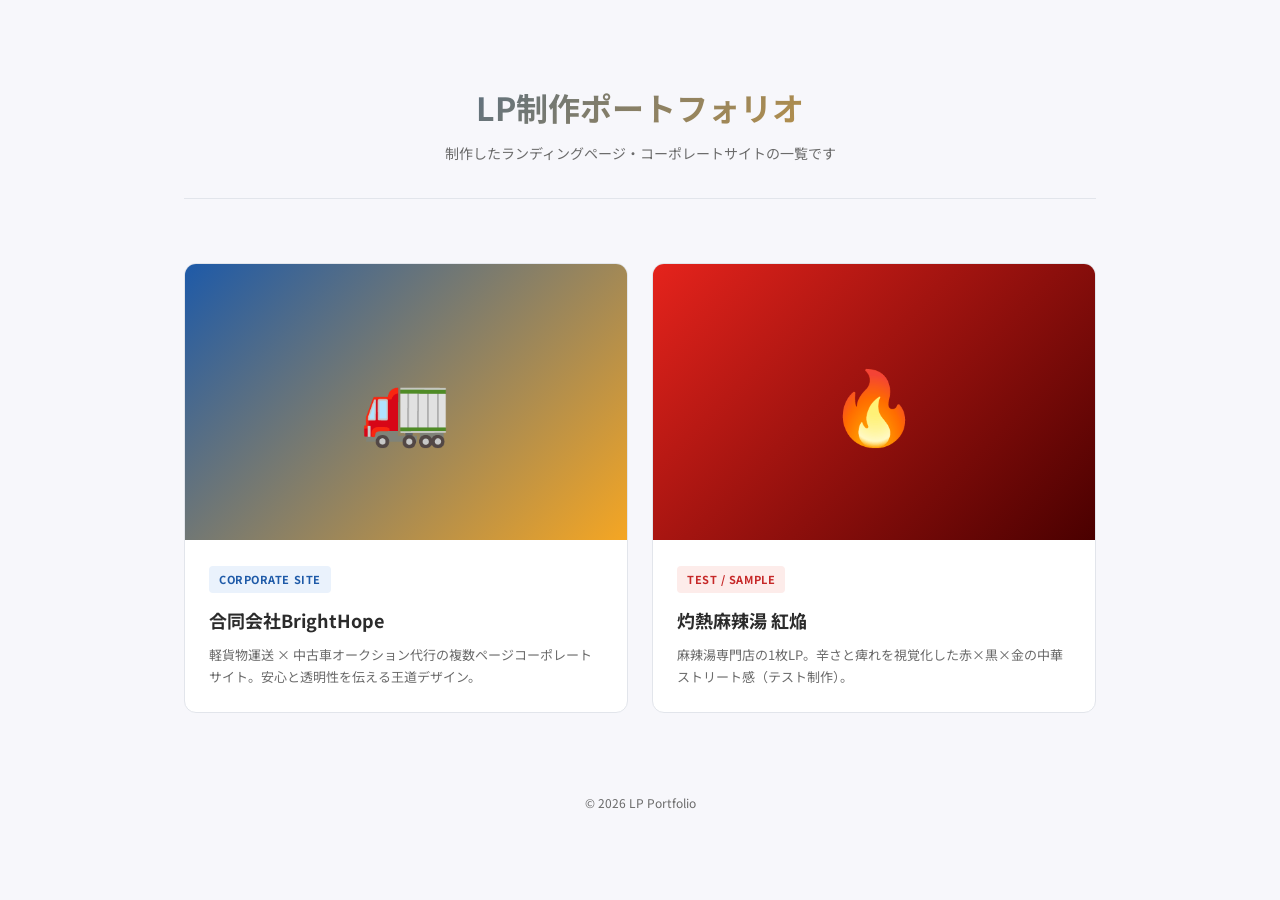
<file: index.html>
<!DOCTYPE html>
<html lang="ja">
<head>
  <meta charset="UTF-8" />
  <meta name="viewport" content="width=device-width, initial-scale=1.0" />
  <title>LP制作ポートフォリオ</title>
  <link rel="preconnect" href="https://fonts.googleapis.com">
  <link rel="preconnect" href="https://fonts.gstatic.com" crossorigin>
  <link href="https://fonts.googleapis.com/css2?family=Noto+Sans+JP:wght@400;500;700;900&display=swap" rel="stylesheet">
  <style>
    * { margin: 0; padding: 0; box-sizing: border-box; }
    body {
      font-family: "Noto Sans JP", -apple-system, sans-serif;
      color: #2b2b2b;
      background: #f7f7fb;
      line-height: 1.7;
      -webkit-font-smoothing: antialiased;
    }
    .wrap { max-width: 960px; margin: 0 auto; padding: 80px 24px; }
    header {
      text-align: center;
      margin-bottom: 64px;
      padding-bottom: 32px;
      border-bottom: 1px solid #e2e5eb;
    }
    header h1 {
      font-size: 32px;
      margin-bottom: 8px;
      background: linear-gradient(135deg, #1e5aa8, #f5a623);
      -webkit-background-clip: text;
      background-clip: text;
      -webkit-text-fill-color: transparent;
    }
    header p { color: #6b6b6b; font-size: 14px; }
    .grid {
      display: grid;
      grid-template-columns: repeat(auto-fit, minmax(280px, 1fr));
      gap: 24px;
    }
    .card {
      background: #fff;
      border-radius: 12px;
      overflow: hidden;
      text-decoration: none;
      color: inherit;
      transition: transform 0.2s, box-shadow 0.2s;
      border: 1px solid #e2e5eb;
    }
    .card:hover {
      transform: translateY(-4px);
      box-shadow: 0 12px 30px rgba(0,0,0,0.08);
    }
    .thumb {
      aspect-ratio: 16/10;
      display: flex;
      align-items: center;
      justify-content: center;
      color: #fff;
      font-size: 72px;
    }
    .thumb-koen { background: linear-gradient(135deg, #e5231c, #4a0000); }
    .thumb-brighthope { background: linear-gradient(135deg, #1e5aa8, #f5a623); }
    .body { padding: 24px; }
    .type {
      display: inline-block;
      background: #eaf2fc;
      color: #1e5aa8;
      font-size: 11px;
      padding: 4px 10px;
      border-radius: 4px;
      margin-bottom: 12px;
      font-weight: 700;
      letter-spacing: 0.05em;
    }
    .type.test { background: #fdecea; color: #c62828; }
    .body h2 { font-size: 18px; margin-bottom: 8px; }
    .body p { color: #6b6b6b; font-size: 13px; }
    footer {
      margin-top: 80px;
      text-align: center;
      color: #6b6b6b;
      font-size: 12px;
    }
  </style>
</head>
<body>
  <div class="wrap">
    <header>
      <h1>LP制作ポートフォリオ</h1>
      <p>制作したランディングページ・コーポレートサイトの一覧です</p>
    </header>

    <div class="grid">
      <a href="brighthope/index.html" class="card">
        <div class="thumb thumb-brighthope">🚛</div>
        <div class="body">
          <span class="type">CORPORATE SITE</span>
          <h2>合同会社BrightHope</h2>
          <p>軽貨物運送 × 中古車オークション代行の複数ページコーポレートサイト。安心と透明性を伝える王道デザイン。</p>
        </div>
      </a>

      <a href="koen/index.html" class="card">
        <div class="thumb thumb-koen">🔥</div>
        <div class="body">
          <span class="type test">TEST / SAMPLE</span>
          <h2>灼熱麻辣湯 紅焔</h2>
          <p>麻辣湯専門店の1枚LP。辛さと痺れを視覚化した赤×黒×金の中華ストリート感（テスト制作）。</p>
        </div>
      </a>
    </div>

    <footer>
      <p>© 2026 LP Portfolio</p>
    </footer>
  </div>
</body>
</html>
</file>
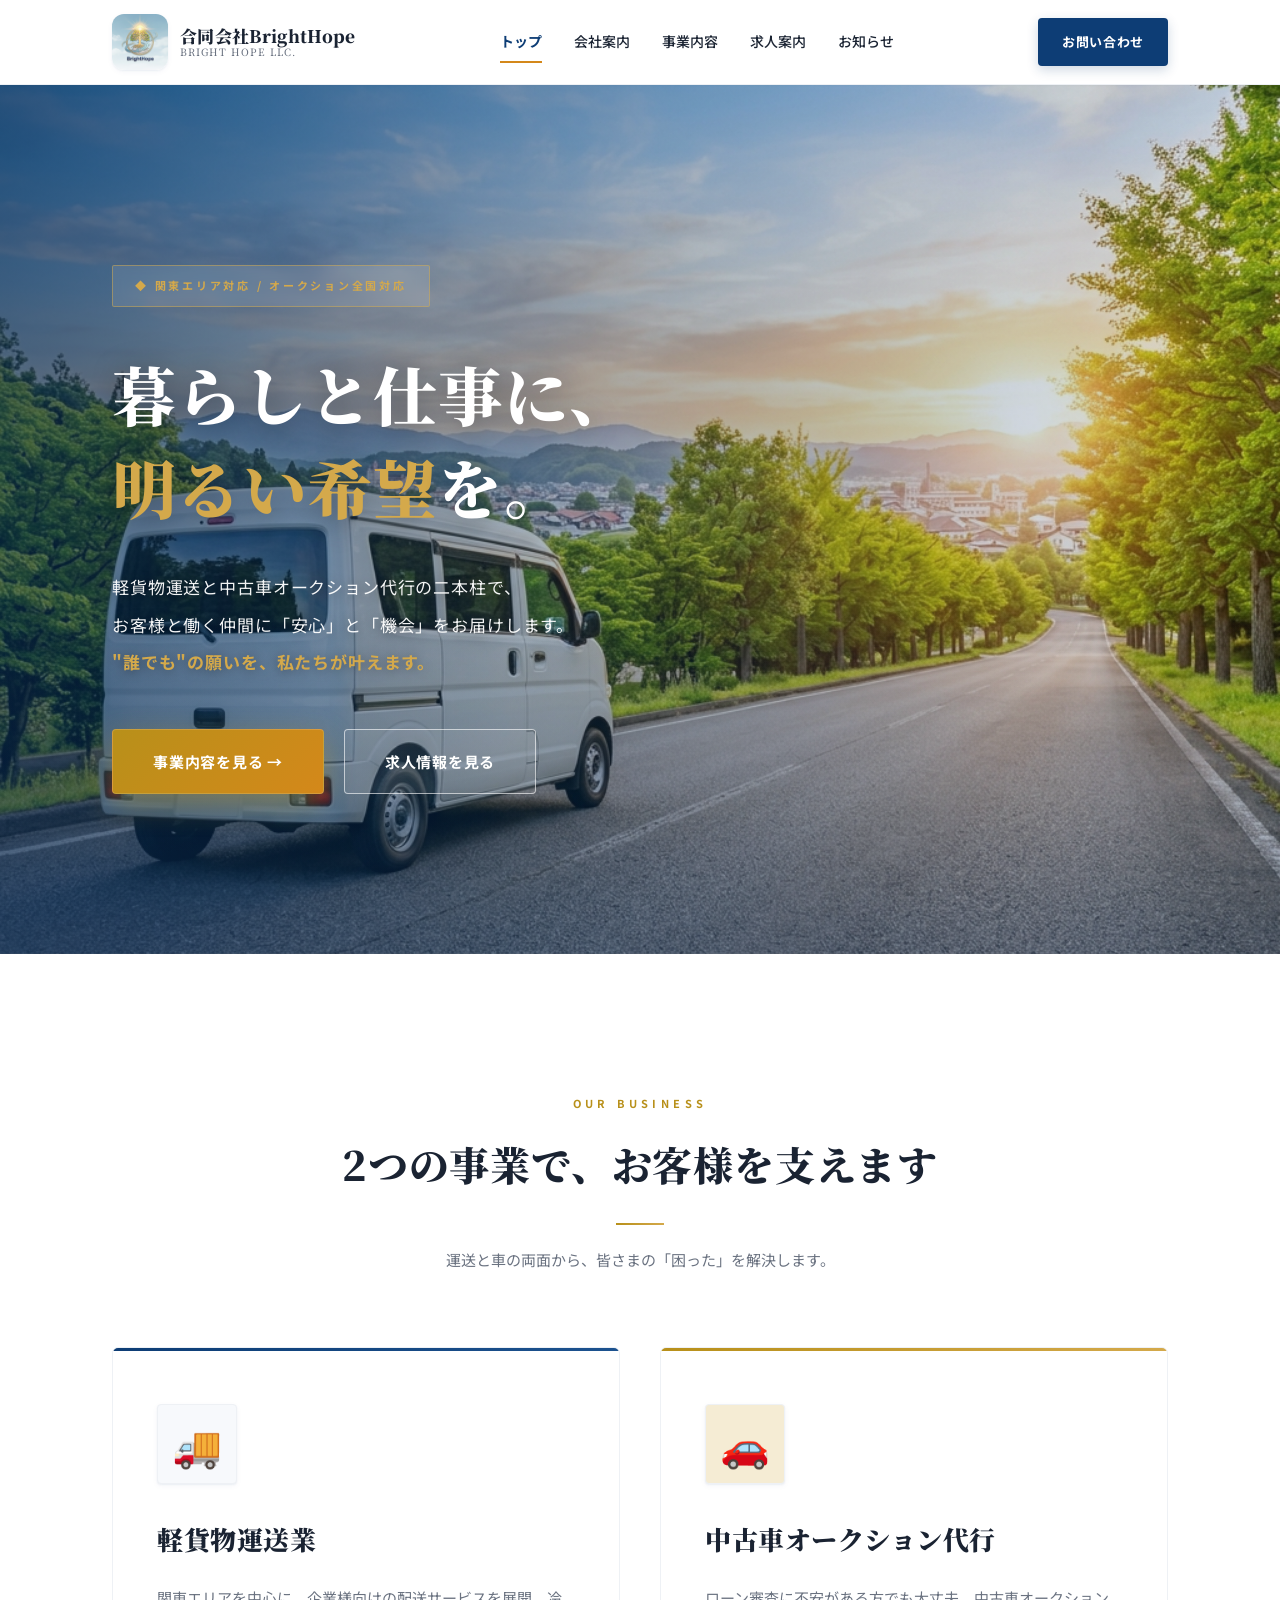
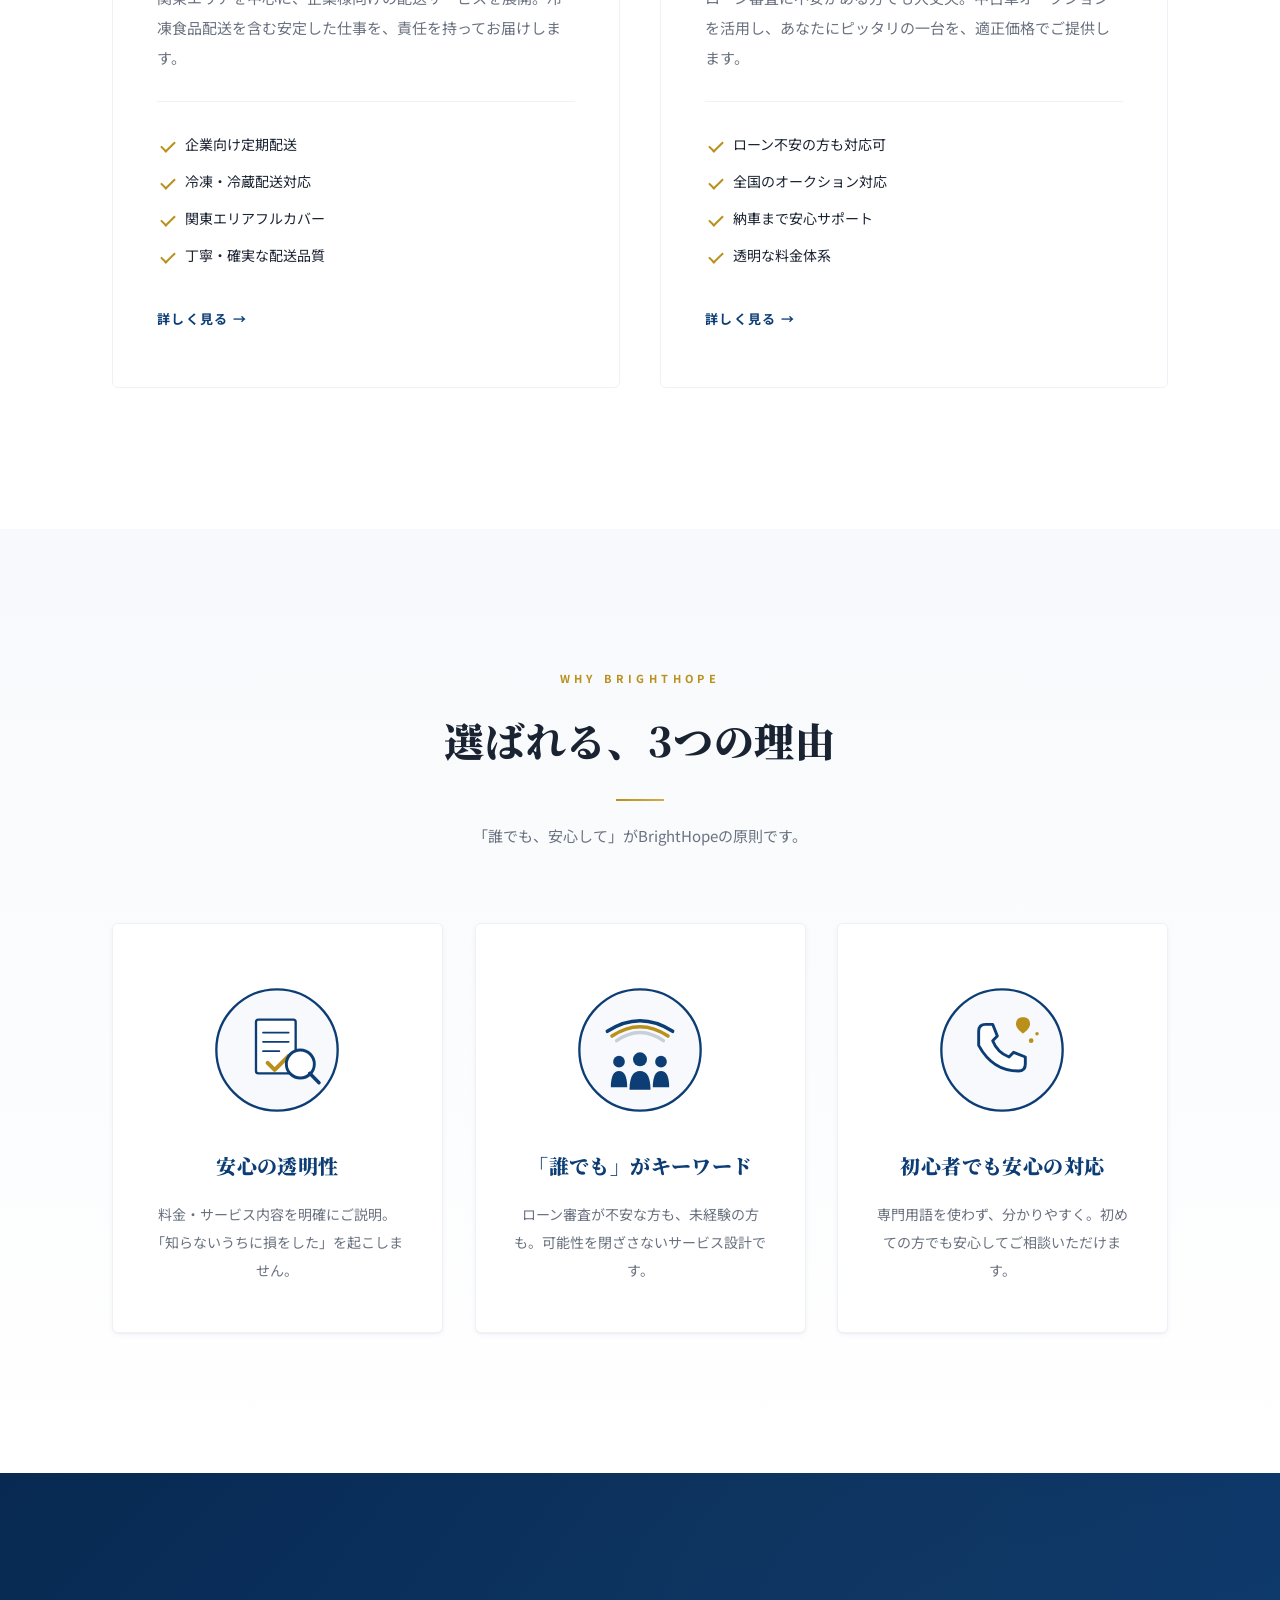
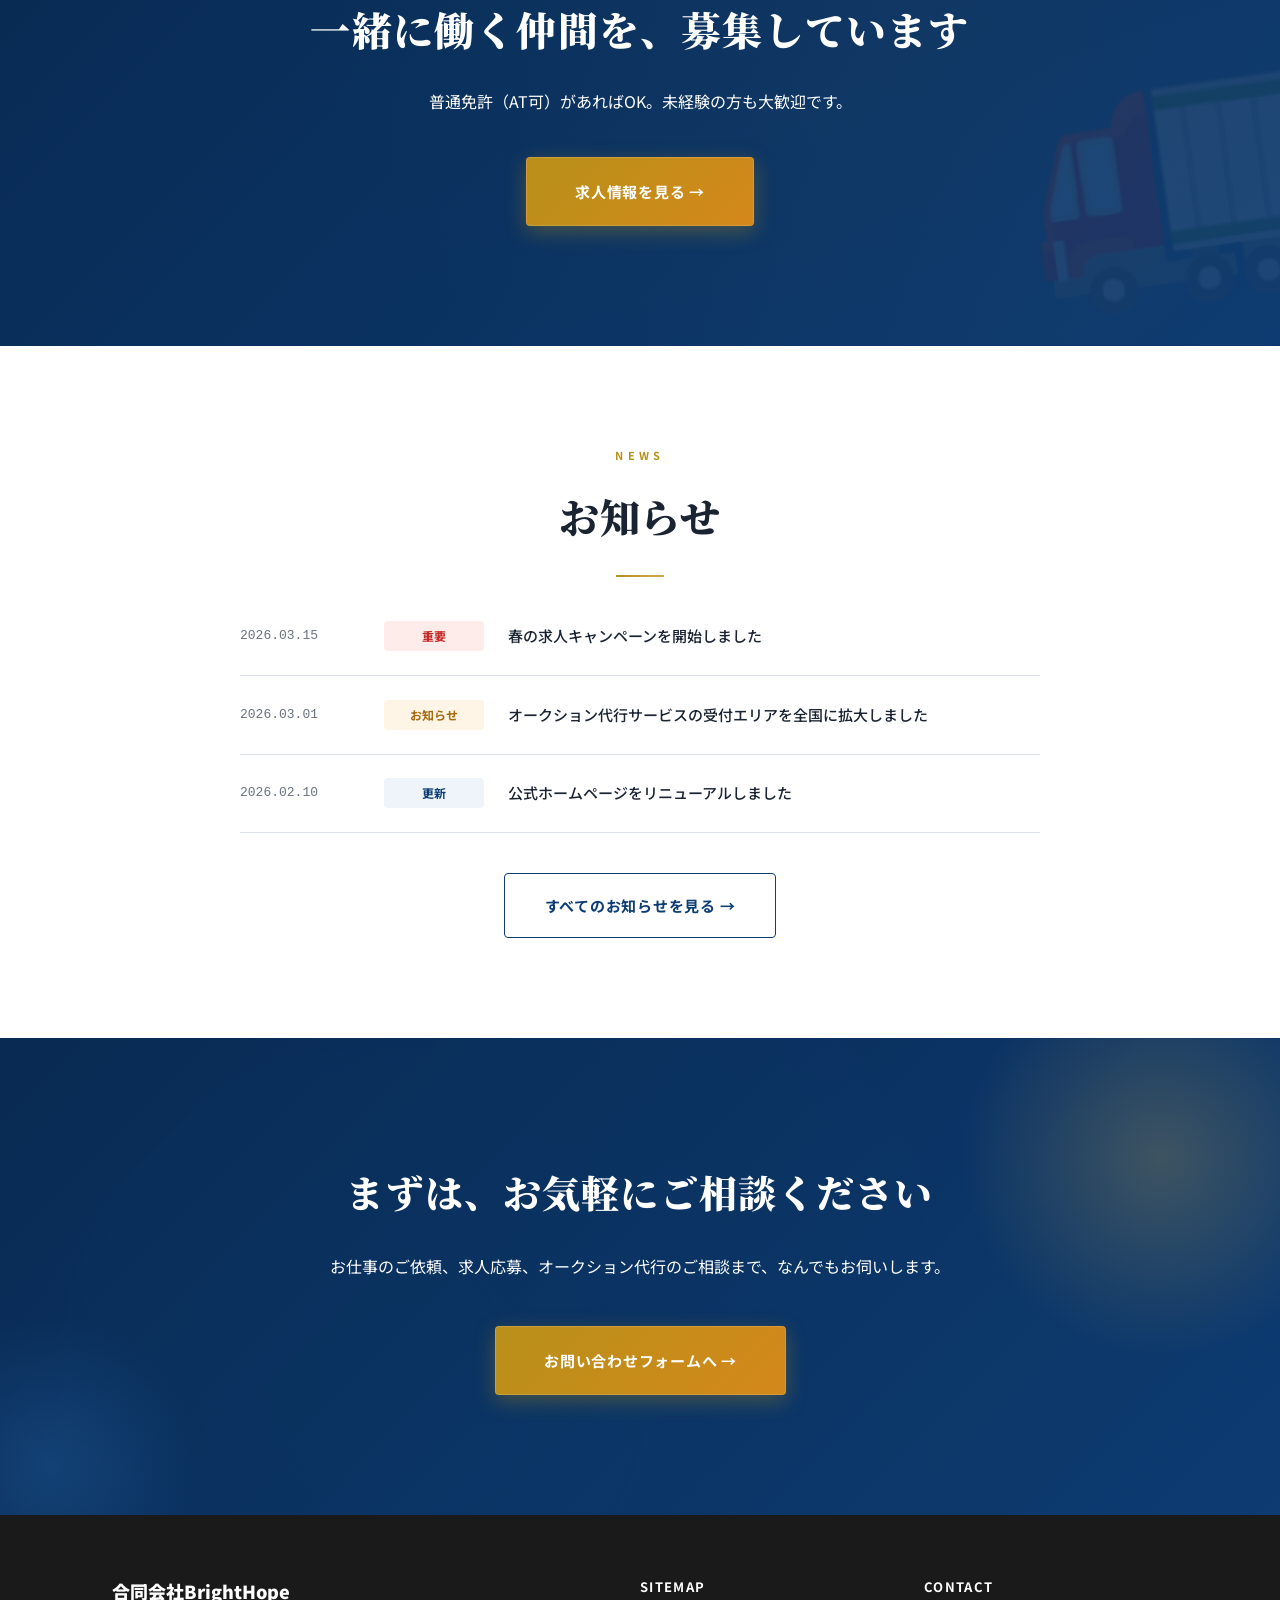
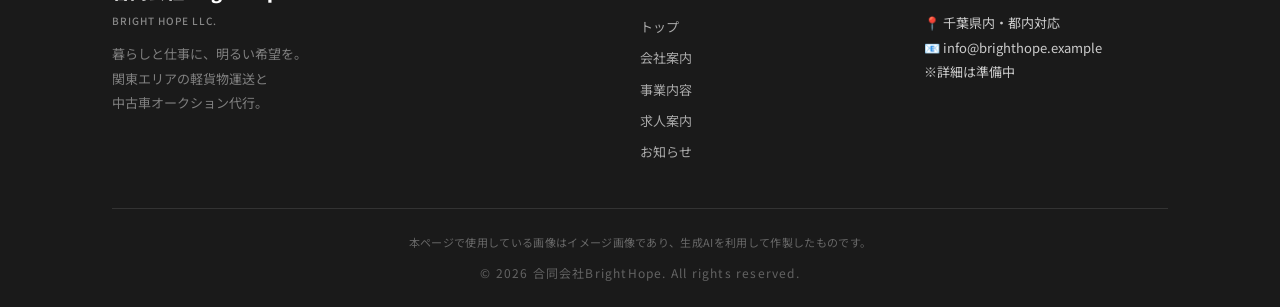
<file: brighthope/index.html>
<!DOCTYPE html>
<html lang="ja">
<head>
  <meta charset="UTF-8" />
  <meta name="viewport" content="width=device-width, initial-scale=1.0" />
  <meta name="description" content="合同会社BrightHope｜関東エリアの軽貨物運送と中古車オークション代行。ローン不安のある方も安心してご利用いただける「誰でも」を叶える車のパートナー。" />
  <meta name="keywords" content="オークション代行,軽貨物業,ブラックリスト,誰でもできる,関東,千葉,運送" />
  <title>合同会社BrightHope｜暮らしと仕事に、明るい希望を。</title>
  <link rel="preconnect" href="https://fonts.googleapis.com">
  <link rel="preconnect" href="https://fonts.gstatic.com" crossorigin>
  <link href="https://fonts.googleapis.com/css2?family=Noto+Sans+JP:wght@400;500;700;900&display=swap" rel="stylesheet">
  <link rel="stylesheet" href="style.css" />
</head>
<body>

  <!-- Header -->
  <header class="site-header">
    <div class="container header-inner">
      <a href="index.html" class="logo">
        <img src="images/logo.png" alt="合同会社BrightHope" class="logo-img">
        <span class="logo-text">
          合同会社BrightHope
          <small>BRIGHT HOPE LLC.</small>
        </span>
      </a>
      <nav class="nav" id="nav">
        <a href="index.html" class="current">トップ</a>
        <a href="about.html">会社案内</a>
        <a href="services.html">事業内容</a>
        <a href="recruit.html">求人案内</a>
        <a href="news.html">お知らせ</a>
      </nav>
      <a href="recruit.html#form" class="header-cta">お問い合わせ</a>
      <button class="menu-toggle" onclick="document.getElementById('nav').classList.toggle('mobile-open')">
        <span></span><span></span><span></span>
      </button>
    </div>
  </header>

  <!-- Hero -->
  <section class="hero">
    <div class="container hero-inner">
      <div class="hero-content">
        <span class="hero-eyebrow">◆ 関東エリア対応 / オークション全国対応</span>
        <h1 class="hero-title">
          暮らしと仕事に、<br>
          <span class="accent">明るい希望</span>を。
        </h1>
        <p class="hero-lead">
          軽貨物運送と中古車オークション代行の二本柱で、<br>
          お客様と働く仲間に「安心」と「機会」をお届けします。<br>
          <strong class="hero-lead-accent">"誰でも"の願いを、私たちが叶えます。</strong>
        </p>
        <div class="hero-cta">
          <a href="services.html" class="btn btn-primary">
            事業内容を見る →
          </a>
          <a href="recruit.html" class="btn btn-ghost">
            求人情報を見る
          </a>
        </div>
      </div>
    </div>
  </section>

  <!-- 2大事業 -->
  <section class="business">
    <div class="container">
      <p class="section-eyebrow">OUR BUSINESS</p>
      <h2 class="section-title">2つの事業で、お客様を支えます</h2>
      <p class="section-lead">運送と車の両面から、皆さまの「困った」を解決します。</p>
      <div class="business-grid">
        <article class="business-card">
          <div class="business-icon">🚚</div>
          <h3>軽貨物運送業</h3>
          <p>関東エリアを中心に、企業様向けの配送サービスを展開。冷凍食品配送を含む安定した仕事を、責任を持ってお届けします。</p>
          <ul class="business-features">
            <li>企業向け定期配送</li>
            <li>冷凍・冷蔵配送対応</li>
            <li>関東エリアフルカバー</li>
            <li>丁寧・確実な配送品質</li>
          </ul>
          <a href="services.html#delivery" class="business-more">詳しく見る →</a>
        </article>
        <article class="business-card">
          <div class="business-icon">🚗</div>
          <h3>中古車オークション代行</h3>
          <p>ローン審査に不安がある方でも大丈夫。中古車オークションを活用し、あなたにピッタリの一台を、適正価格でご提供します。</p>
          <ul class="business-features">
            <li>ローン不安の方も対応可</li>
            <li>全国のオークション対応</li>
            <li>納車まで安心サポート</li>
            <li>透明な料金体系</li>
          </ul>
          <a href="services.html#auction" class="business-more">詳しく見る →</a>
        </article>
      </div>
    </div>
  </section>

  <!-- 選ばれる理由 -->
  <section class="reason">
    <div class="container">
      <p class="section-eyebrow">WHY BRIGHTHOPE</p>
      <h2 class="section-title">選ばれる、3つの理由</h2>
      <p class="section-lead">「誰でも、安心して」がBrightHopeの原則です。</p>
      <div class="reason-grid">
        <article class="reason-card">
          <img src="images/reason-1.svg" alt="安心の透明性" class="reason-icon-img">
          <h3>安心の透明性</h3>
          <p>料金・サービス内容を明確にご説明。「知らないうちに損をした」を起こしません。</p>
        </article>
        <article class="reason-card">
          <img src="images/reason-2.svg" alt="誰でも歓迎" class="reason-icon-img">
          <h3>「誰でも」がキーワード</h3>
          <p>ローン審査が不安な方も、未経験の方も。可能性を閉ざさないサービス設計です。</p>
        </article>
        <article class="reason-card">
          <img src="images/reason-3.svg" alt="初心者に優しいサポート" class="reason-icon-img">
          <h3>初心者でも安心の対応</h3>
          <p>専門用語を使わず、分かりやすく。初めての方でも安心してご相談いただけます。</p>
        </article>
      </div>
    </div>
  </section>

  <!-- 求人バナー -->
  <section class="recruit-banner">
    <div class="container recruit-banner-inner">
      <h2>一緒に働く仲間を、募集しています</h2>
      <p>普通免許（AT可）があればOK。未経験の方も大歓迎です。</p>
      <a href="recruit.html" class="btn btn-orange">求人情報を見る →</a>
    </div>
  </section>

  <!-- お知らせ -->
  <section class="news">
    <div class="container">
      <p class="section-eyebrow">NEWS</p>
      <h2 class="section-title">お知らせ</h2>
      <div class="news-list">
        <div class="news-item">
          <span class="news-date">2026.03.15</span>
          <span class="news-category important">重要</span>
          <p class="news-title"><a href="news.html">春の求人キャンペーンを開始しました</a></p>
        </div>
        <div class="news-item">
          <span class="news-date">2026.03.01</span>
          <span class="news-category event">お知らせ</span>
          <p class="news-title"><a href="news.html">オークション代行サービスの受付エリアを全国に拡大しました</a></p>
        </div>
        <div class="news-item">
          <span class="news-date">2026.02.10</span>
          <span class="news-category">更新</span>
          <p class="news-title"><a href="news.html">公式ホームページをリニューアルしました</a></p>
        </div>
      </div>
      <div class="news-more">
        <a href="news.html" class="btn btn-ghost">すべてのお知らせを見る →</a>
      </div>
    </div>
  </section>

  <!-- CTA -->
  <section class="cta-section">
    <div class="container cta-section-inner">
      <h2>まずは、お気軽にご相談ください</h2>
      <p>お仕事のご依頼、求人応募、オークション代行のご相談まで、なんでもお伺いします。</p>
      <a href="recruit.html#form" class="btn btn-orange">お問い合わせフォームへ →</a>
    </div>
  </section>

  <!-- Footer -->
  <footer class="site-footer">
    <div class="container">
      <div class="footer-grid">
        <div>
          <p class="footer-logo">
            合同会社BrightHope
            <small>BRIGHT HOPE LLC.</small>
          </p>
          <p class="footer-desc">
            暮らしと仕事に、明るい希望を。<br>
            関東エリアの軽貨物運送と<br>
            中古車オークション代行。
          </p>
        </div>
        <div>
          <p class="footer-title">SITEMAP</p>
          <ul>
            <li><a href="index.html">トップ</a></li>
            <li><a href="about.html">会社案内</a></li>
            <li><a href="services.html">事業内容</a></li>
            <li><a href="recruit.html">求人案内</a></li>
            <li><a href="news.html">お知らせ</a></li>
          </ul>
        </div>
        <div>
          <p class="footer-title">CONTACT</p>
          <p class="footer-contact">
            📍 千葉県内・都内対応<br>
            📧 info@brighthope.example<br>
            ※詳細は準備中
          </p>
        </div>
      </div>
      <p class="footer-disclaimer">本ページで使用している画像はイメージ画像であり、生成AIを利用して作製したものです。</p>
      <p class="copyright">© 2026 合同会社BrightHope. All rights reserved.</p>
    </div>
  </footer>

  <script src="scripts/animations.js" defer></script>
</body>
</html>
</file>
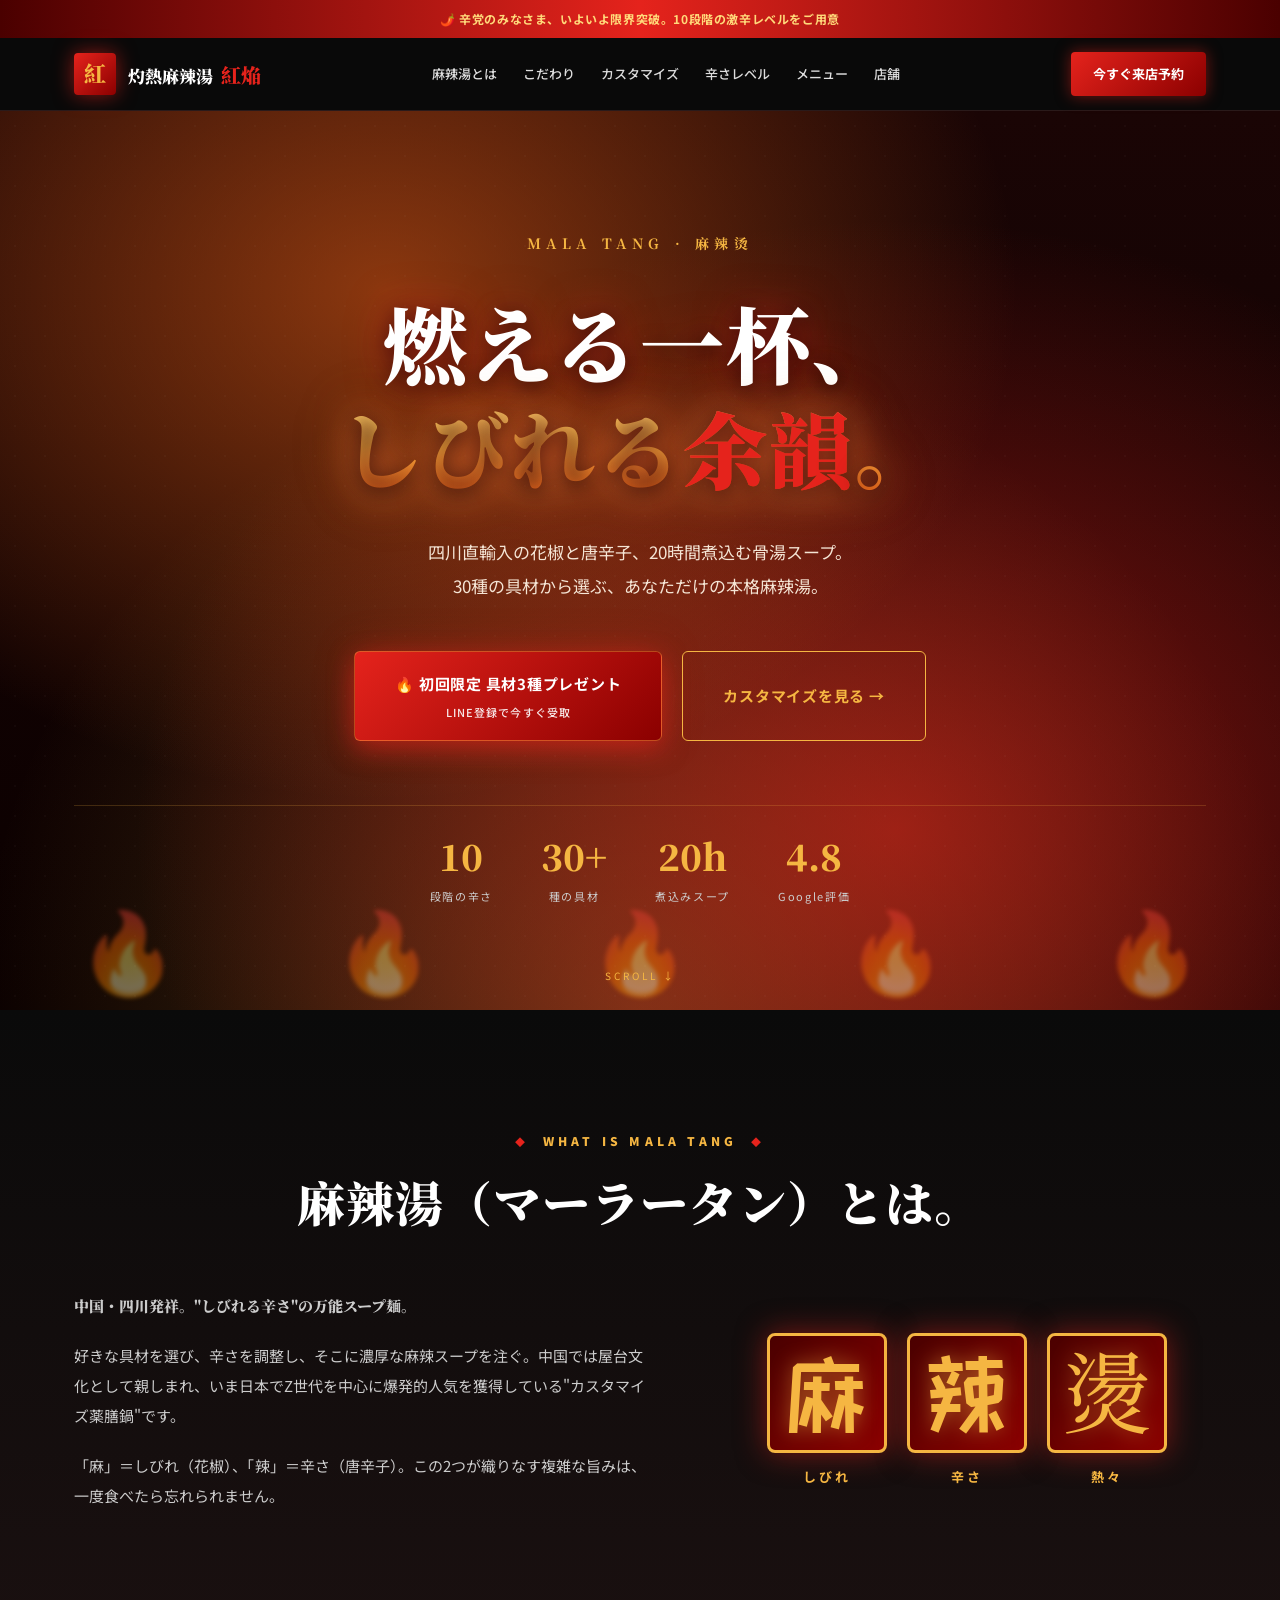
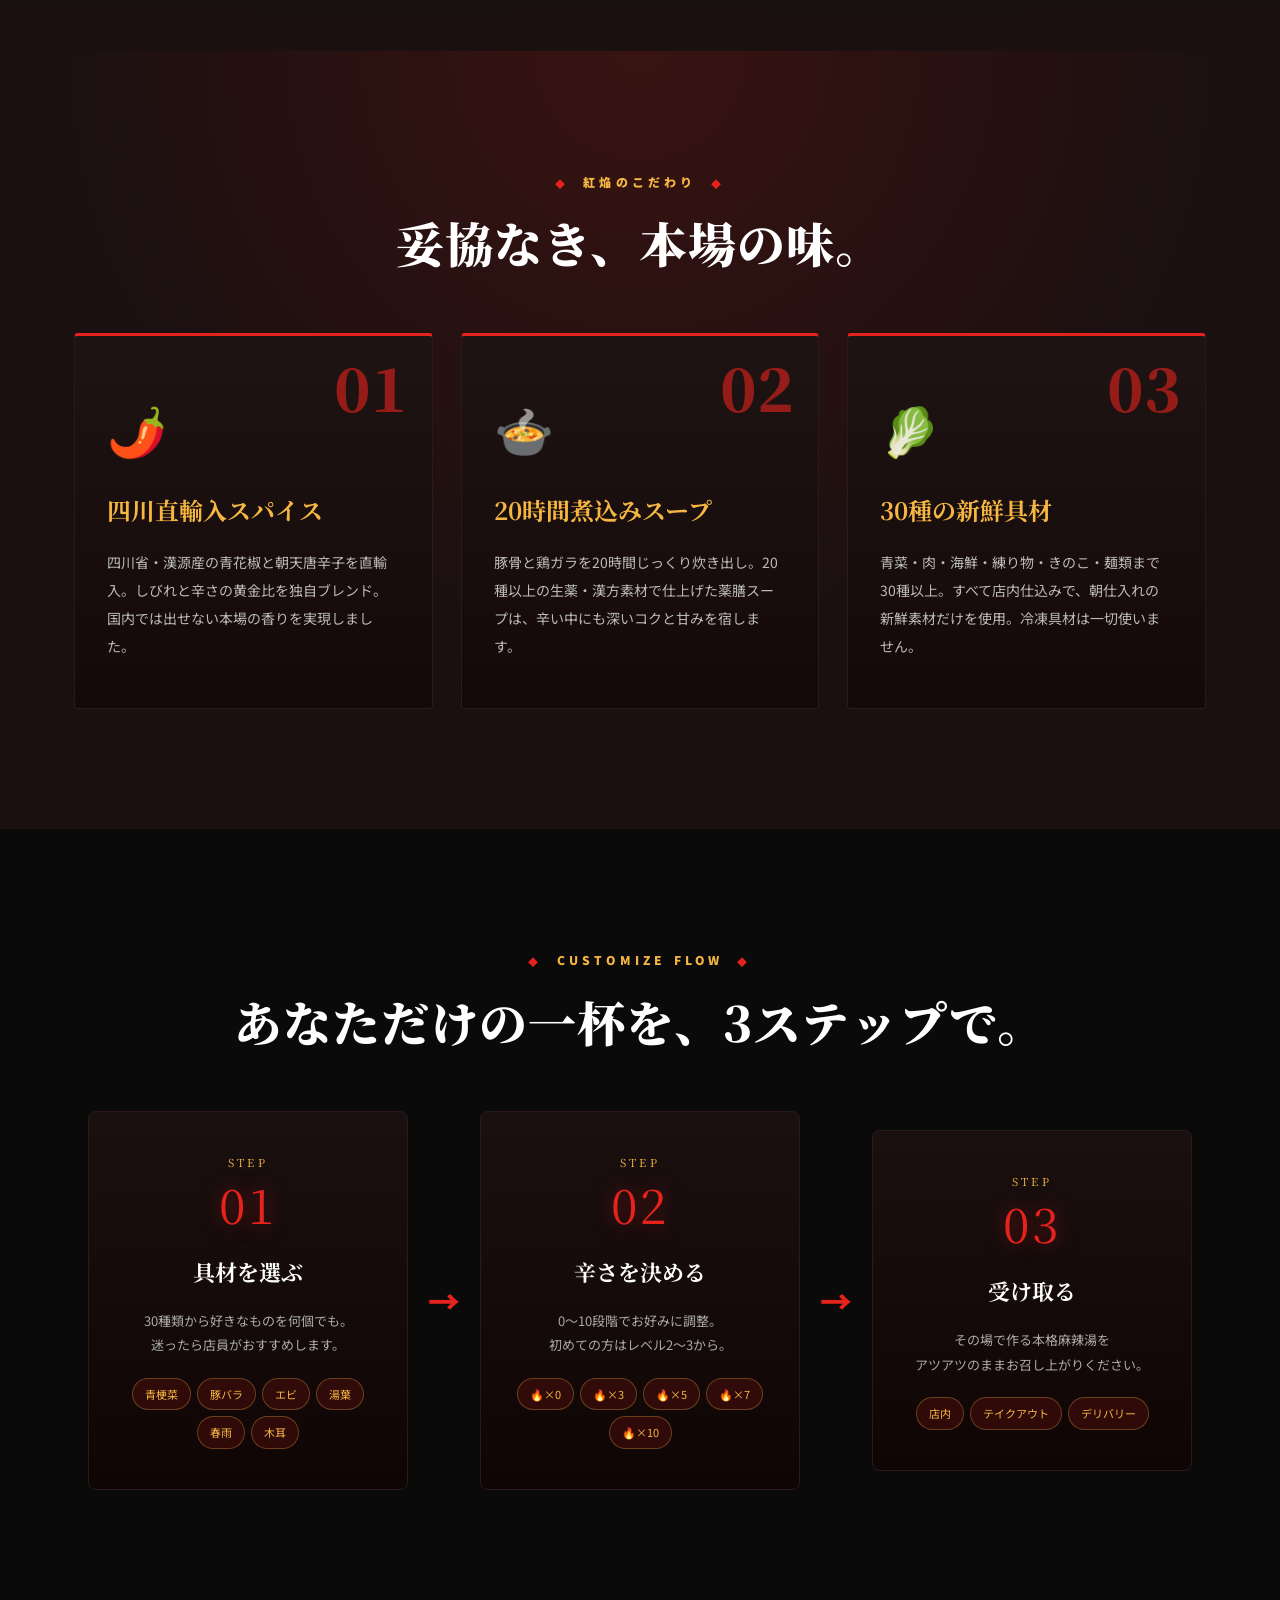
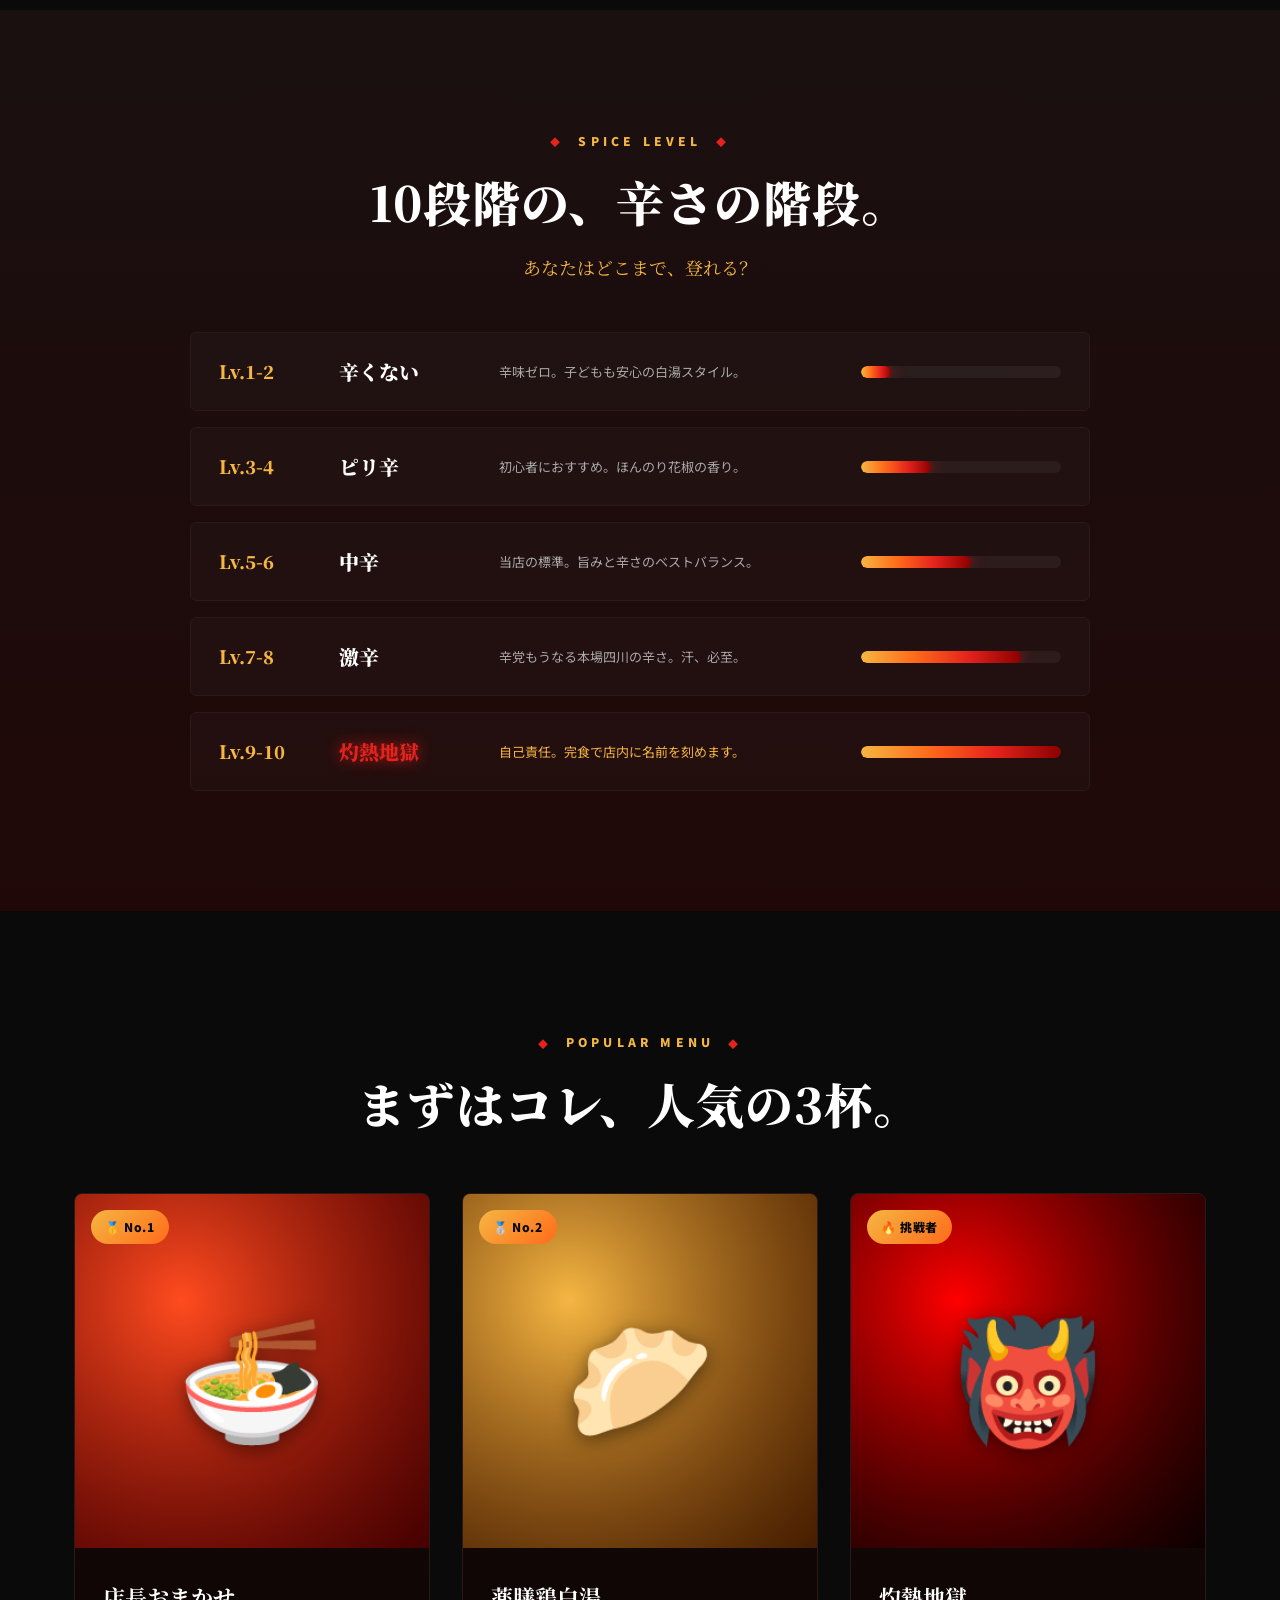
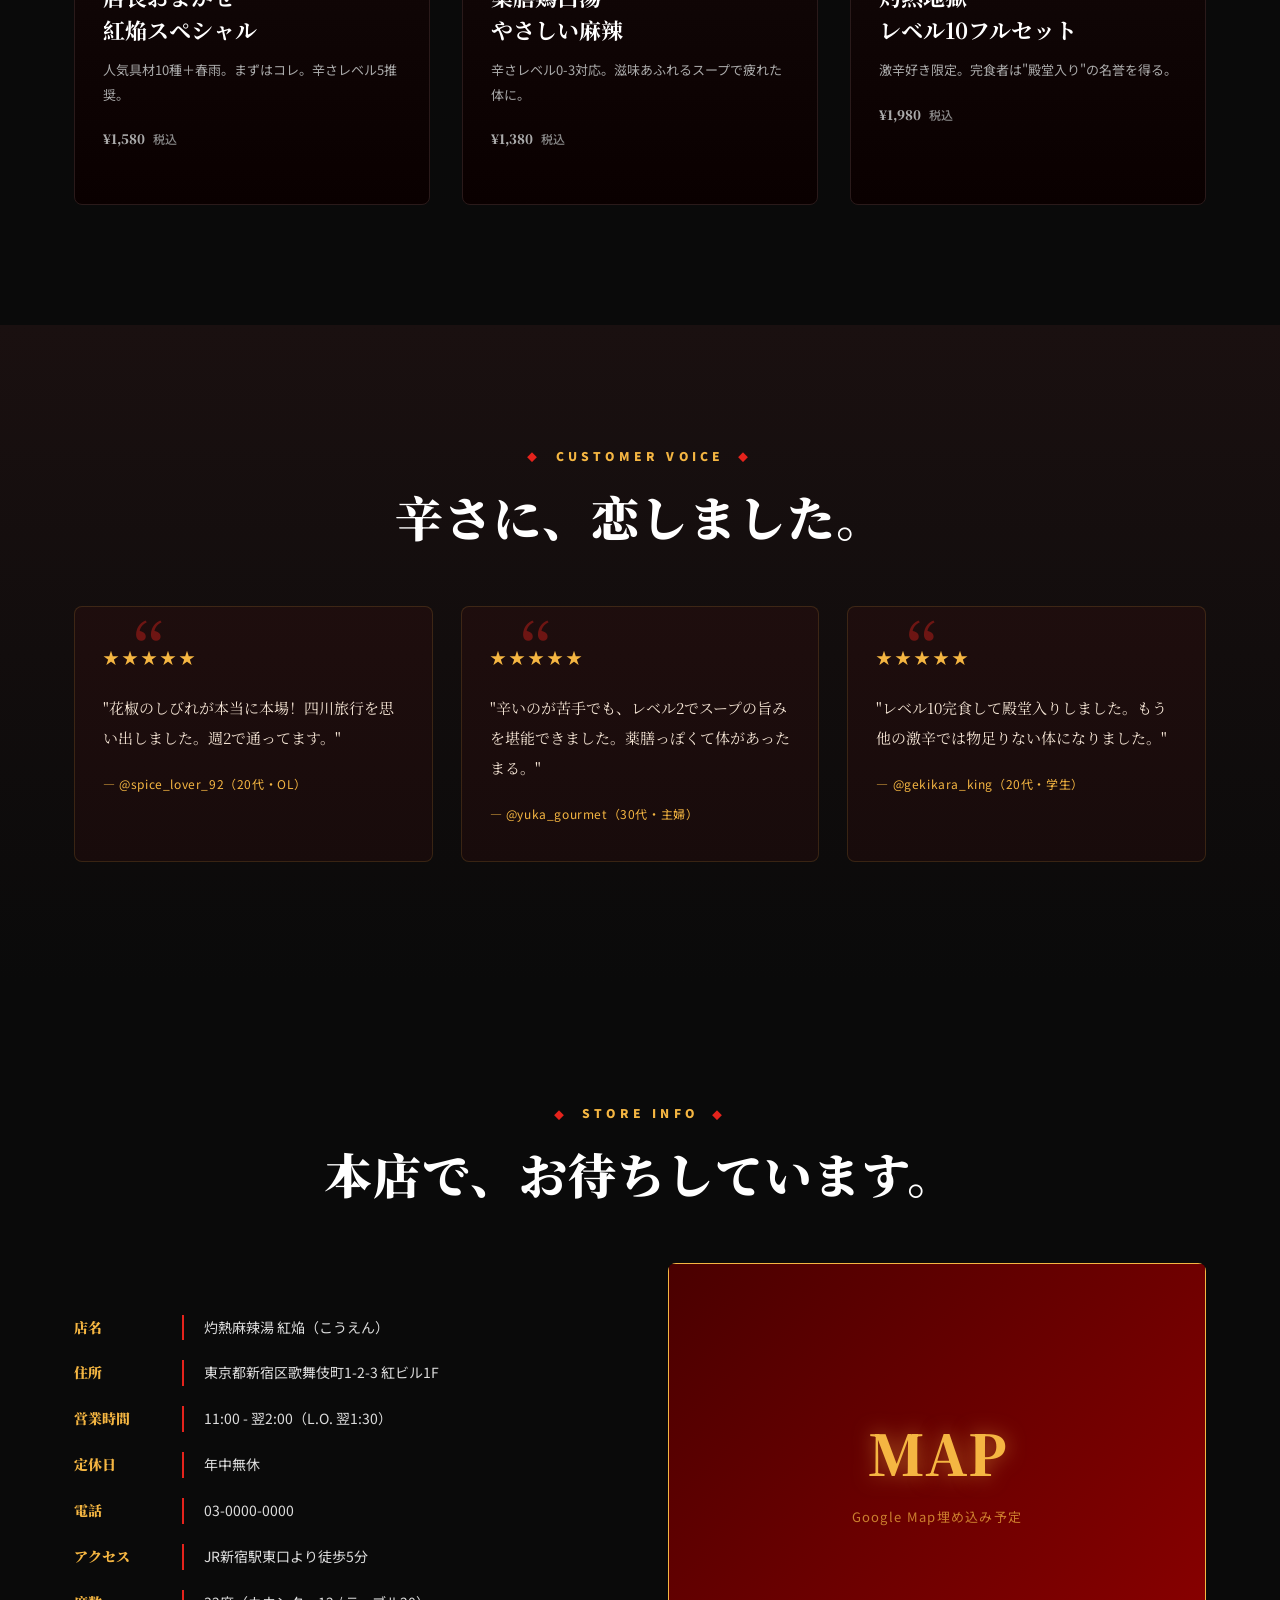
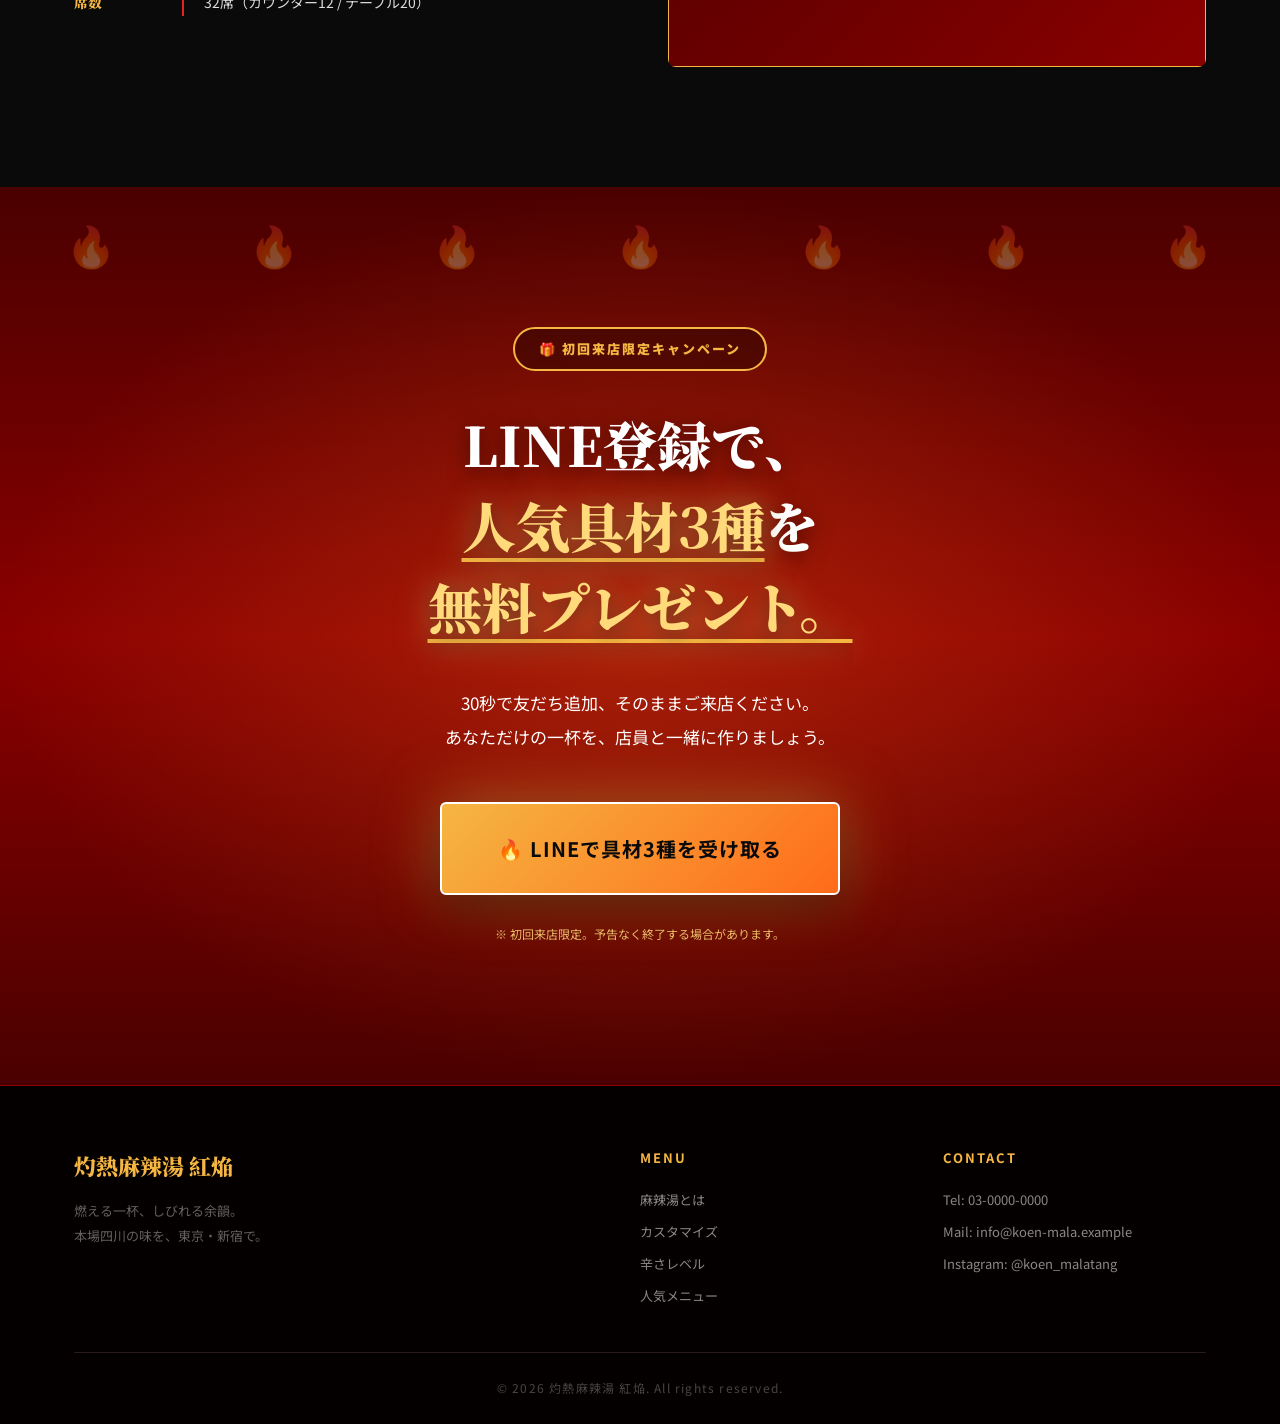
<file: koen/index.html>
<!DOCTYPE html>
<html lang="ja">
<head>
  <meta charset="UTF-8" />
  <meta name="viewport" content="width=device-width, initial-scale=1.0" />
  <meta name="description" content="灼熱麻辣湯 紅焔｜本場四川の花椒がしびれる、あなただけの一杯をカスタマイズ。辛さレベル10段階から選べる本格麻辣湯専門店。" />
  <title>灼熱麻辣湯 紅焔｜燃える一杯、しびれる余韻。</title>
  <link rel="preconnect" href="https://fonts.googleapis.com">
  <link rel="preconnect" href="https://fonts.gstatic.com" crossorigin>
  <link href="https://fonts.googleapis.com/css2?family=ZCOOL+KuaiLe&family=Noto+Serif+SC:wght@700;900&family=Noto+Sans+JP:wght@400;500;700;900&display=swap" rel="stylesheet">
  <link rel="stylesheet" href="style.css" />
</head>
<body>

  <!-- Warning banner -->
  <div class="banner-top">
    <span>🌶️ 辛党のみなさま、いよいよ限界突破。10段階の激辛レベルをご用意</span>
  </div>

  <!-- Header -->
  <header class="site-header">
    <div class="container header-inner">
      <a href="#" class="logo">
        <span class="logo-mark">紅</span>
        <span class="logo-text">灼熱麻辣湯 <em>紅焔</em></span>
      </a>
      <nav class="nav">
        <a href="#about">麻辣湯とは</a>
        <a href="#reason">こだわり</a>
        <a href="#custom">カスタマイズ</a>
        <a href="#level">辛さレベル</a>
        <a href="#menu">メニュー</a>
        <a href="#access">店舗</a>
      </nav>
      <a href="#cta" class="header-cta">今すぐ来店予約</a>
    </div>
  </header>

  <!-- Hero -->
  <section class="hero">
    <div class="hero-flames">
      <span>🔥</span><span>🔥</span><span>🔥</span><span>🔥</span><span>🔥</span>
    </div>
    <div class="hero-bg"></div>
    <div class="container hero-inner">
      <p class="hero-eyebrow">MALA TANG · 麻辣烫</p>
      <h1 class="hero-title">
        <span class="title-line-1">燃える一杯、</span>
        <span class="title-line-2">しびれる<em>余韻</em>。</span>
      </h1>
      <p class="hero-lead">
        四川直輸入の花椒と唐辛子、20時間煮込む骨湯スープ。<br />
        30種の具材から選ぶ、あなただけの本格麻辣湯。
      </p>
      <div class="hero-cta">
        <a href="#cta" class="btn btn-primary">
          🔥 初回限定 具材3種プレゼント
          <span class="btn-sub">LINE登録で今すぐ受取</span>
        </a>
        <a href="#custom" class="btn btn-ghost">カスタマイズを見る →</a>
      </div>
      <ul class="hero-stats">
        <li><strong>10</strong><span>段階の辛さ</span></li>
        <li><strong>30+</strong><span>種の具材</span></li>
        <li><strong>20h</strong><span>煮込みスープ</span></li>
        <li><strong>4.8</strong><span>Google評価</span></li>
      </ul>
    </div>
    <div class="hero-scroll">SCROLL ↓</div>
  </section>

  <!-- About -->
  <section class="about" id="about">
    <div class="container">
      <p class="section-eyebrow">WHAT IS MALA TANG</p>
      <h2 class="section-title">麻辣湯（マーラータン）とは。</h2>
      <div class="about-grid">
        <div class="about-text">
          <p class="about-lead">中国・四川発祥。<br class="sp-only">"しびれる辛さ"の万能スープ麺。</p>
          <p>好きな具材を選び、辛さを調整し、そこに濃厚な麻辣スープを注ぐ。中国では屋台文化として親しまれ、いま日本でZ世代を中心に爆発的人気を獲得している"カスタマイズ薬膳鍋"です。</p>
          <p>「麻」＝しびれ（花椒）、「辣」＝辛さ（唐辛子）。この2つが織りなす複雑な旨みは、一度食べたら忘れられません。</p>
        </div>
        <div class="about-visual">
          <div class="ideogram">
            <span class="char">麻</span>
            <span class="char-sub">しびれ</span>
          </div>
          <div class="ideogram">
            <span class="char">辣</span>
            <span class="char-sub">辛さ</span>
          </div>
          <div class="ideogram">
            <span class="char">燙</span>
            <span class="char-sub">熱々</span>
          </div>
        </div>
      </div>
    </div>
  </section>

  <!-- Reason -->
  <section class="reason" id="reason">
    <div class="container">
      <p class="section-eyebrow">紅焔のこだわり</p>
      <h2 class="section-title">妥協なき、本場の味。</h2>
      <div class="reason-grid">
        <article class="reason-card">
          <div class="reason-num">01</div>
          <div class="reason-icon">🌶️</div>
          <h3>四川直輸入スパイス</h3>
          <p>四川省・漢源産の青花椒と朝天唐辛子を直輸入。しびれと辛さの黄金比を独自ブレンド。国内では出せない本場の香りを実現しました。</p>
        </article>
        <article class="reason-card">
          <div class="reason-num">02</div>
          <div class="reason-icon">🍲</div>
          <h3>20時間煮込みスープ</h3>
          <p>豚骨と鶏ガラを20時間じっくり炊き出し。20種以上の生薬・漢方素材で仕上げた薬膳スープは、辛い中にも深いコクと甘みを宿します。</p>
        </article>
        <article class="reason-card">
          <div class="reason-num">03</div>
          <div class="reason-icon">🥬</div>
          <h3>30種の新鮮具材</h3>
          <p>青菜・肉・海鮮・練り物・きのこ・麺類まで30種以上。すべて店内仕込みで、朝仕入れの新鮮素材だけを使用。冷凍具材は一切使いません。</p>
        </article>
      </div>
    </div>
  </section>

  <!-- Customize Flow -->
  <section class="custom" id="custom">
    <div class="container">
      <p class="section-eyebrow">CUSTOMIZE FLOW</p>
      <h2 class="section-title">あなただけの一杯を、3ステップで。</h2>
      <div class="step-grid">
        <div class="step-card">
          <div class="step-num">STEP<br><span>01</span></div>
          <h3>具材を選ぶ</h3>
          <p>30種類から好きなものを何個でも。<br>迷ったら店員がおすすめします。</p>
          <div class="step-tags">
            <span>青梗菜</span><span>豚バラ</span><span>エビ</span>
            <span>湯葉</span><span>春雨</span><span>木耳</span>
          </div>
        </div>
        <div class="step-arrow">→</div>
        <div class="step-card">
          <div class="step-num">STEP<br><span>02</span></div>
          <h3>辛さを決める</h3>
          <p>0〜10段階でお好みに調整。<br>初めての方はレベル2〜3から。</p>
          <div class="step-tags">
            <span>🔥×0</span><span>🔥×3</span><span>🔥×5</span>
            <span>🔥×7</span><span>🔥×10</span>
          </div>
        </div>
        <div class="step-arrow">→</div>
        <div class="step-card">
          <div class="step-num">STEP<br><span>03</span></div>
          <h3>受け取る</h3>
          <p>その場で作る本格麻辣湯を<br>アツアツのままお召し上がりください。</p>
          <div class="step-tags">
            <span>店内</span><span>テイクアウト</span><span>デリバリー</span>
          </div>
        </div>
      </div>
    </div>
  </section>

  <!-- Spice Level -->
  <section class="level" id="level">
    <div class="container">
      <p class="section-eyebrow">SPICE LEVEL</p>
      <h2 class="section-title">10段階の、辛さの階段。</h2>
      <p class="section-lead">あなたはどこまで、登れる？</p>
      <div class="level-list">
        <div class="level-item lv-1">
          <div class="level-num">Lv.1-2</div>
          <div class="level-name">辛くない</div>
          <div class="level-desc">辛味ゼロ。子どもも安心の白湯スタイル。</div>
          <div class="level-bar"><span style="width:15%"></span></div>
        </div>
        <div class="level-item lv-2">
          <div class="level-num">Lv.3-4</div>
          <div class="level-name">ピリ辛</div>
          <div class="level-desc">初心者におすすめ。ほんのり花椒の香り。</div>
          <div class="level-bar"><span style="width:35%"></span></div>
        </div>
        <div class="level-item lv-3">
          <div class="level-num">Lv.5-6</div>
          <div class="level-name">中辛</div>
          <div class="level-desc">当店の標準。旨みと辛さのベストバランス。</div>
          <div class="level-bar"><span style="width:55%"></span></div>
        </div>
        <div class="level-item lv-4">
          <div class="level-num">Lv.7-8</div>
          <div class="level-name">激辛</div>
          <div class="level-desc">辛党もうなる本場四川の辛さ。汗、必至。</div>
          <div class="level-bar"><span style="width:80%"></span></div>
        </div>
        <div class="level-item lv-5">
          <div class="level-num">Lv.9-10</div>
          <div class="level-name">灼熱地獄</div>
          <div class="level-desc">自己責任。完食で店内に名前を刻めます。</div>
          <div class="level-bar"><span style="width:100%"></span></div>
        </div>
      </div>
    </div>
  </section>

  <!-- Menu -->
  <section class="menu" id="menu">
    <div class="container">
      <p class="section-eyebrow">POPULAR MENU</p>
      <h2 class="section-title">まずはコレ、人気の3杯。</h2>
      <div class="menu-grid">
        <article class="menu-card">
          <div class="menu-badge">🥇 No.1</div>
          <div class="menu-img" style="background: radial-gradient(circle at 30% 30%, #ff4b1f, #8b0000);">
            <span class="menu-emoji">🍜</span>
          </div>
          <div class="menu-body">
            <h3>店長おまかせ<br>紅焔スペシャル</h3>
            <p>人気具材10種＋春雨。まずはコレ。辛さレベル5推奨。</p>
            <p class="menu-price">¥1,580<span>税込</span></p>
          </div>
        </article>
        <article class="menu-card">
          <div class="menu-badge">🥈 No.2</div>
          <div class="menu-img" style="background: radial-gradient(circle at 30% 30%, #f5b642, #8b3a00);">
            <span class="menu-emoji">🥟</span>
          </div>
          <div class="menu-body">
            <h3>薬膳鶏白湯<br>やさしい麻辣</h3>
            <p>辛さレベル0-3対応。滋味あふれるスープで疲れた体に。</p>
            <p class="menu-price">¥1,380<span>税込</span></p>
          </div>
        </article>
        <article class="menu-card">
          <div class="menu-badge">🔥 挑戦者</div>
          <div class="menu-img" style="background: radial-gradient(circle at 30% 30%, #ff0000, #1a0000);">
            <span class="menu-emoji">👹</span>
          </div>
          <div class="menu-body">
            <h3>灼熱地獄<br>レベル10フルセット</h3>
            <p>激辛好き限定。完食者は"殿堂入り"の名誉を得る。</p>
            <p class="menu-price">¥1,980<span>税込</span></p>
          </div>
        </article>
      </div>
    </div>
  </section>

  <!-- Voice -->
  <section class="voice">
    <div class="container">
      <p class="section-eyebrow">CUSTOMER VOICE</p>
      <h2 class="section-title">辛さに、恋しました。</h2>
      <div class="voice-grid">
        <blockquote class="voice-card">
          <div class="voice-stars">★★★★★</div>
          <p>"花椒のしびれが本当に本場！四川旅行を思い出しました。週2で通ってます。"</p>
          <footer>— @spice_lover_92（20代・OL）</footer>
        </blockquote>
        <blockquote class="voice-card">
          <div class="voice-stars">★★★★★</div>
          <p>"辛いのが苦手でも、レベル2でスープの旨みを堪能できました。薬膳っぽくて体があったまる。"</p>
          <footer>— @yuka_gourmet（30代・主婦）</footer>
        </blockquote>
        <blockquote class="voice-card">
          <div class="voice-stars">★★★★★</div>
          <p>"レベル10完食して殿堂入りしました。もう他の激辛では物足りない体になりました。"</p>
          <footer>— @gekikara_king（20代・学生）</footer>
        </blockquote>
      </div>
    </div>
  </section>

  <!-- Access -->
  <section class="access" id="access">
    <div class="container">
      <p class="section-eyebrow">STORE INFO</p>
      <h2 class="section-title">本店で、お待ちしています。</h2>
      <div class="access-grid">
        <div class="access-info">
          <dl>
            <dt>店名</dt><dd>灼熱麻辣湯 紅焔（こうえん）</dd>
            <dt>住所</dt><dd>東京都新宿区歌舞伎町1-2-3 紅ビル1F</dd>
            <dt>営業時間</dt><dd>11:00 - 翌2:00（L.O. 翌1:30）</dd>
            <dt>定休日</dt><dd>年中無休</dd>
            <dt>電話</dt><dd>03-0000-0000</dd>
            <dt>アクセス</dt><dd>JR新宿駅東口より徒歩5分</dd>
            <dt>席数</dt><dd>32席（カウンター12 / テーブル20）</dd>
          </dl>
        </div>
        <div class="access-map">
          <div class="map-placeholder">
            <span>MAP</span>
            <p>Google Map埋め込み予定</p>
          </div>
        </div>
      </div>
    </div>
  </section>

  <!-- CTA -->
  <section class="cta" id="cta">
    <div class="cta-flames">
      <span>🔥</span><span>🔥</span><span>🔥</span><span>🔥</span><span>🔥</span><span>🔥</span><span>🔥</span>
    </div>
    <div class="container container-narrow">
      <p class="cta-eyebrow">🎁 初回来店限定キャンペーン</p>
      <h2 class="cta-title">
        LINE登録で、<br />
        <span class="cta-highlight">人気具材3種</span>を<br />
        <span class="cta-highlight">無料プレゼント。</span>
      </h2>
      <p class="cta-lead">
        30秒で友だち追加、そのままご来店ください。<br />
        あなただけの一杯を、店員と一緒に作りましょう。
      </p>
      <a href="#" class="btn btn-primary btn-large">
        🔥 LINEで具材3種を受け取る
      </a>
      <p class="cta-note">※ 初回来店限定。予告なく終了する場合があります。</p>
    </div>
  </section>

  <!-- Footer -->
  <footer class="site-footer">
    <div class="container">
      <div class="footer-grid">
        <div>
          <p class="footer-logo">灼熱麻辣湯 紅焔</p>
          <p class="footer-desc">燃える一杯、しびれる余韻。<br>本場四川の味を、東京・新宿で。</p>
        </div>
        <div>
          <p class="footer-title">MENU</p>
          <ul>
            <li><a href="#about">麻辣湯とは</a></li>
            <li><a href="#custom">カスタマイズ</a></li>
            <li><a href="#level">辛さレベル</a></li>
            <li><a href="#menu">人気メニュー</a></li>
          </ul>
        </div>
        <div>
          <p class="footer-title">CONTACT</p>
          <ul>
            <li>Tel: 03-0000-0000</li>
            <li>Mail: info@koen-mala.example</li>
            <li>Instagram: @koen_malatang</li>
          </ul>
        </div>
      </div>
      <p class="copyright">© 2026 灼熱麻辣湯 紅焔. All rights reserved.</p>
    </div>
  </footer>

</body>
</html>
</file>
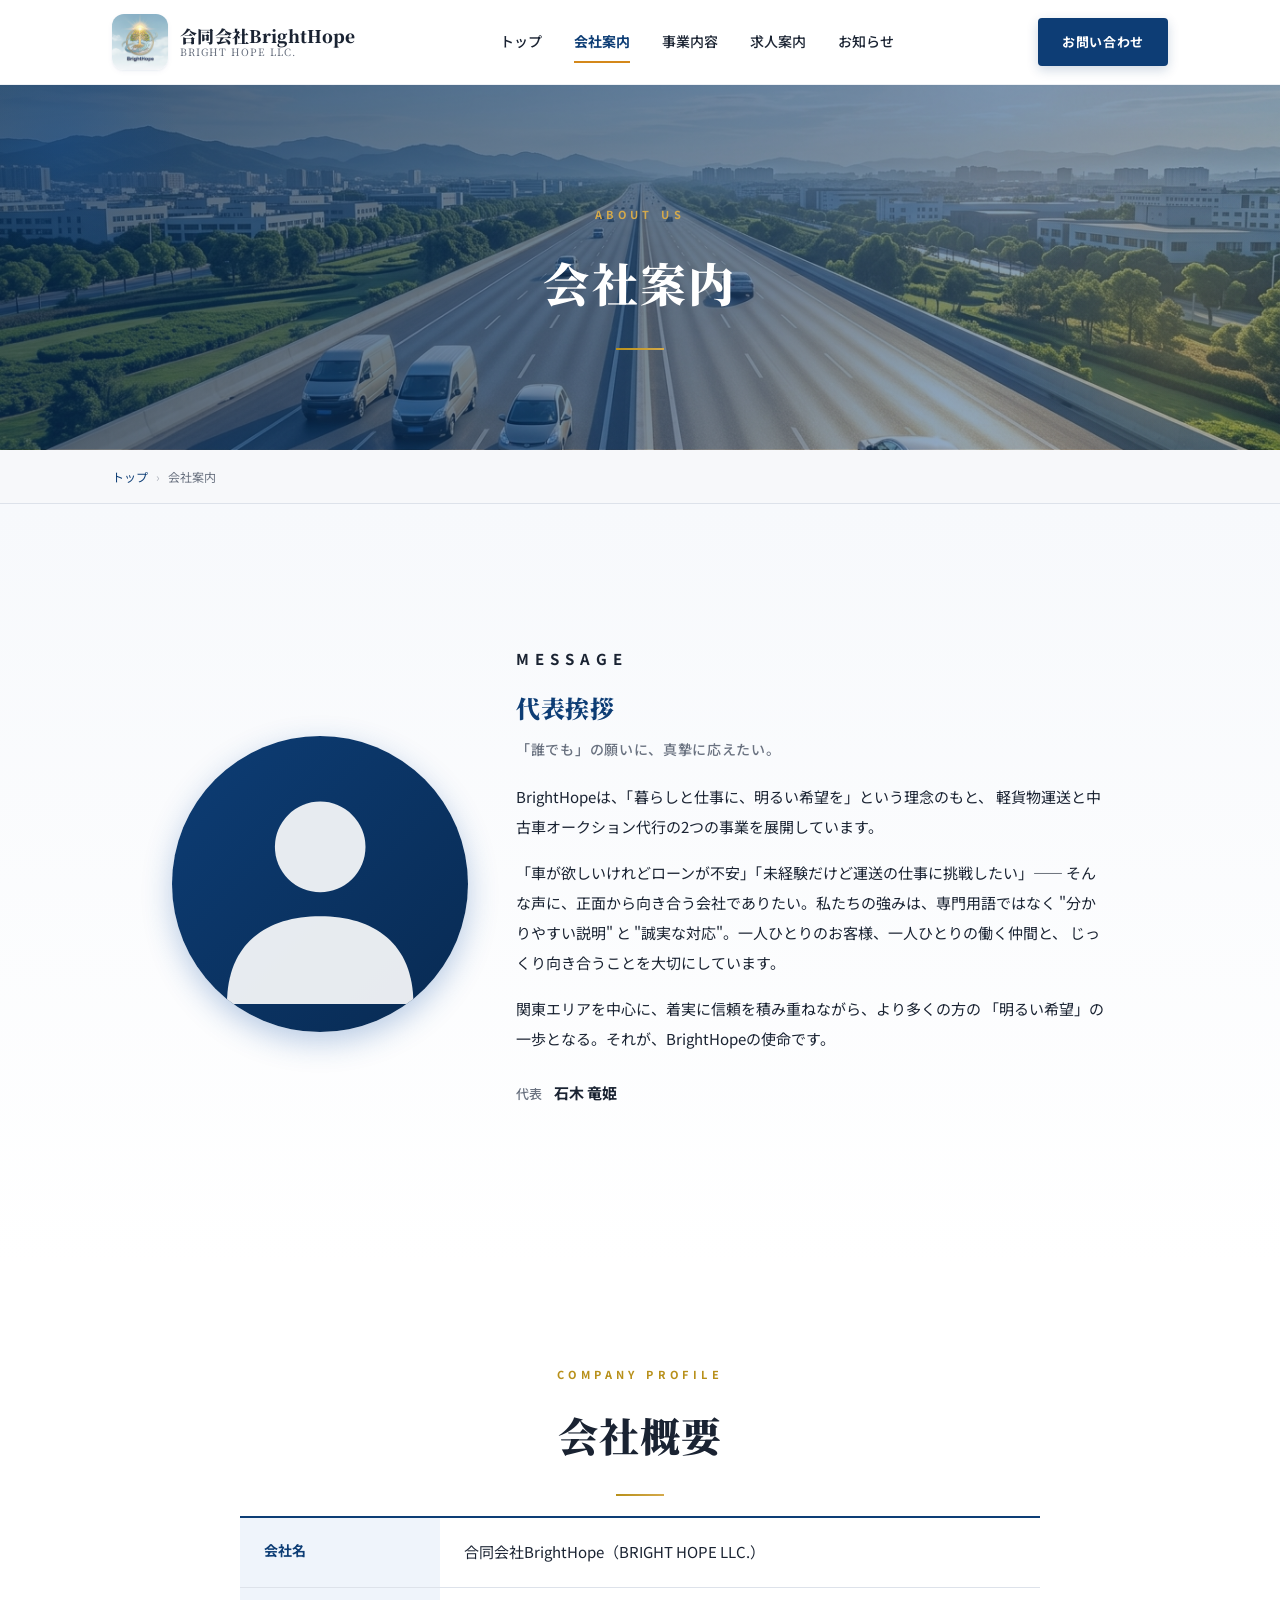
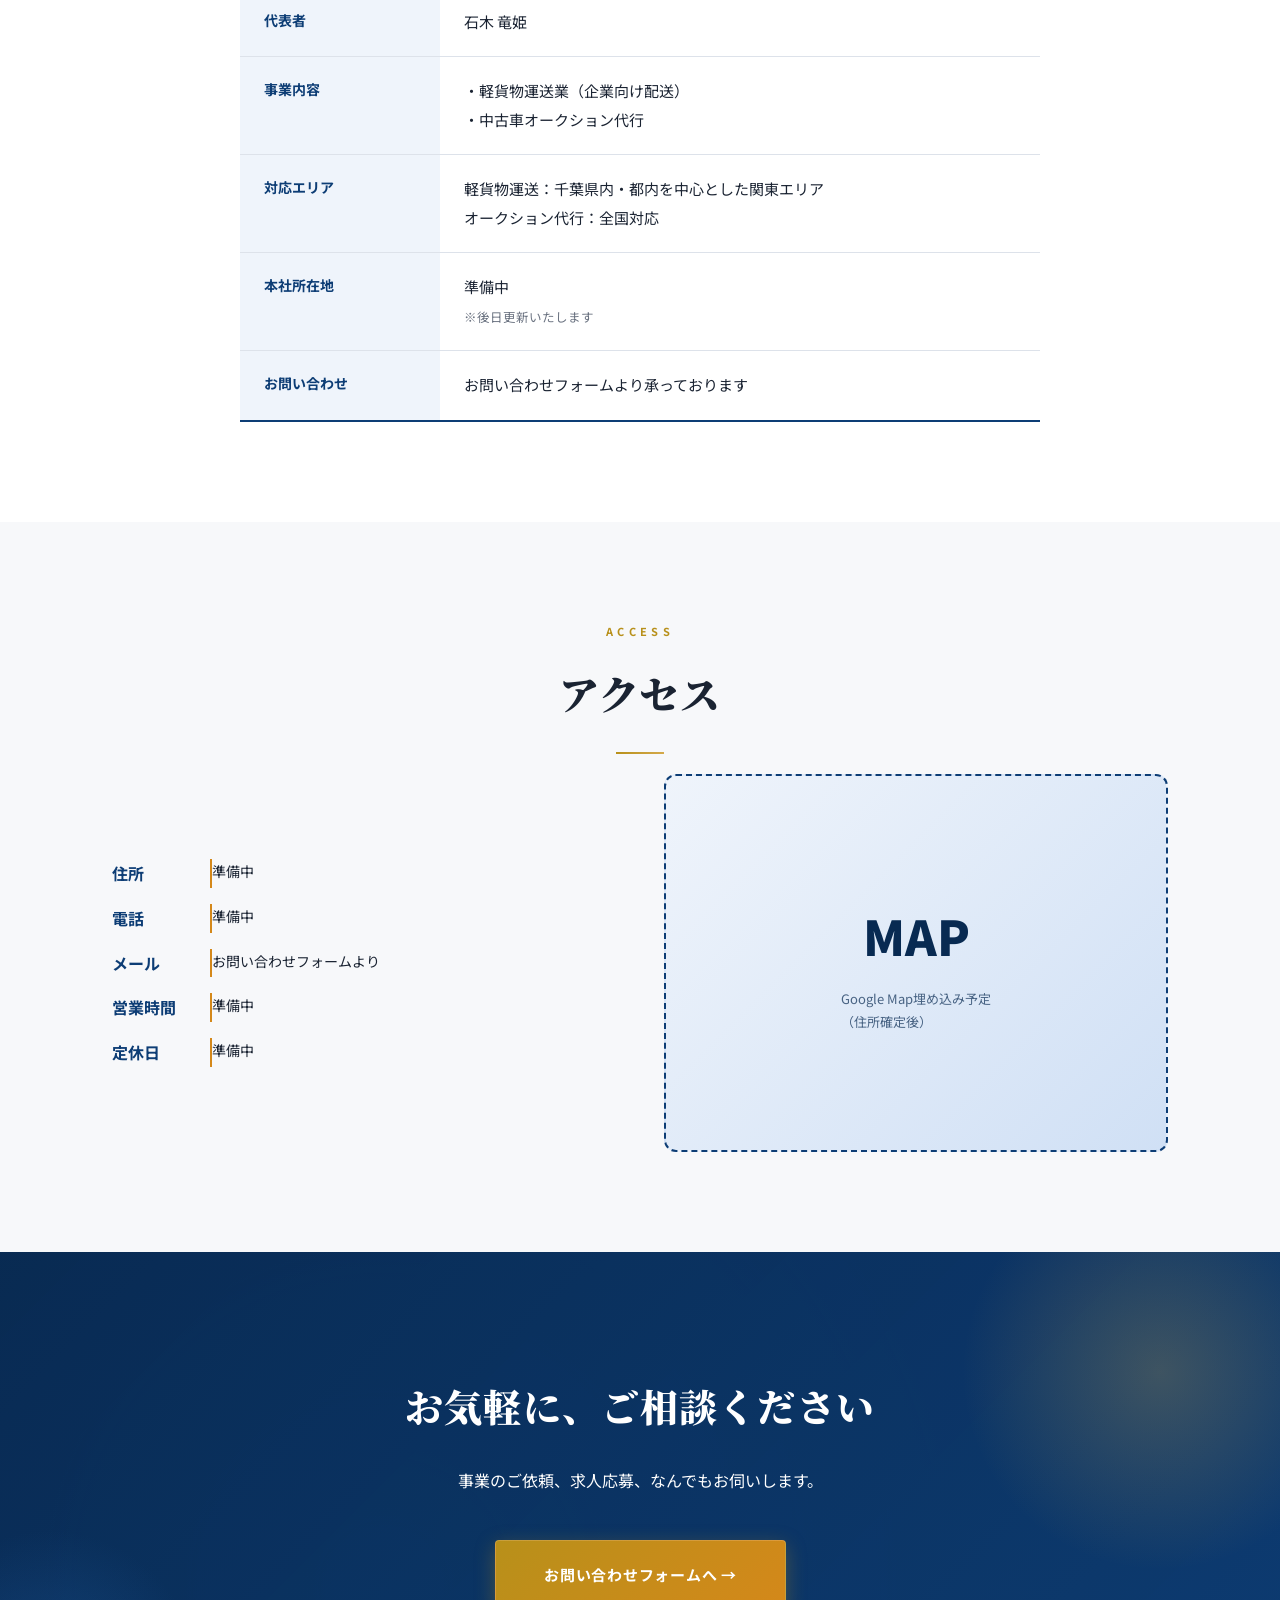
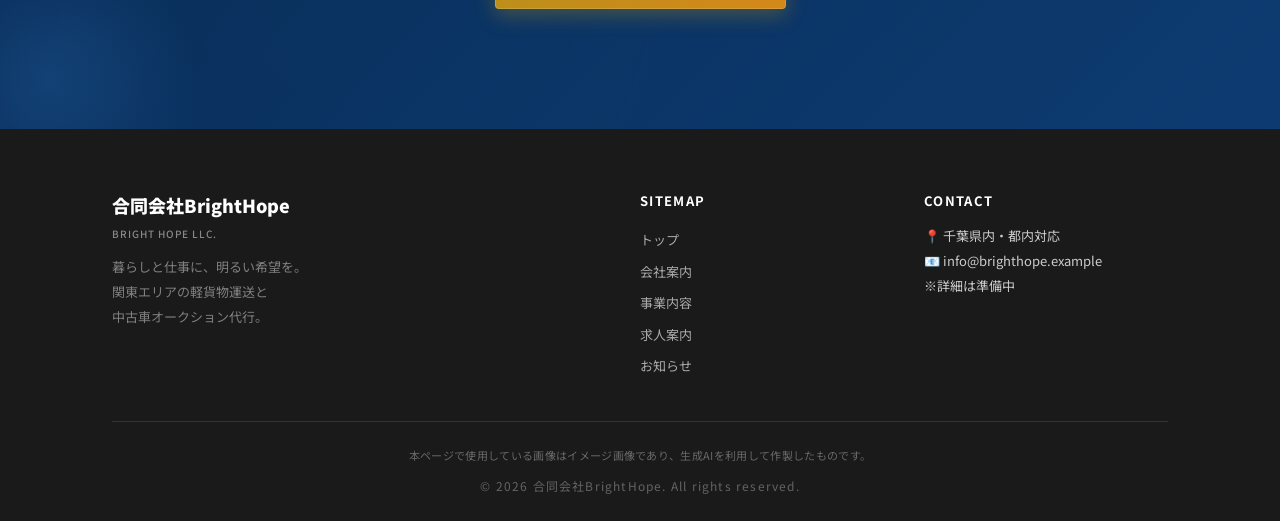
<file: brighthope/about.html>
<!DOCTYPE html>
<html lang="ja">
<head>
  <meta charset="UTF-8" />
  <meta name="viewport" content="width=device-width, initial-scale=1.0" />
  <meta name="description" content="合同会社BrightHopeの会社案内。代表挨拶、会社概要、アクセス情報。" />
  <title>会社案内｜合同会社BrightHope</title>
  <link rel="preconnect" href="https://fonts.googleapis.com">
  <link rel="preconnect" href="https://fonts.gstatic.com" crossorigin>
  <link href="https://fonts.googleapis.com/css2?family=Noto+Sans+JP:wght@400;500;700;900&display=swap" rel="stylesheet">
  <link rel="stylesheet" href="style.css" />
</head>
<body>

  <header class="site-header">
    <div class="container header-inner">
      <a href="index.html" class="logo">
        <img src="images/logo.png" alt="合同会社BrightHope" class="logo-img">
        <span class="logo-text">
          合同会社BrightHope
          <small>BRIGHT HOPE LLC.</small>
        </span>
      </a>
      <nav class="nav" id="nav">
        <a href="index.html">トップ</a>
        <a href="about.html" class="current">会社案内</a>
        <a href="services.html">事業内容</a>
        <a href="recruit.html">求人案内</a>
        <a href="news.html">お知らせ</a>
      </nav>
      <a href="recruit.html#form" class="header-cta">お問い合わせ</a>
      <button class="menu-toggle" onclick="document.getElementById('nav').classList.toggle('mobile-open')">
        <span></span><span></span><span></span>
      </button>
    </div>
  </header>

  <!-- Page Header -->
  <section class="page-header page-header-about">
    <div class="container">
      <p class="page-header-en">ABOUT US</p>
      <h1>会社案内</h1>
    </div>
  </section>
  <div class="breadcrumb">
    <div class="container">
      <a href="index.html">トップ</a><span>›</span>会社案内
    </div>
  </div>

  <!-- CEO Message -->
  <section class="ceo">
    <div class="container ceo-inner">
      <div class="ceo-photo">
        <svg viewBox="0 0 100 100" xmlns="http://www.w3.org/2000/svg" aria-hidden="true">
          <circle cx="50" cy="36" r="17" fill="rgba(255,255,255,0.9)"/>
          <path d="M15 95 C15 72, 30 62, 50 62 C70 62, 85 72, 85 95 Z" fill="rgba(255,255,255,0.9)"/>
        </svg>
      </div>
      <div class="ceo-body">
        <p class="section-eyebrow" style="text-align:left; margin:0 0 12px;">MESSAGE</p>
        <h3>代表挨拶<span>「誰でも」の願いに、真摯に応えたい。</span></h3>
        <p>
          BrightHopeは、「暮らしと仕事に、明るい希望を」という理念のもと、
          軽貨物運送と中古車オークション代行の2つの事業を展開しています。
        </p>
        <p>
          「車が欲しいけれどローンが不安」「未経験だけど運送の仕事に挑戦したい」――
          そんな声に、正面から向き合う会社でありたい。私たちの強みは、専門用語ではなく
          "分かりやすい説明" と "誠実な対応"。一人ひとりのお客様、一人ひとりの働く仲間と、
          じっくり向き合うことを大切にしています。
        </p>
        <p>
          関東エリアを中心に、着実に信頼を積み重ねながら、より多くの方の
          「明るい希望」の一歩となる。それが、BrightHopeの使命です。
        </p>
        <p class="ceo-name"><small>代表</small>石木 竜姫</p>
      </div>
    </div>
  </section>

  <!-- Company Info -->
  <section class="company-info">
    <div class="container">
      <p class="section-eyebrow">COMPANY PROFILE</p>
      <h2 class="section-title">会社概要</h2>
      <table class="company-table">
        <tr>
          <th>会社名</th>
          <td>合同会社BrightHope（BRIGHT HOPE LLC.）</td>
        </tr>
        <tr>
          <th>代表者</th>
          <td>石木 竜姫</td>
        </tr>
        <tr>
          <th>事業内容</th>
          <td>
            ・軽貨物運送業（企業向け配送）<br>
            ・中古車オークション代行
          </td>
        </tr>
        <tr>
          <th>対応エリア</th>
          <td>
            軽貨物運送：千葉県内・都内を中心とした関東エリア<br>
            オークション代行：全国対応
          </td>
        </tr>
        <tr>
          <th>本社所在地</th>
          <td>準備中<br><small style="color: var(--gray);">※後日更新いたします</small></td>
        </tr>
        <tr>
          <th>お問い合わせ</th>
          <td>お問い合わせフォームより承っております</td>
        </tr>
      </table>
    </div>
  </section>

  <!-- Access -->
  <section class="access" style="background: var(--gray-light);">
    <div class="container">
      <p class="section-eyebrow">ACCESS</p>
      <h2 class="section-title">アクセス</h2>
      <div class="access-grid">
        <div class="access-info">
          <dl>
            <dt>住所</dt><dd>準備中</dd>
            <dt>電話</dt><dd>準備中</dd>
            <dt>メール</dt><dd>お問い合わせフォームより</dd>
            <dt>営業時間</dt><dd>準備中</dd>
            <dt>定休日</dt><dd>準備中</dd>
          </dl>
        </div>
        <div class="map-placeholder">
          <span>MAP</span>
          <p>Google Map埋め込み予定<br>（住所確定後）</p>
        </div>
      </div>
    </div>
  </section>

  <!-- CTA -->
  <section class="cta-section">
    <div class="container cta-section-inner">
      <h2>お気軽に、ご相談ください</h2>
      <p>事業のご依頼、求人応募、なんでもお伺いします。</p>
      <a href="recruit.html#form" class="btn btn-orange">お問い合わせフォームへ →</a>
    </div>
  </section>

  <footer class="site-footer">
    <div class="container">
      <div class="footer-grid">
        <div>
          <p class="footer-logo">合同会社BrightHope<small>BRIGHT HOPE LLC.</small></p>
          <p class="footer-desc">暮らしと仕事に、明るい希望を。<br>関東エリアの軽貨物運送と<br>中古車オークション代行。</p>
        </div>
        <div>
          <p class="footer-title">SITEMAP</p>
          <ul>
            <li><a href="index.html">トップ</a></li>
            <li><a href="about.html">会社案内</a></li>
            <li><a href="services.html">事業内容</a></li>
            <li><a href="recruit.html">求人案内</a></li>
            <li><a href="news.html">お知らせ</a></li>
          </ul>
        </div>
        <div>
          <p class="footer-title">CONTACT</p>
          <p class="footer-contact">📍 千葉県内・都内対応<br>📧 info@brighthope.example<br>※詳細は準備中</p>
        </div>
      </div>
      <p class="footer-disclaimer">本ページで使用している画像はイメージ画像であり、生成AIを利用して作製したものです。</p>
      <p class="copyright">© 2026 合同会社BrightHope. All rights reserved.</p>
    </div>
  </footer>

  <script src="scripts/animations.js" defer></script>
</body>
</html>
</file>
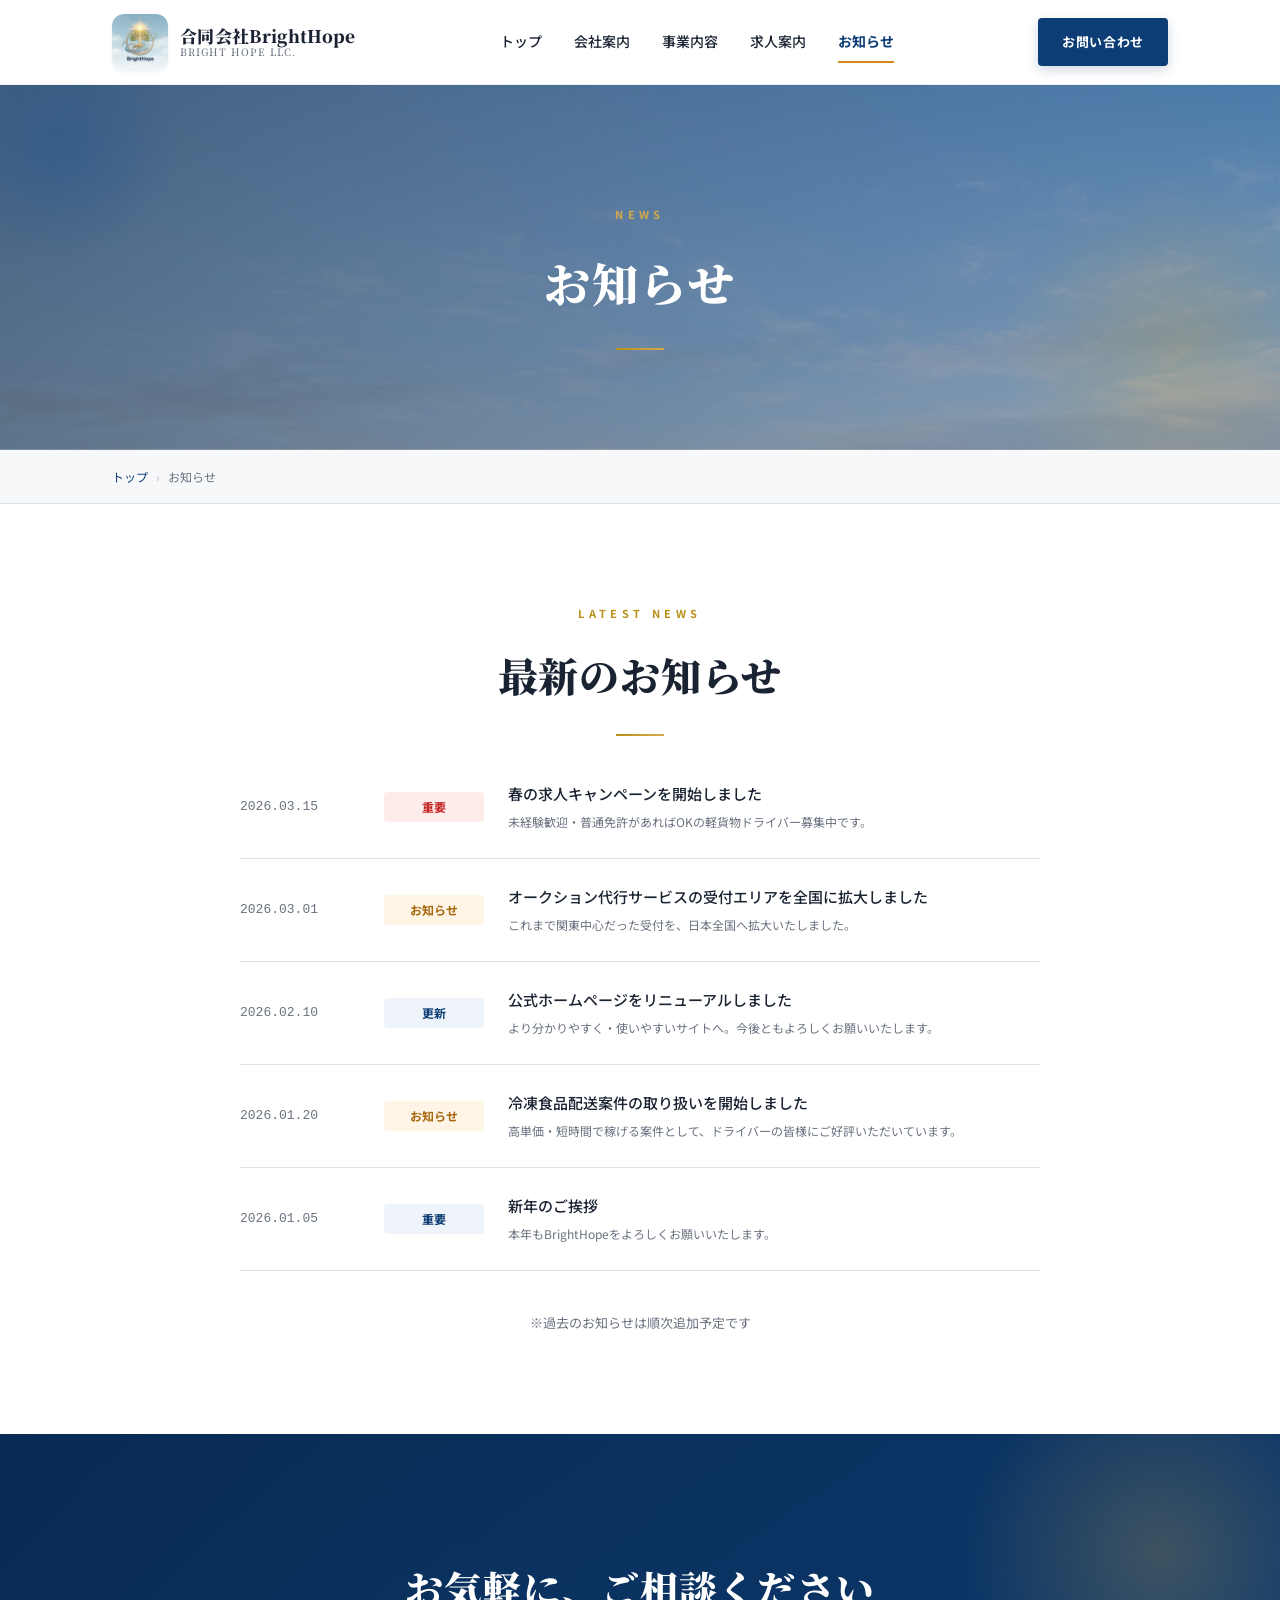
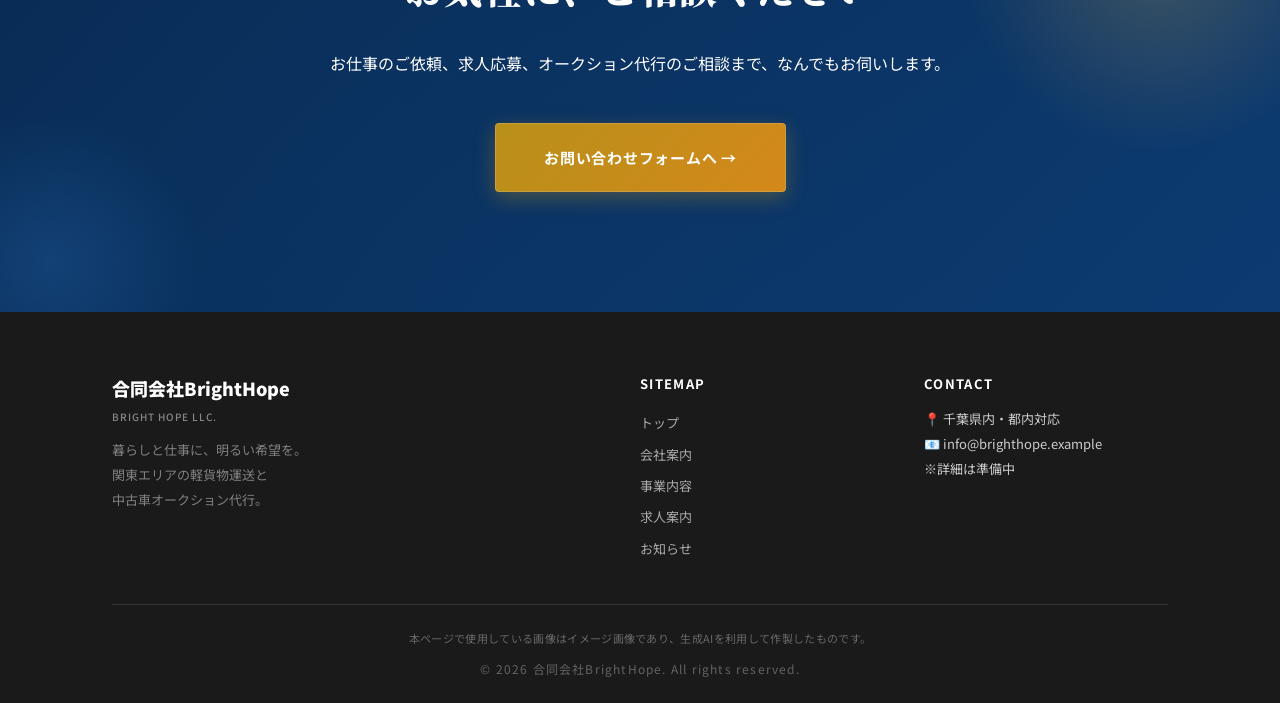
<file: brighthope/news.html>
<!DOCTYPE html>
<html lang="ja">
<head>
  <meta charset="UTF-8" />
  <meta name="viewport" content="width=device-width, initial-scale=1.0" />
  <meta name="description" content="合同会社BrightHopeからのお知らせ一覧。求人情報の更新、サービス拡大、キャンペーン情報などをお届けします。" />
  <title>お知らせ｜合同会社BrightHope</title>
  <link rel="preconnect" href="https://fonts.googleapis.com">
  <link rel="preconnect" href="https://fonts.gstatic.com" crossorigin>
  <link href="https://fonts.googleapis.com/css2?family=Noto+Sans+JP:wght@400;500;700;900&display=swap" rel="stylesheet">
  <link rel="stylesheet" href="style.css" />
</head>
<body>

  <header class="site-header">
    <div class="container header-inner">
      <a href="index.html" class="logo">
        <img src="images/logo.png" alt="合同会社BrightHope" class="logo-img">
        <span class="logo-text">
          合同会社BrightHope
          <small>BRIGHT HOPE LLC.</small>
        </span>
      </a>
      <nav class="nav" id="nav">
        <a href="index.html">トップ</a>
        <a href="about.html">会社案内</a>
        <a href="services.html">事業内容</a>
        <a href="recruit.html">求人案内</a>
        <a href="news.html" class="current">お知らせ</a>
      </nav>
      <a href="recruit.html#form" class="header-cta">お問い合わせ</a>
      <button class="menu-toggle" onclick="document.getElementById('nav').classList.toggle('mobile-open')">
        <span></span><span></span><span></span>
      </button>
    </div>
  </header>

  <!-- Page Header -->
  <section class="page-header page-header-news">
    <div class="container">
      <p class="page-header-en">NEWS</p>
      <h1>お知らせ</h1>
    </div>
  </section>
  <div class="breadcrumb">
    <div class="container">
      <a href="index.html">トップ</a><span>›</span>お知らせ
    </div>
  </div>

  <!-- News list -->
  <section class="news">
    <div class="container">
      <p class="section-eyebrow">LATEST NEWS</p>
      <h2 class="section-title">最新のお知らせ</h2>
      <div class="news-list">
        <div class="news-item">
          <span class="news-date">2026.03.15</span>
          <span class="news-category important">重要</span>
          <p class="news-title">
            <a href="#">春の求人キャンペーンを開始しました</a>
            <br><small style="color: var(--gray); font-weight: normal; font-size: 12px;">未経験歓迎・普通免許があればOKの軽貨物ドライバー募集中です。</small>
          </p>
        </div>
        <div class="news-item">
          <span class="news-date">2026.03.01</span>
          <span class="news-category event">お知らせ</span>
          <p class="news-title">
            <a href="#">オークション代行サービスの受付エリアを全国に拡大しました</a>
            <br><small style="color: var(--gray); font-weight: normal; font-size: 12px;">これまで関東中心だった受付を、日本全国へ拡大いたしました。</small>
          </p>
        </div>
        <div class="news-item">
          <span class="news-date">2026.02.10</span>
          <span class="news-category">更新</span>
          <p class="news-title">
            <a href="#">公式ホームページをリニューアルしました</a>
            <br><small style="color: var(--gray); font-weight: normal; font-size: 12px;">より分かりやすく・使いやすいサイトへ。今後ともよろしくお願いいたします。</small>
          </p>
        </div>
        <div class="news-item">
          <span class="news-date">2026.01.20</span>
          <span class="news-category event">お知らせ</span>
          <p class="news-title">
            <a href="#">冷凍食品配送案件の取り扱いを開始しました</a>
            <br><small style="color: var(--gray); font-weight: normal; font-size: 12px;">高単価・短時間で稼げる案件として、ドライバーの皆様にご好評いただいています。</small>
          </p>
        </div>
        <div class="news-item">
          <span class="news-date">2026.01.05</span>
          <span class="news-category">重要</span>
          <p class="news-title">
            <a href="#">新年のご挨拶</a>
            <br><small style="color: var(--gray); font-weight: normal; font-size: 12px;">本年もBrightHopeをよろしくお願いいたします。</small>
          </p>
        </div>
      </div>

      <div class="news-more">
        <p style="color: var(--gray); font-size: 13px;">※過去のお知らせは順次追加予定です</p>
      </div>
    </div>
  </section>

  <!-- CTA -->
  <section class="cta-section">
    <div class="container cta-section-inner">
      <h2>お気軽に、ご相談ください</h2>
      <p>お仕事のご依頼、求人応募、オークション代行のご相談まで、なんでもお伺いします。</p>
      <a href="recruit.html#form" class="btn btn-orange">お問い合わせフォームへ →</a>
    </div>
  </section>

  <footer class="site-footer">
    <div class="container">
      <div class="footer-grid">
        <div>
          <p class="footer-logo">合同会社BrightHope<small>BRIGHT HOPE LLC.</small></p>
          <p class="footer-desc">暮らしと仕事に、明るい希望を。<br>関東エリアの軽貨物運送と<br>中古車オークション代行。</p>
        </div>
        <div>
          <p class="footer-title">SITEMAP</p>
          <ul>
            <li><a href="index.html">トップ</a></li>
            <li><a href="about.html">会社案内</a></li>
            <li><a href="services.html">事業内容</a></li>
            <li><a href="recruit.html">求人案内</a></li>
            <li><a href="news.html">お知らせ</a></li>
          </ul>
        </div>
        <div>
          <p class="footer-title">CONTACT</p>
          <p class="footer-contact">📍 千葉県内・都内対応<br>📧 info@brighthope.example<br>※詳細は準備中</p>
        </div>
      </div>
      <p class="footer-disclaimer">本ページで使用している画像はイメージ画像であり、生成AIを利用して作製したものです。</p>
      <p class="copyright">© 2026 合同会社BrightHope. All rights reserved.</p>
    </div>
  </footer>

  <script src="scripts/animations.js" defer></script>
</body>
</html>
</file>
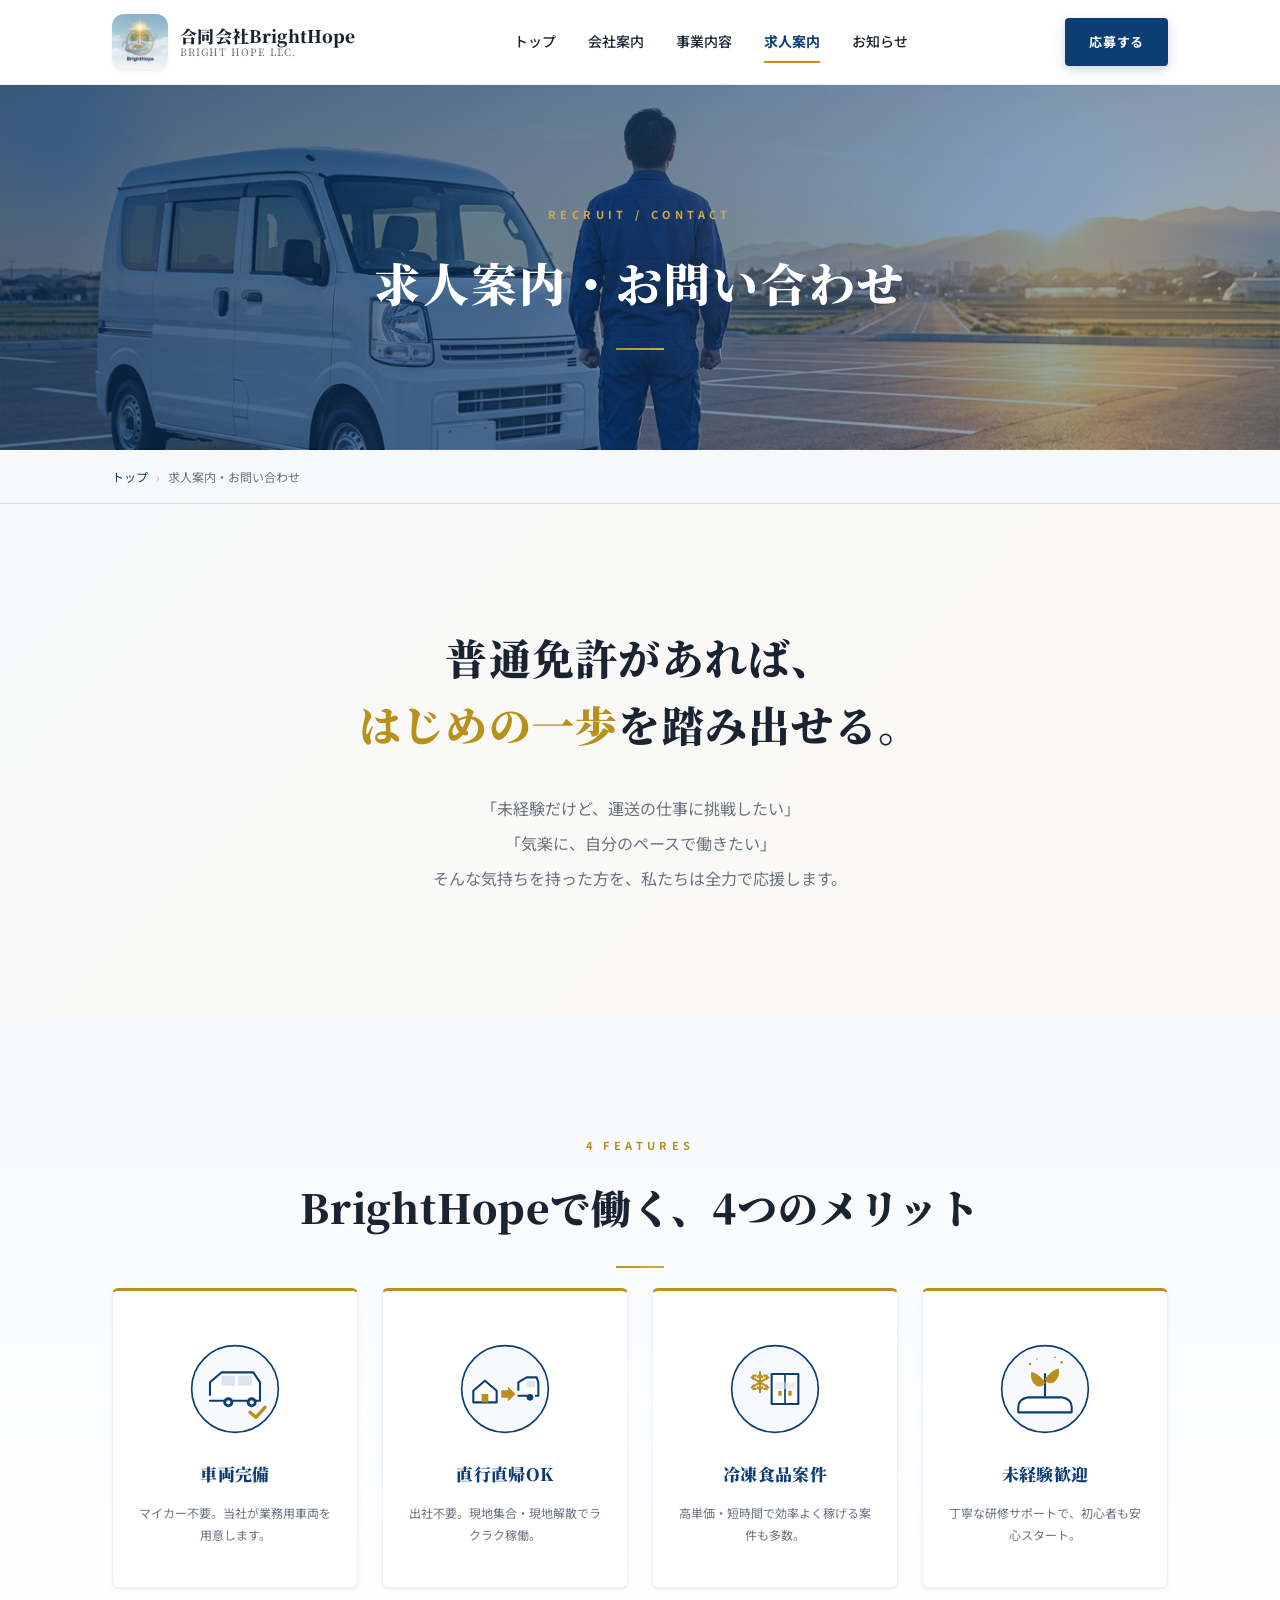
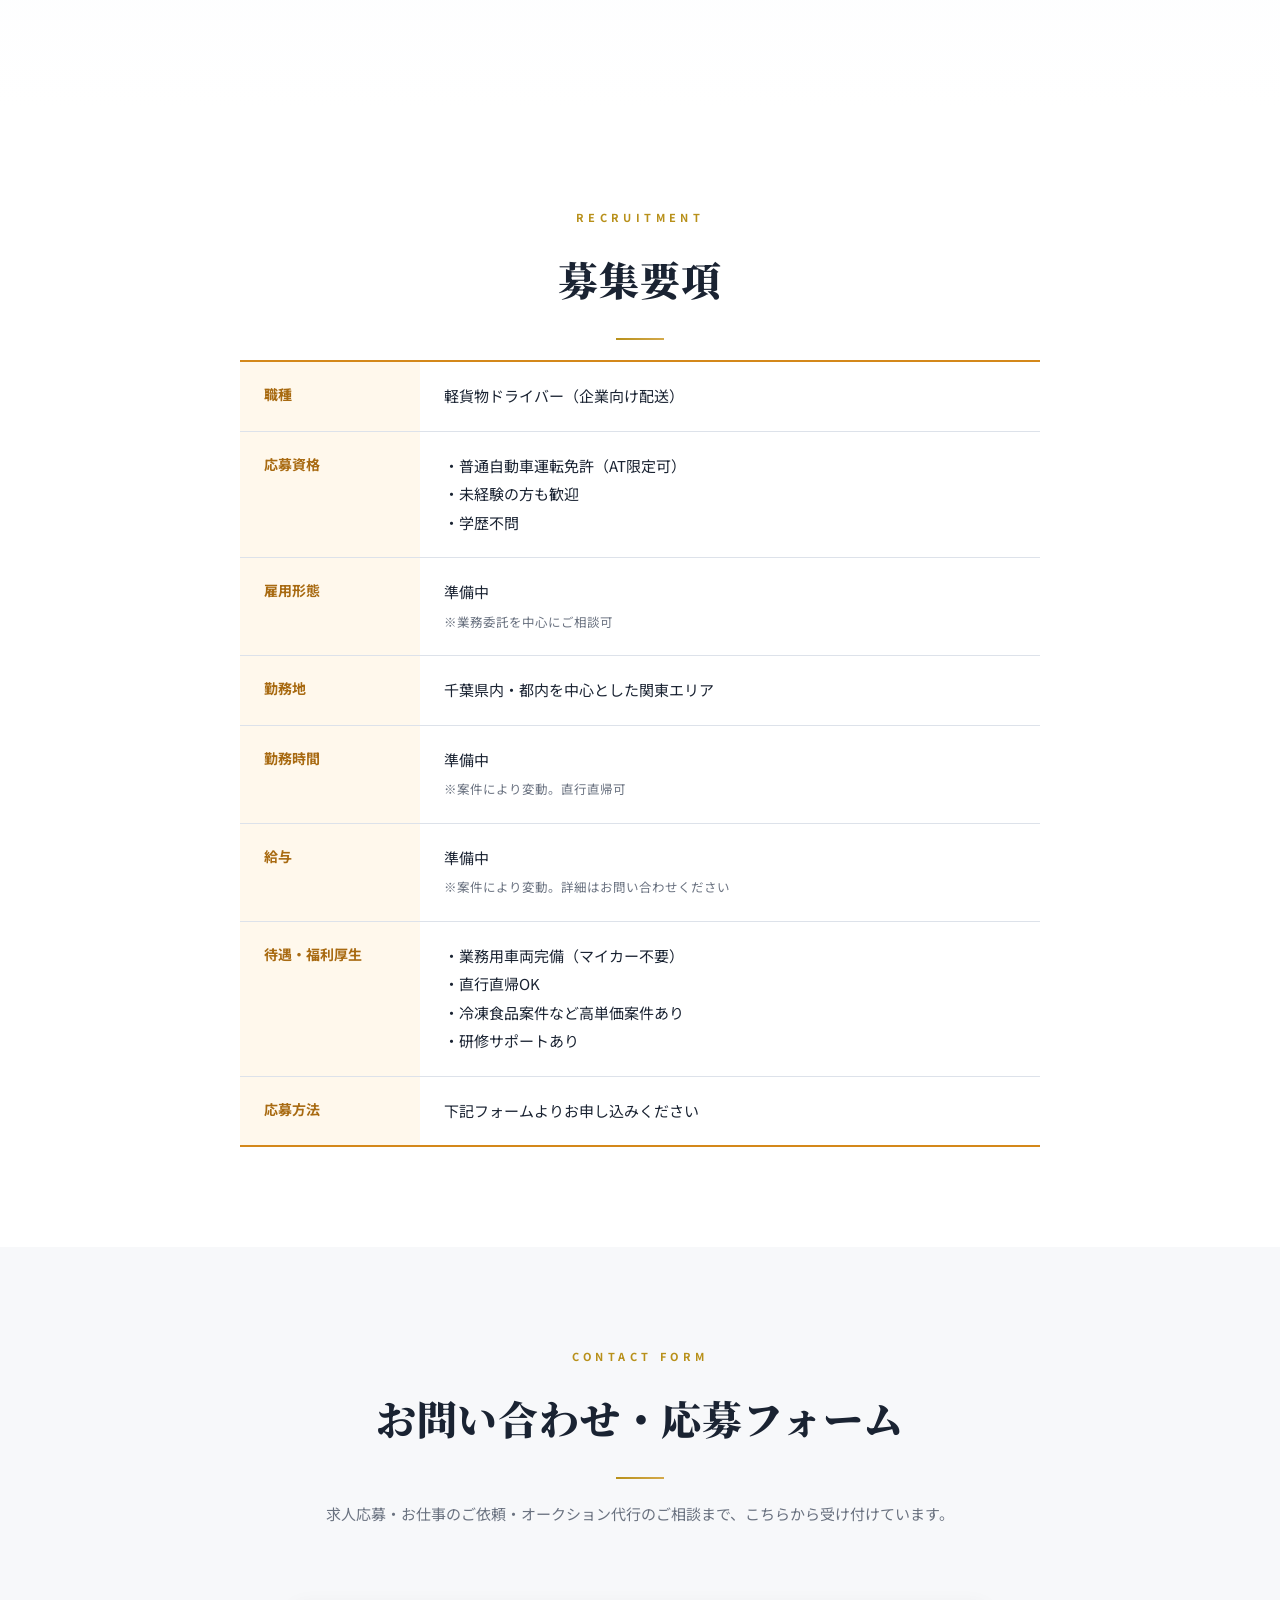
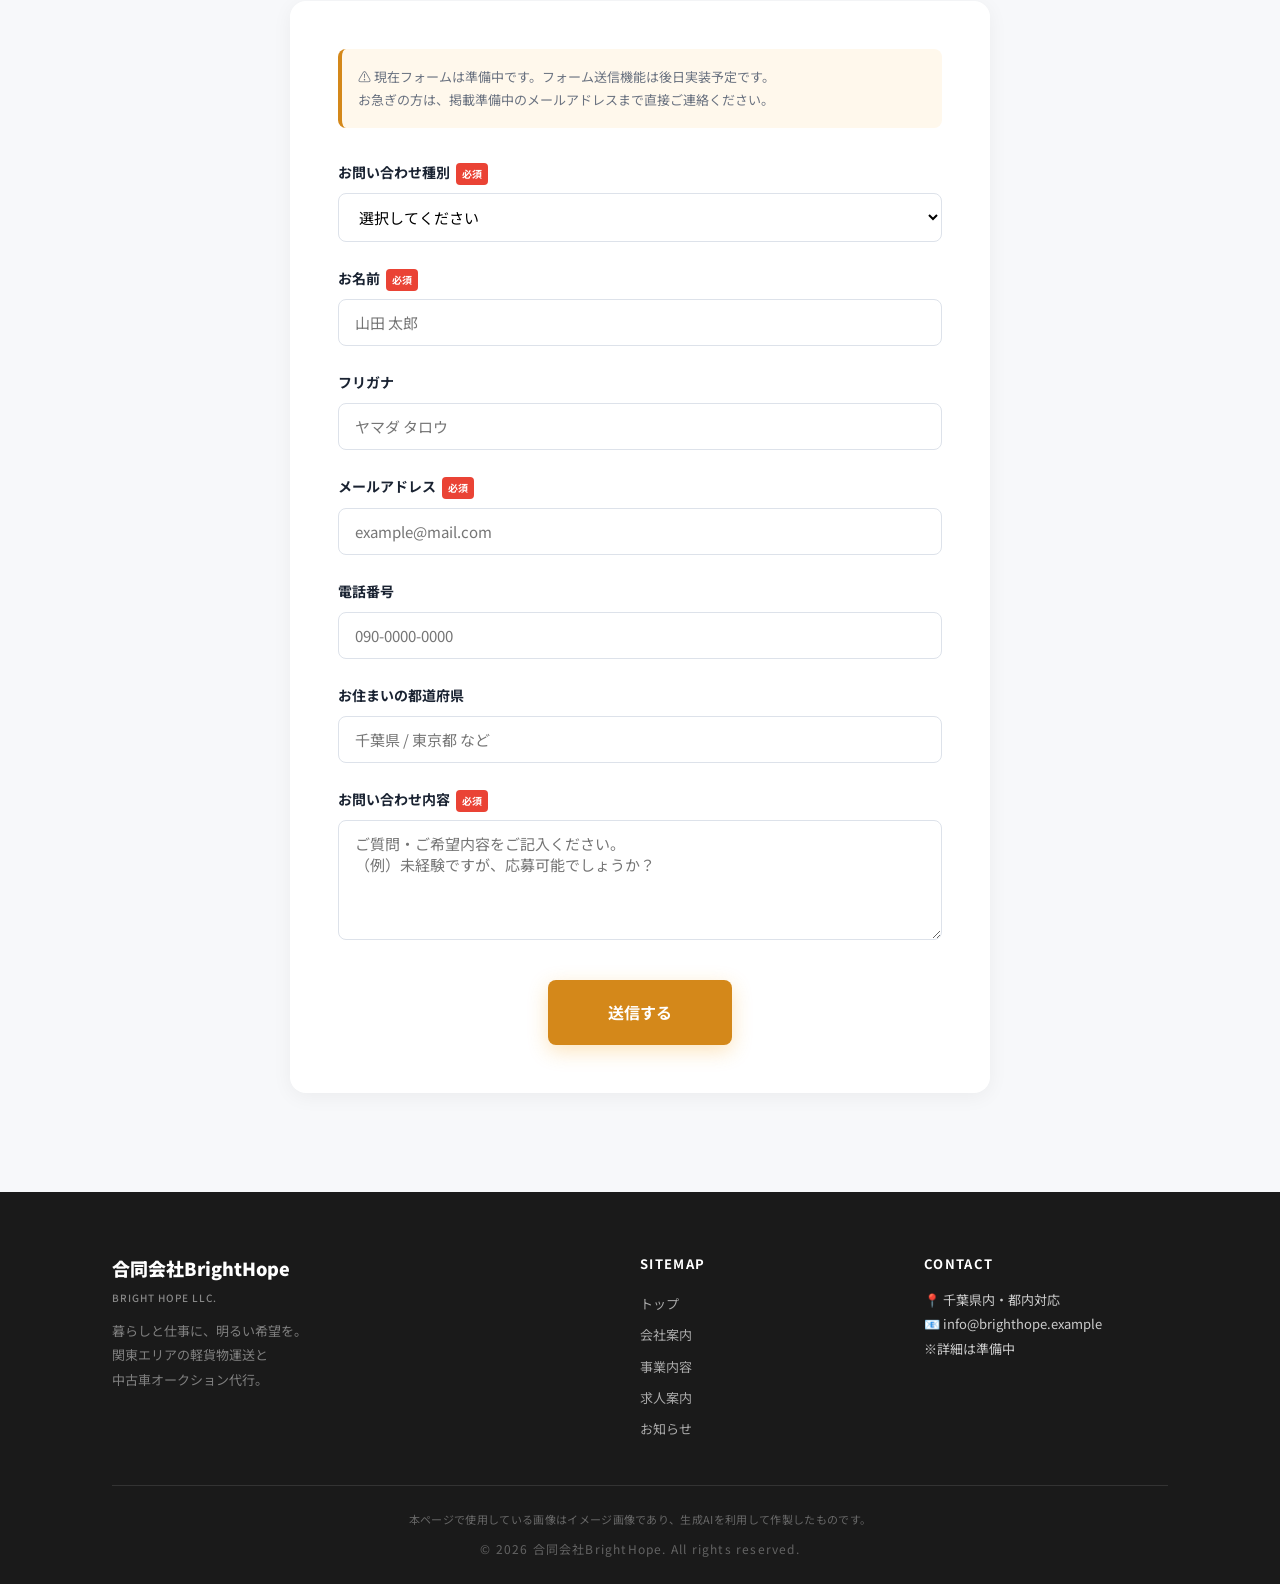
<file: brighthope/recruit.html>
<!DOCTYPE html>
<html lang="ja">
<head>
  <meta charset="UTF-8" />
  <meta name="viewport" content="width=device-width, initial-scale=1.0" />
  <meta name="description" content="合同会社BrightHopeの求人情報。普通免許（AT可）があればOK、未経験歓迎。直行直帰・車両完備の軽貨物ドライバーを募集中。" />
  <title>求人案内・お問い合わせ｜合同会社BrightHope</title>
  <link rel="preconnect" href="https://fonts.googleapis.com">
  <link rel="preconnect" href="https://fonts.gstatic.com" crossorigin>
  <link href="https://fonts.googleapis.com/css2?family=Noto+Sans+JP:wght@400;500;700;900&display=swap" rel="stylesheet">
  <link rel="stylesheet" href="style.css" />
</head>
<body>

  <header class="site-header">
    <div class="container header-inner">
      <a href="index.html" class="logo">
        <img src="images/logo.png" alt="合同会社BrightHope" class="logo-img">
        <span class="logo-text">
          合同会社BrightHope
          <small>BRIGHT HOPE LLC.</small>
        </span>
      </a>
      <nav class="nav" id="nav">
        <a href="index.html">トップ</a>
        <a href="about.html">会社案内</a>
        <a href="services.html">事業内容</a>
        <a href="recruit.html" class="current">求人案内</a>
        <a href="news.html">お知らせ</a>
      </nav>
      <a href="#form" class="header-cta">応募する</a>
      <button class="menu-toggle" onclick="document.getElementById('nav').classList.toggle('mobile-open')">
        <span></span><span></span><span></span>
      </button>
    </div>
  </header>

  <!-- Page Header -->
  <section class="page-header page-header-recruit">
    <div class="container">
      <p class="page-header-en">RECRUIT / CONTACT</p>
      <h1>求人案内・お問い合わせ</h1>
    </div>
  </section>
  <div class="breadcrumb">
    <div class="container">
      <a href="index.html">トップ</a><span>›</span>求人案内・お問い合わせ
    </div>
  </div>

  <!-- Recruit Hero -->
  <section class="recruit-hero">
    <div class="container">
      <h2>
        普通免許があれば、<br>
        <span class="orange">はじめの一歩</span>を踏み出せる。
      </h2>
      <p>
        「未経験だけど、運送の仕事に挑戦したい」<br>
        「気楽に、自分のペースで働きたい」<br>
        そんな気持ちを持った方を、私たちは全力で応援します。
      </p>
    </div>
  </section>

  <!-- 4つの特徴 -->
  <section class="recruit-features">
    <div class="container">
      <p class="section-eyebrow">4 FEATURES</p>
      <h2 class="section-title">BrightHopeで働く、4つのメリット</h2>
      <div class="recruit-features-grid">
        <div class="recruit-feature">
          <img src="images/recruit-1.svg" alt="車両完備" class="recruit-feature-img">
          <h3>車両完備</h3>
          <p>マイカー不要。当社が業務用車両を用意します。</p>
        </div>
        <div class="recruit-feature">
          <img src="images/recruit-2.svg" alt="直行直帰OK" class="recruit-feature-img">
          <h3>直行直帰OK</h3>
          <p>出社不要。現地集合・現地解散でラクラク稼働。</p>
        </div>
        <div class="recruit-feature">
          <img src="images/recruit-3.svg" alt="冷凍食品案件" class="recruit-feature-img">
          <h3>冷凍食品案件</h3>
          <p>高単価・短時間で効率よく稼げる案件も多数。</p>
        </div>
        <div class="recruit-feature">
          <img src="images/recruit-4.svg" alt="未経験歓迎" class="recruit-feature-img">
          <h3>未経験歓迎</h3>
          <p>丁寧な研修サポートで、初心者も安心スタート。</p>
        </div>
      </div>
    </div>
  </section>

  <!-- 募集要項 -->
  <section class="recruit-detail">
    <div class="container">
      <p class="section-eyebrow">RECRUITMENT</p>
      <h2 class="section-title">募集要項</h2>
      <table class="recruit-table">
        <tr>
          <th>職種</th>
          <td>軽貨物ドライバー（企業向け配送）</td>
        </tr>
        <tr>
          <th>応募資格</th>
          <td>
            ・普通自動車運転免許（AT限定可）<br>
            ・未経験の方も歓迎<br>
            ・学歴不問
          </td>
        </tr>
        <tr>
          <th>雇用形態</th>
          <td>準備中<br><small style="color: var(--gray);">※業務委託を中心にご相談可</small></td>
        </tr>
        <tr>
          <th>勤務地</th>
          <td>千葉県内・都内を中心とした関東エリア</td>
        </tr>
        <tr>
          <th>勤務時間</th>
          <td>準備中<br><small style="color: var(--gray);">※案件により変動。直行直帰可</small></td>
        </tr>
        <tr>
          <th>給与</th>
          <td>準備中<br><small style="color: var(--gray);">※案件により変動。詳細はお問い合わせください</small></td>
        </tr>
        <tr>
          <th>待遇・福利厚生</th>
          <td>
            ・業務用車両完備（マイカー不要）<br>
            ・直行直帰OK<br>
            ・冷凍食品案件など高単価案件あり<br>
            ・研修サポートあり
          </td>
        </tr>
        <tr>
          <th>応募方法</th>
          <td>下記フォームよりお申し込みください</td>
        </tr>
      </table>
    </div>
  </section>

  <!-- Form -->
  <section class="form-section" id="form">
    <div class="container">
      <p class="section-eyebrow">CONTACT FORM</p>
      <h2 class="section-title">お問い合わせ・応募フォーム</h2>
      <p class="section-lead">求人応募・お仕事のご依頼・オークション代行のご相談まで、こちらから受け付けています。</p>
      <div class="form-wrap">
        <div class="form-note">
          ⚠️ 現在フォームは準備中です。フォーム送信機能は後日実装予定です。<br>
          お急ぎの方は、掲載準備中のメールアドレスまで直接ご連絡ください。
        </div>
        <form onsubmit="alert('現在準備中です。後日、実際の送信機能を実装いたします。'); return false;">
          <div class="form-group">
            <label>お問い合わせ種別<span class="required">必須</span></label>
            <select required>
              <option value="">選択してください</option>
              <option>求人応募について</option>
              <option>軽貨物運送のご依頼</option>
              <option>オークション代行のご相談</option>
              <option>その他</option>
            </select>
          </div>
          <div class="form-group">
            <label>お名前<span class="required">必須</span></label>
            <input type="text" required placeholder="山田 太郎" />
          </div>
          <div class="form-group">
            <label>フリガナ</label>
            <input type="text" placeholder="ヤマダ タロウ" />
          </div>
          <div class="form-group">
            <label>メールアドレス<span class="required">必須</span></label>
            <input type="email" required placeholder="example@mail.com" />
          </div>
          <div class="form-group">
            <label>電話番号</label>
            <input type="tel" placeholder="090-0000-0000" />
          </div>
          <div class="form-group">
            <label>お住まいの都道府県</label>
            <input type="text" placeholder="千葉県 / 東京都 など" />
          </div>
          <div class="form-group">
            <label>お問い合わせ内容<span class="required">必須</span></label>
            <textarea required placeholder="ご質問・ご希望内容をご記入ください。&#10;（例）未経験ですが、応募可能でしょうか？"></textarea>
          </div>
          <div class="form-submit">
            <button type="submit">送信する</button>
          </div>
        </form>
      </div>
    </div>
  </section>

  <footer class="site-footer">
    <div class="container">
      <div class="footer-grid">
        <div>
          <p class="footer-logo">合同会社BrightHope<small>BRIGHT HOPE LLC.</small></p>
          <p class="footer-desc">暮らしと仕事に、明るい希望を。<br>関東エリアの軽貨物運送と<br>中古車オークション代行。</p>
        </div>
        <div>
          <p class="footer-title">SITEMAP</p>
          <ul>
            <li><a href="index.html">トップ</a></li>
            <li><a href="about.html">会社案内</a></li>
            <li><a href="services.html">事業内容</a></li>
            <li><a href="recruit.html">求人案内</a></li>
            <li><a href="news.html">お知らせ</a></li>
          </ul>
        </div>
        <div>
          <p class="footer-title">CONTACT</p>
          <p class="footer-contact">📍 千葉県内・都内対応<br>📧 info@brighthope.example<br>※詳細は準備中</p>
        </div>
      </div>
      <p class="footer-disclaimer">本ページで使用している画像はイメージ画像であり、生成AIを利用して作製したものです。</p>
      <p class="copyright">© 2026 合同会社BrightHope. All rights reserved.</p>
    </div>
  </footer>

  <script src="scripts/animations.js" defer></script>
</body>
</html>
</file>
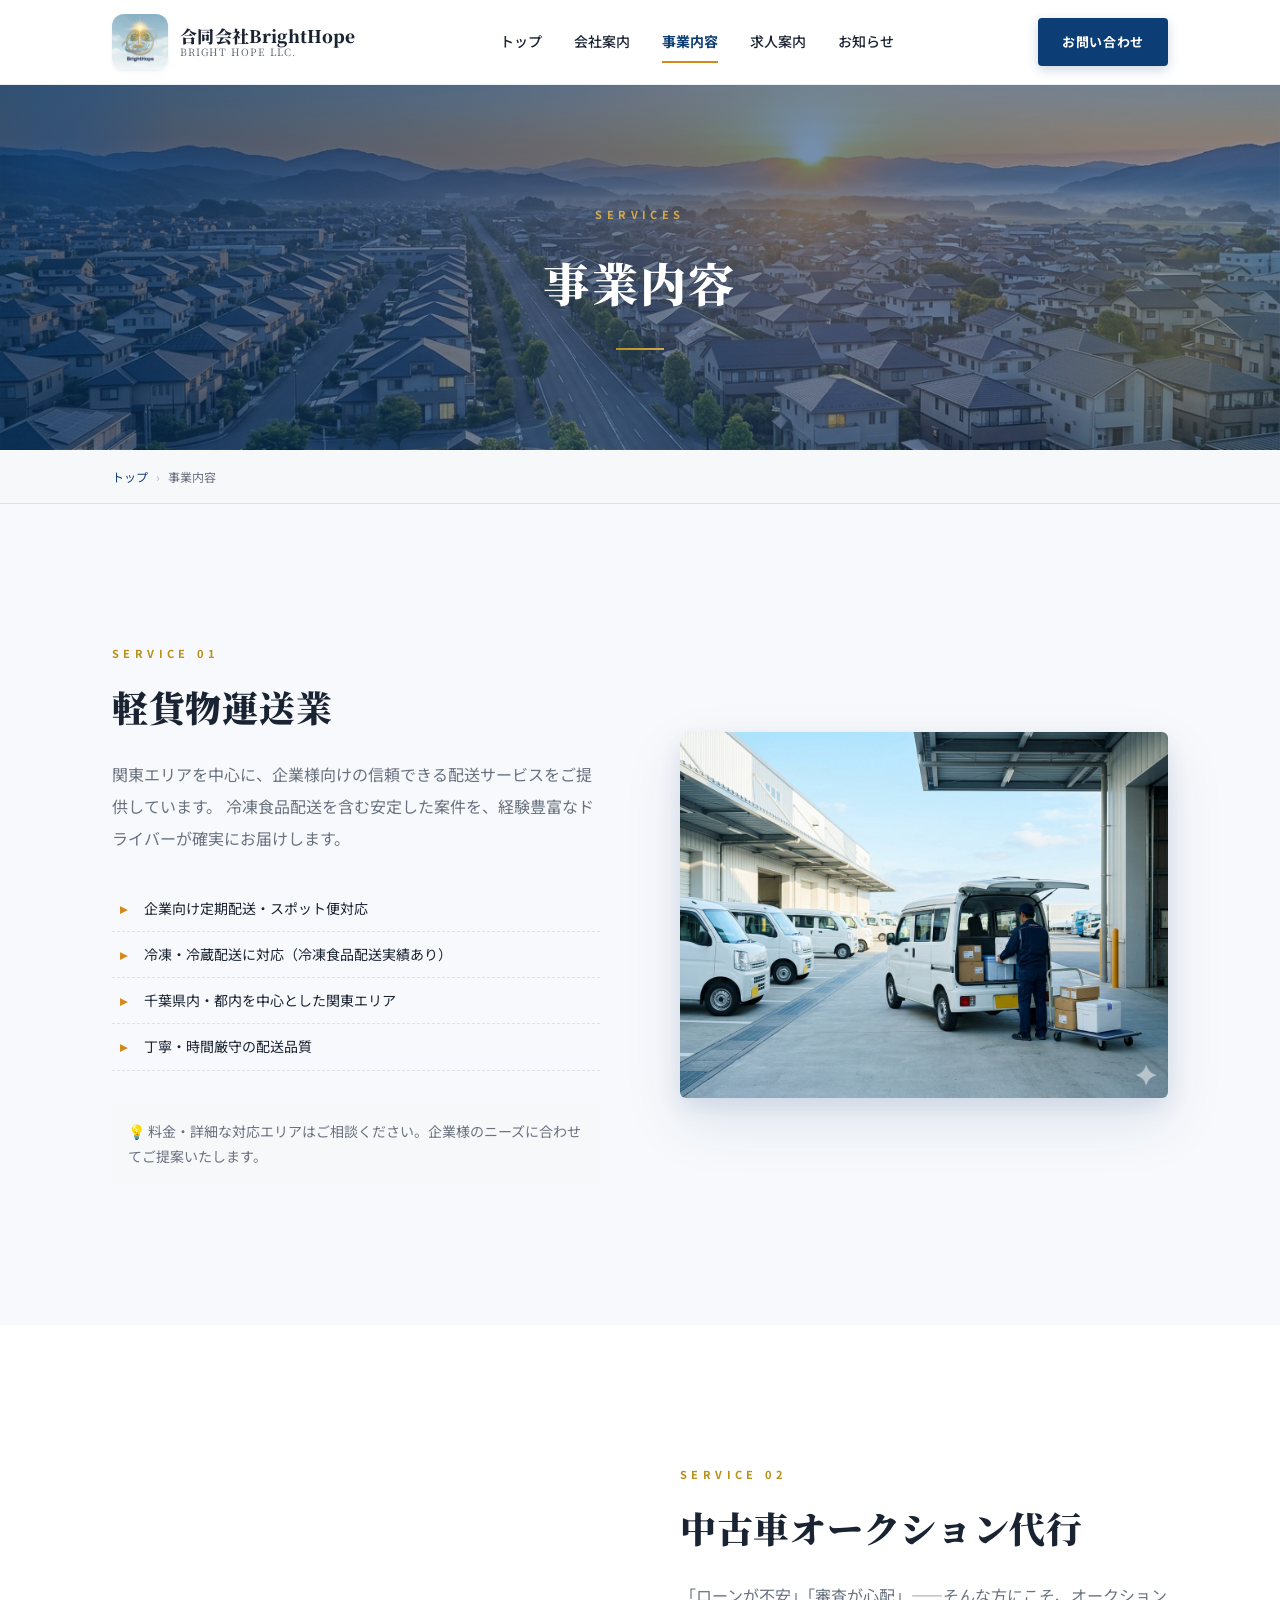
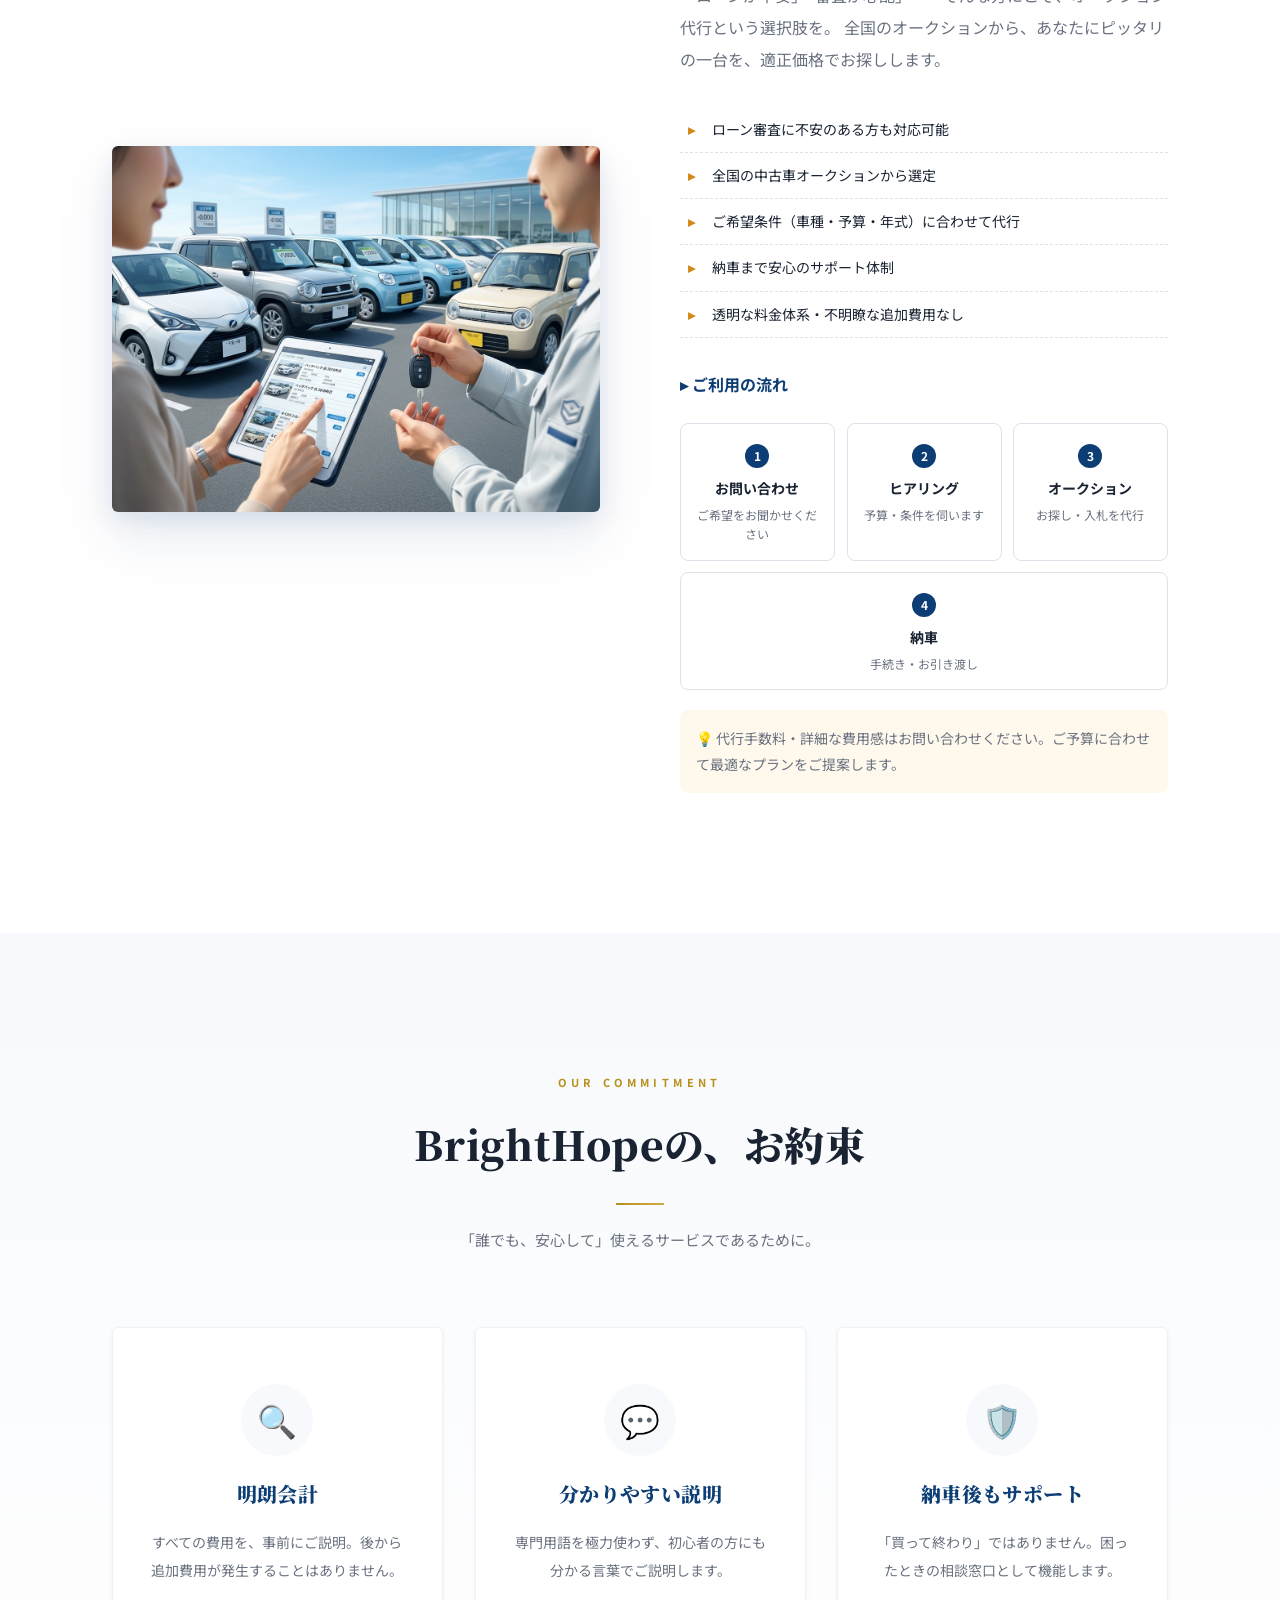
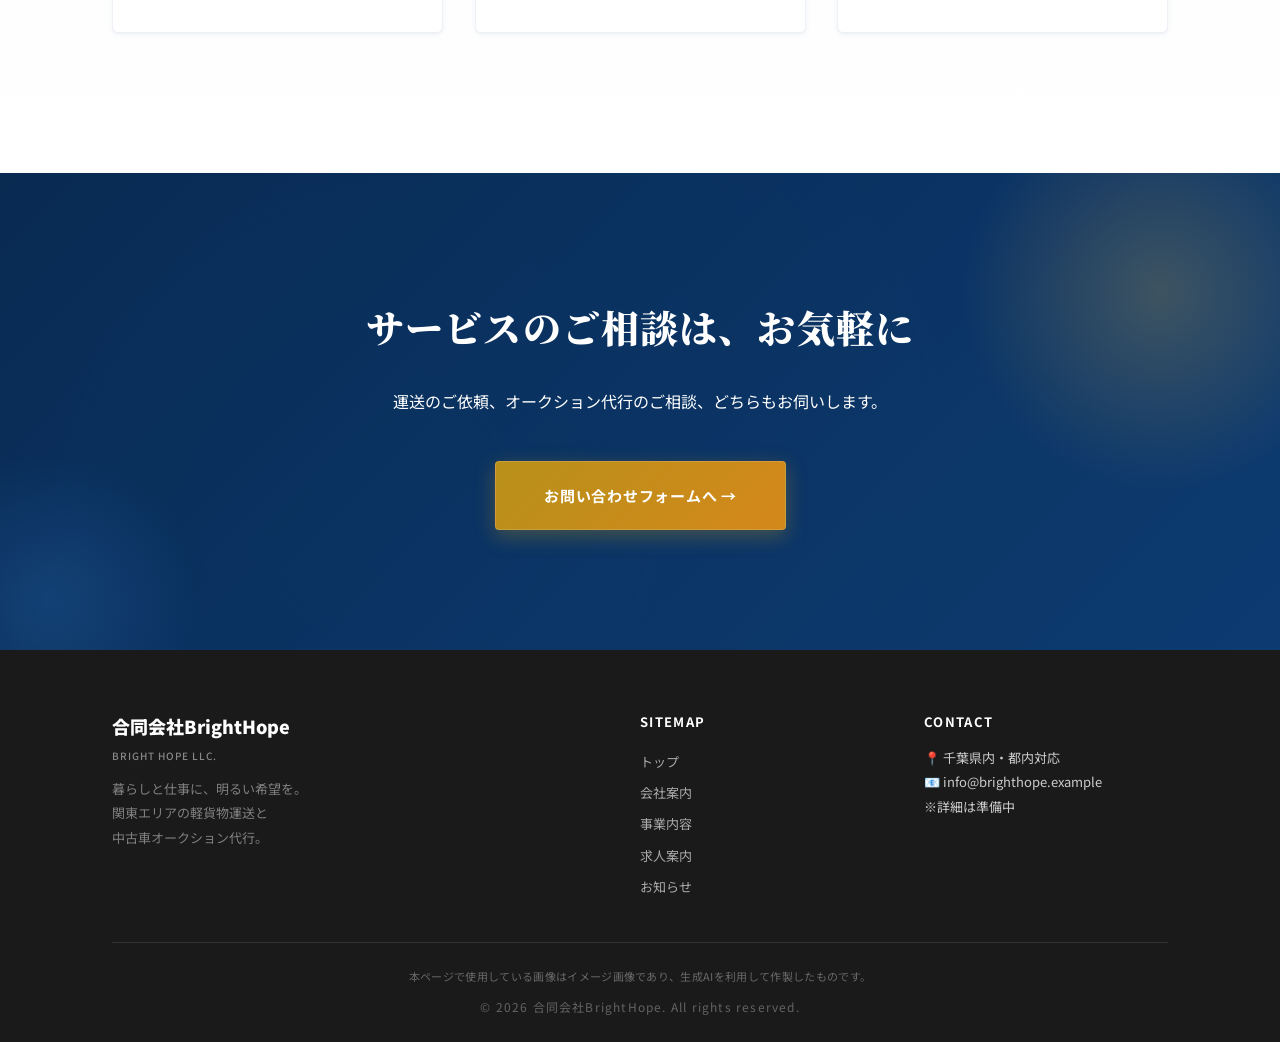
<file: brighthope/services.html>
<!DOCTYPE html>
<html lang="ja">
<head>
  <meta charset="UTF-8" />
  <meta name="viewport" content="width=device-width, initial-scale=1.0" />
  <meta name="description" content="合同会社BrightHopeの事業内容。関東エリアの軽貨物運送と、ローン不安の方も安心してご利用いただける中古車オークション代行サービスをご案内します。" />
  <title>事業内容｜合同会社BrightHope</title>
  <link rel="preconnect" href="https://fonts.googleapis.com">
  <link rel="preconnect" href="https://fonts.gstatic.com" crossorigin>
  <link href="https://fonts.googleapis.com/css2?family=Noto+Sans+JP:wght@400;500;700;900&display=swap" rel="stylesheet">
  <link rel="stylesheet" href="style.css" />
</head>
<body>

  <header class="site-header">
    <div class="container header-inner">
      <a href="index.html" class="logo">
        <img src="images/logo.png" alt="合同会社BrightHope" class="logo-img">
        <span class="logo-text">
          合同会社BrightHope
          <small>BRIGHT HOPE LLC.</small>
        </span>
      </a>
      <nav class="nav" id="nav">
        <a href="index.html">トップ</a>
        <a href="about.html">会社案内</a>
        <a href="services.html" class="current">事業内容</a>
        <a href="recruit.html">求人案内</a>
        <a href="news.html">お知らせ</a>
      </nav>
      <a href="recruit.html#form" class="header-cta">お問い合わせ</a>
      <button class="menu-toggle" onclick="document.getElementById('nav').classList.toggle('mobile-open')">
        <span></span><span></span><span></span>
      </button>
    </div>
  </header>

  <!-- Page Header -->
  <section class="page-header page-header-services">
    <div class="container">
      <p class="page-header-en">SERVICES</p>
      <h1>事業内容</h1>
    </div>
  </section>
  <div class="breadcrumb">
    <div class="container">
      <a href="index.html">トップ</a><span>›</span>事業内容
    </div>
  </div>

  <!-- 事業1: 軽貨物運送 -->
  <section class="service-section" id="delivery">
    <div class="container">
      <div class="service-inner">
        <div>
          <p class="service-eyebrow">SERVICE 01</p>
          <h2 class="service-title">軽貨物運送業</h2>
          <p class="service-desc">
            関東エリアを中心に、企業様向けの信頼できる配送サービスをご提供しています。
            冷凍食品配送を含む安定した案件を、経験豊富なドライバーが確実にお届けします。
          </p>
          <ul class="service-list">
            <li>企業向け定期配送・スポット便対応</li>
            <li>冷凍・冷蔵配送に対応（冷凍食品配送実績あり）</li>
            <li>千葉県内・都内を中心とした関東エリア</li>
            <li>丁寧・時間厳守の配送品質</li>
          </ul>
          <p style="color: var(--gray); font-size: 14px; padding: 16px; background: var(--gray-light); border-radius: 8px;">
            💡 料金・詳細な対応エリアはご相談ください。企業様のニーズに合わせてご提案いたします。
          </p>
        </div>
        <div class="service-visual"><img src="images/service-delivery.png" alt="物流センターで荷物を積み込む軽貨物ドライバー" class="service-image"></div>
      </div>
    </div>
  </section>

  <!-- 事業2: オークション代行 -->
  <section class="service-section" id="auction">
    <div class="container">
      <div class="service-inner">
        <div class="service-visual"><img src="images/service-auction.png" alt="中古車オークション代行 - タブレットで選定・鍵の受け渡し" class="service-image"></div>
        <div>
          <p class="service-eyebrow">SERVICE 02</p>
          <h2 class="service-title">中古車オークション代行</h2>
          <p class="service-desc">
            「ローンが不安」「審査が心配」――そんな方にこそ、オークション代行という選択肢を。
            全国のオークションから、あなたにピッタリの一台を、適正価格でお探しします。
          </p>
          <ul class="service-list">
            <li>ローン審査に不安のある方も対応可能</li>
            <li>全国の中古車オークションから選定</li>
            <li>ご希望条件（車種・予算・年式）に合わせて代行</li>
            <li>納車まで安心のサポート体制</li>
            <li>透明な料金体系・不明瞭な追加費用なし</li>
          </ul>

          <h3 style="margin-top: 32px; margin-bottom: 16px; font-size: 16px; color: var(--blue);">▸ ご利用の流れ</h3>
          <div class="service-flow">
            <div class="service-flow-step">
              <span class="service-flow-step-num">1</span>
              <h4>お問い合わせ</h4>
              <p>ご希望をお聞かせください</p>
            </div>
            <div class="service-flow-step">
              <span class="service-flow-step-num">2</span>
              <h4>ヒアリング</h4>
              <p>予算・条件を伺います</p>
            </div>
            <div class="service-flow-step">
              <span class="service-flow-step-num">3</span>
              <h4>オークション</h4>
              <p>お探し・入札を代行</p>
            </div>
            <div class="service-flow-step">
              <span class="service-flow-step-num">4</span>
              <h4>納車</h4>
              <p>手続き・お引き渡し</p>
            </div>
          </div>

          <p style="color: var(--gray); font-size: 14px; padding: 16px; background: #fff8ec; border-radius: 8px; margin-top: 20px;">
            💡 代行手数料・詳細な費用感はお問い合わせください。ご予算に合わせて最適なプランをご提案します。
          </p>
        </div>
      </div>
    </div>
  </section>

  <!-- 安心ポイント -->
  <section class="reason">
    <div class="container">
      <p class="section-eyebrow">OUR COMMITMENT</p>
      <h2 class="section-title">BrightHopeの、お約束</h2>
      <p class="section-lead">「誰でも、安心して」使えるサービスであるために。</p>
      <div class="reason-grid">
        <article class="reason-card">
          <div class="reason-icon">🔍</div>
          <h3>明朗会計</h3>
          <p>すべての費用を、事前にご説明。後から追加費用が発生することはありません。</p>
        </article>
        <article class="reason-card">
          <div class="reason-icon">💬</div>
          <h3>分かりやすい説明</h3>
          <p>専門用語を極力使わず、初心者の方にも分かる言葉でご説明します。</p>
        </article>
        <article class="reason-card">
          <div class="reason-icon">🛡️</div>
          <h3>納車後もサポート</h3>
          <p>「買って終わり」ではありません。困ったときの相談窓口として機能します。</p>
        </article>
      </div>
    </div>
  </section>

  <!-- CTA -->
  <section class="cta-section">
    <div class="container cta-section-inner">
      <h2>サービスのご相談は、お気軽に</h2>
      <p>運送のご依頼、オークション代行のご相談、どちらもお伺いします。</p>
      <a href="recruit.html#form" class="btn btn-orange">お問い合わせフォームへ →</a>
    </div>
  </section>

  <footer class="site-footer">
    <div class="container">
      <div class="footer-grid">
        <div>
          <p class="footer-logo">合同会社BrightHope<small>BRIGHT HOPE LLC.</small></p>
          <p class="footer-desc">暮らしと仕事に、明るい希望を。<br>関東エリアの軽貨物運送と<br>中古車オークション代行。</p>
        </div>
        <div>
          <p class="footer-title">SITEMAP</p>
          <ul>
            <li><a href="index.html">トップ</a></li>
            <li><a href="about.html">会社案内</a></li>
            <li><a href="services.html">事業内容</a></li>
            <li><a href="recruit.html">求人案内</a></li>
            <li><a href="news.html">お知らせ</a></li>
          </ul>
        </div>
        <div>
          <p class="footer-title">CONTACT</p>
          <p class="footer-contact">📍 千葉県内・都内対応<br>📧 info@brighthope.example<br>※詳細は準備中</p>
        </div>
      </div>
      <p class="footer-disclaimer">本ページで使用している画像はイメージ画像であり、生成AIを利用して作製したものです。</p>
      <p class="copyright">© 2026 合同会社BrightHope. All rights reserved.</p>
    </div>
  </footer>

  <script src="scripts/animations.js" defer></script>
</body>
</html>
</file>
<file: brighthope/style.css>
@import url('https://fonts.googleapis.com/css2?family=Noto+Serif+JP:wght@500;700;900&display=swap');

/* ===== Animations ===== */
@keyframes heroReveal {
  0% { opacity: 0; transform: translateY(24px); filter: blur(4px); }
  100% { opacity: 1; transform: translateY(0); filter: blur(0); }
}
@keyframes float {
  0%, 100% { transform: translateY(0); }
  50% { transform: translateY(-6px); }
}
@keyframes shimmer {
  0% { background-position: -200% center; }
  100% { background-position: 200% center; }
}

/* Scroll-triggered fade up */
.animate-up {
  opacity: 0;
  transform: translateY(28px);
  transition: opacity 1s cubic-bezier(0.22, 1, 0.36, 1), transform 1s cubic-bezier(0.22, 1, 0.36, 1);
  will-change: opacity, transform;
}
.animate-up.is-visible {
  opacity: 1;
  transform: translateY(0);
}

@media (prefers-reduced-motion: reduce) {
  .animate-up { opacity: 1 !important; transform: none !important; transition: none !important; }
  *, *::before, *::after { animation-duration: 0.01ms !important; animation-iteration-count: 1 !important; transition-duration: 0.01ms !important; }
}

/* ===== Reset ===== */
* { margin: 0; padding: 0; box-sizing: border-box; }
img { max-width: 100%; display: block; }
a { color: inherit; text-decoration: none; }
ul { list-style: none; }
button { font: inherit; cursor: pointer; border: 0; background: transparent; }

/* ===== Variables ===== */
:root {
  --blue: #0d3d75;
  --blue-dark: #082a52;
  --blue-mid: #1c528f;
  --blue-light: #eff4fb;
  --blue-tint: #f7f9fc;
  --gold: #b8901a;
  --gold-light: #d4a94b;
  --gold-pale: #f5ecd4;
  --orange: #d4881a;
  --orange-dark: #a86a11;
  --ink: #1a2332;
  --gray: #6a7280;
  --gray-light: #f7f8fa;
  --line: #dde2ea;
  --line-soft: #eef1f5;
  --white: #ffffff;
  --success: #2ea44f;
  --sans: "Noto Sans JP", -apple-system, "Hiragino Sans", sans-serif;
  --serif: "Noto Serif JP", "Hiragino Mincho ProN", "Yu Mincho", serif;
  --shadow-sm: 0 1px 2px rgba(13,61,117,0.06), 0 2px 6px rgba(13,61,117,0.04);
  --shadow-md: 0 4px 12px rgba(13,61,117,0.08), 0 12px 32px rgba(13,61,117,0.06);
  --shadow-lg: 0 8px 24px rgba(13,61,117,0.10), 0 24px 60px rgba(13,61,117,0.10);
  --shadow-xl: 0 20px 60px rgba(13,61,117,0.18), 0 40px 100px rgba(13,61,117,0.12);
}

/* ===== Base ===== */
html { scroll-behavior: smooth; -webkit-text-size-adjust: 100%; }
body {
  font-family: var(--sans);
  color: var(--ink);
  line-height: 1.8;
  background: var(--white);
  -webkit-font-smoothing: antialiased;
  overflow-x: hidden;
  word-break: normal;
  line-break: strict;
}

.container {
  max-width: 1120px;
  margin: 0 auto;
  padding: 0 32px;
}
.container-narrow { max-width: 800px; }

@media (max-width: 640px) {
  .container { padding: 0 20px; }
}

/* ===== Section common ===== */
.section-padding { padding: 140px 0; }
.section-padding-sm { padding: 80px 0; }

.section-eyebrow {
  text-align: center;
  color: var(--gold);
  font-size: 11px;
  font-weight: 700;
  letter-spacing: 0.4em;
  margin-bottom: 20px;
  text-transform: uppercase;
}
.section-title {
  text-align: center;
  font-family: var(--serif);
  font-size: 40px;
  font-weight: 900;
  line-height: 1.55;
  margin-bottom: 20px;
  color: var(--ink);
  letter-spacing: 0.02em;
}
.section-title::after {
  content: "";
  display: block;
  width: 48px;
  height: 2px;
  background: linear-gradient(90deg, var(--gold), var(--gold-light));
  margin: 28px auto 0;
}
.section-lead {
  text-align: center;
  color: var(--gray);
  margin-bottom: 72px;
  font-size: 15px;
  line-height: 2;
  padding: 0 8px;
}
@media (max-width: 640px) {
  .section-title { font-size: 24px; line-height: 1.6; letter-spacing: 0.01em; }
  .section-title::after { margin-top: 20px; }
  .section-eyebrow { font-size: 10px; letter-spacing: 0.3em; margin-bottom: 14px; }
  .section-lead { margin-bottom: 48px; font-size: 14px; }
  .section-padding { padding: 80px 0; }
}

/* ===== Header ===== */
.site-header {
  position: sticky;
  top: 0;
  z-index: 100;
  background: rgba(255,255,255,0.96);
  backdrop-filter: blur(12px) saturate(140%);
  border-bottom: 1px solid var(--line-soft);
  box-shadow: 0 1px 3px rgba(0,0,0,0.02);
}
.header-inner {
  display: flex;
  align-items: center;
  justify-content: space-between;
  height: 84px;
}
.logo { display: flex; align-items: center; gap: 12px; }
.logo-mark {
  display: inline-flex;
  align-items: center;
  justify-content: center;
  width: 42px; height: 42px;
  background: linear-gradient(135deg, var(--blue), var(--blue-dark));
  color: #fff;
  font-weight: 900;
  border-radius: 8px;
  font-size: 20px;
  letter-spacing: -0.05em;
}
.logo-img {
  width: 56px;
  height: 56px;
  border-radius: 12px;
  object-fit: cover;
  box-shadow: var(--shadow-sm);
}
.logo-text {
  font-family: var(--serif);
  font-weight: 700;
  letter-spacing: 0.02em;
}
.logo-text {
  font-weight: 900;
  font-size: 17px;
  color: var(--ink);
  line-height: 1.2;
}
.logo-text small {
  display: block;
  font-size: 10px;
  color: var(--gray);
  font-weight: 500;
  letter-spacing: 0.1em;
}
.nav { display: flex; gap: 32px; }
.nav a {
  font-size: 14px;
  color: var(--ink);
  font-weight: 500;
  transition: color 0.2s;
  position: relative;
  padding: 4px 0;
}
.nav a:hover { color: var(--blue); }
.nav a.current {
  color: var(--blue);
  font-weight: 700;
}
.nav a.current::after {
  content: "";
  position: absolute;
  bottom: -4px; left: 0; right: 0;
  height: 2px;
  background: var(--orange);
}
.header-cta {
  background: var(--blue);
  color: #fff;
  padding: 12px 24px;
  border-radius: 4px;
  font-size: 13px;
  font-weight: 700;
  letter-spacing: 0.05em;
  transition: all 0.25s ease;
  box-shadow: 0 4px 12px rgba(13,61,117,0.2);
  white-space: nowrap;
}
.header-cta:hover {
  background: var(--blue-dark);
  transform: translateY(-1px);
  box-shadow: 0 6px 18px rgba(13,61,117,0.3);
}
@media (max-width: 900px) {
  .header-inner { height: 68px; }
  .logo-img { width: 44px; height: 44px; }
  .logo-text { font-size: 14px; }
  .logo-text small { font-size: 9px; }
}
@media (max-width: 480px) {
  .logo-text small { display: none; }
  .logo-text { font-size: 13px; }
}

/* Mobile menu */
.menu-toggle {
  display: none;
  width: 32px; height: 32px;
  flex-direction: column;
  justify-content: center;
  gap: 5px;
}
.menu-toggle span {
  display: block;
  height: 2px;
  background: var(--ink);
  transition: all 0.2s;
}
@media (max-width: 900px) {
  .nav, .header-cta { display: none; }
  .menu-toggle { display: flex; }
  .nav.mobile-open {
    display: flex;
    flex-direction: column;
    position: absolute;
    top: 72px;
    left: 0; right: 0;
    background: #fff;
    padding: 20px 24px;
    border-bottom: 1px solid var(--line);
    gap: 20px;
  }
}

/* ===== Hero (Top page) ===== */
.hero {
  position: relative;
  padding: 180px 0 160px;
  min-height: 720px;
  display: flex;
  align-items: center;
  color: #fff;
  overflow: hidden;
  background-image:
    linear-gradient(105deg, rgba(8,42,82,0.72) 0%, rgba(8,42,82,0.35) 45%, rgba(8,42,82,0.05) 100%),
    url('images/hero.png');
  background-size: cover;
  background-position: center;
  background-repeat: no-repeat;
}
.hero::before {
  content: "";
  position: absolute;
  inset: 0;
  background: linear-gradient(180deg, transparent 60%, rgba(8,42,82,0.35) 100%);
  pointer-events: none;
}
.hero-inner {
  position: relative;
  width: 100%;
  z-index: 2;
}
.hero-content {
  max-width: 680px;
}
.hero-eyebrow {
  display: inline-block;
  background: rgba(255,255,255,0.10);
  border: 1px solid rgba(212,169,75,0.5);
  padding: 10px 22px;
  border-radius: 2px;
  font-size: 11px;
  color: var(--gold-light);
  font-weight: 700;
  letter-spacing: 0.25em;
  margin-bottom: 40px;
  backdrop-filter: blur(6px);
  text-transform: uppercase;
  opacity: 0;
  animation: heroReveal 1.2s cubic-bezier(0.22, 1, 0.36, 1) 0.3s forwards;
}
.hero-title {
  font-family: var(--serif);
  font-size: 64px;
  font-weight: 900;
  line-height: 1.45;
  margin-bottom: 36px;
  color: #fff;
  text-shadow: 0 4px 30px rgba(0,0,0,0.4);
  letter-spacing: 0.02em;
  opacity: 0;
  animation: heroReveal 1.4s cubic-bezier(0.22, 1, 0.36, 1) 0.6s forwards;
}
.hero-title .accent {
  color: var(--gold-light);
  font-style: normal;
}
.hero-title .accent-orange { color: var(--gold-light); }
.hero-lead {
  font-size: 17px;
  color: rgba(255,255,255,0.95);
  line-height: 2.2;
  margin-bottom: 48px;
  text-shadow: 0 1px 12px rgba(0,0,0,0.4);
  font-weight: 400;
  letter-spacing: 0.05em;
  opacity: 0;
  animation: heroReveal 1.4s cubic-bezier(0.22, 1, 0.36, 1) 0.9s forwards;
}
.hero-lead-accent {
  color: var(--gold-light);
  font-weight: 700;
  letter-spacing: 0.05em;
}
.hero-cta {
  display: flex;
  gap: 20px;
  flex-wrap: wrap;
  opacity: 0;
  animation: heroReveal 1.4s cubic-bezier(0.22, 1, 0.36, 1) 1.2s forwards;
}
.hero .btn-primary {
  background: linear-gradient(135deg, var(--gold), var(--orange));
  color: #fff;
  box-shadow: 0 10px 30px rgba(184,144,26,0.45);
  border: 1px solid rgba(255,255,255,0.15);
}
.hero .btn-primary:hover {
  background: linear-gradient(135deg, var(--gold-light), var(--gold));
  transform: translateY(-2px);
  box-shadow: 0 14px 36px rgba(184,144,26,0.55);
}
.hero .btn-ghost {
  background: rgba(255,255,255,0.08);
  color: #fff;
  border: 1px solid rgba(255,255,255,0.6);
  backdrop-filter: blur(6px);
}
.hero .btn-ghost:hover {
  background: rgba(255,255,255,0.15);
  color: #fff;
  border-color: #fff;
}
@media (max-width: 900px) {
  .hero {
    padding: 100px 0 100px;
    min-height: 560px;
    background-image:
      linear-gradient(180deg, rgba(8,42,82,0.8) 0%, rgba(8,42,82,0.55) 60%, rgba(8,42,82,0.35) 100%),
      url('images/hero.png');
  }
  .hero-content { max-width: 100%; text-align: center; }
  .hero-title { font-size: 36px; line-height: 1.5; }
  .hero-cta { justify-content: center; }
}
@media (max-width: 640px) {
  .hero {
    padding: 80px 0 90px;
    min-height: 520px;
  }
  .hero-eyebrow {
    font-size: 10px;
    letter-spacing: 0.2em;
    padding: 8px 16px;
    margin-bottom: 24px;
  }
  .hero-title {
    font-size: 30px;
    line-height: 1.55;
    margin-bottom: 22px;
    letter-spacing: 0.01em;
  }
  .hero-lead {
    font-size: 14px;
    line-height: 2;
    margin-bottom: 32px;
    letter-spacing: 0.02em;
  }
  .hero-cta {
    gap: 12px;
    flex-direction: column;
    align-items: stretch;
  }
  .hero .btn { width: 100%; justify-content: center; padding: 16px 24px; font-size: 14px; }
}

/* ===== Buttons ===== */
.btn {
  display: inline-flex;
  align-items: center;
  gap: 10px;
  padding: 18px 40px;
  border-radius: 4px;
  font-weight: 700;
  font-size: 15px;
  letter-spacing: 0.05em;
  transition: all 0.25s cubic-bezier(0.16, 1, 0.3, 1);
  position: relative;
}
.btn-primary {
  background: var(--blue);
  color: #fff;
  box-shadow: 0 6px 20px rgba(13,61,117,0.25);
}
.btn-primary:hover {
  background: var(--blue-dark);
  transform: translateY(-2px);
  box-shadow: 0 12px 30px rgba(13,61,117,0.35);
}
.btn-orange {
  background: linear-gradient(135deg, var(--gold), var(--orange));
  color: #fff;
  box-shadow: 0 6px 20px rgba(184,144,26,0.35);
  border: 1px solid rgba(255,255,255,0.15);
}
.btn-orange:hover {
  background: linear-gradient(135deg, var(--gold-light), var(--gold));
  transform: translateY(-2px);
  box-shadow: 0 10px 30px rgba(184,144,26,0.45);
}
.btn-ghost {
  background: #fff;
  color: var(--blue);
  border: 1.5px solid var(--blue);
}
.btn-ghost:hover {
  background: var(--blue);
  color: #fff;
  transform: translateY(-1px);
}

/* ===== Page Header (下層ページ用) ===== */
.page-header {
  padding: 120px 0 100px;
  background:
    linear-gradient(135deg, rgba(8,42,82,0.92), rgba(13,61,117,0.85)),
    radial-gradient(circle at 20% 30%, rgba(28,82,143,0.6), transparent 60%),
    var(--blue-dark);
  color: #fff;
  text-align: center;
  position: relative;
  overflow: hidden;
}
.page-header-about,
.page-header-services,
.page-header-recruit,
.page-header-news {
  background-size: cover;
  background-position: center;
  background-repeat: no-repeat;
}
@media (max-width: 640px) {
  .page-header-about,
  .page-header-services,
  .page-header-recruit,
  .page-header-news {
    background-attachment: scroll;
  }
}
.page-header-about {
  background-image:
    linear-gradient(135deg, rgba(8,42,82,0.72), rgba(13,61,117,0.55) 60%, rgba(13,61,117,0.35)),
    url('images/page-about.png');
}
.page-header-services {
  background-image:
    linear-gradient(135deg, rgba(8,42,82,0.72), rgba(13,61,117,0.55) 60%, rgba(13,61,117,0.35)),
    url('images/page-services.png');
}
.page-header-recruit {
  background-image:
    linear-gradient(135deg, rgba(8,42,82,0.72), rgba(13,61,117,0.55) 60%, rgba(13,61,117,0.35)),
    url('images/page-recruit.png');
}
.page-header-news {
  background-image:
    linear-gradient(135deg, rgba(8,42,82,0.72), rgba(13,61,117,0.55) 60%, rgba(13,61,117,0.35)),
    url('images/page-news.png');
}
.page-header::before {
  content: "";
  position: absolute;
  bottom: -80px; right: -80px;
  width: 360px; height: 360px;
  background: radial-gradient(circle, rgba(212,169,75,0.25), transparent 70%);
  border-radius: 50%;
}
.page-header::after {
  content: "";
  position: absolute;
  top: -60px; left: -60px;
  width: 240px; height: 240px;
  background: radial-gradient(circle, rgba(28,82,143,0.4), transparent 70%);
  border-radius: 50%;
}
.page-header-en {
  font-size: 11px;
  letter-spacing: 0.4em;
  color: var(--gold-light);
  margin-bottom: 16px;
  font-weight: 700;
  position: relative;
  z-index: 2;
  text-transform: uppercase;
}
.page-header h1 {
  font-family: var(--serif);
  font-size: 46px;
  font-weight: 900;
  position: relative;
  z-index: 2;
  letter-spacing: 0.05em;
}
.page-header h1::after {
  content: "";
  display: block;
  width: 48px;
  height: 2px;
  background: linear-gradient(90deg, var(--gold), var(--gold-light));
  margin: 24px auto 0;
}
@media (max-width: 640px) {
  .page-header { padding: 80px 0 68px; }
  .page-header h1 { font-size: 26px; line-height: 1.5; letter-spacing: 0.02em; }
  .page-header-en { font-size: 10px; letter-spacing: 0.3em; margin-bottom: 10px; }
  .page-header h1::after { margin-top: 18px; width: 40px; }
}

/* ===== Breadcrumb ===== */
.breadcrumb {
  padding: 16px 0;
  background: var(--gray-light);
  border-bottom: 1px solid var(--line);
  font-size: 12px;
  color: var(--gray);
}
.breadcrumb a { color: var(--blue); }
.breadcrumb span { margin: 0 8px; opacity: 0.5; }

/* ===== Business (top page 2 cards) ===== */
.business { padding: 140px 0; background: var(--white); }
.business-grid {
  display: grid;
  grid-template-columns: repeat(2, 1fr);
  gap: 40px;
}
.business-card {
  background: #fff;
  border: 1px solid var(--line-soft);
  border-radius: 6px;
  padding: 56px 44px;
  transition: all 0.4s cubic-bezier(0.16, 1, 0.3, 1);
  position: relative;
  overflow: hidden;
}
.business-card::before {
  content: "";
  position: absolute;
  top: 0; left: 0; right: 0;
  height: 3px;
  background: linear-gradient(90deg, var(--blue), var(--blue-mid));
  transition: background 0.3s;
}
.business-card:nth-child(2)::before {
  background: linear-gradient(90deg, var(--gold), var(--gold-light));
}
.business-card:hover {
  transform: translateY(-8px);
  box-shadow: var(--shadow-lg);
  border-color: var(--line);
}
.business-icon {
  width: 80px; height: 80px;
  background: var(--blue-tint);
  border: 1px solid var(--line-soft);
  border-radius: 4px;
  display: inline-flex;
  align-items: center;
  justify-content: center;
  font-size: 40px;
  margin-bottom: 32px;
  box-shadow: var(--shadow-sm);
}
.business-card:nth-child(2) .business-icon {
  background: var(--gold-pale);
}
.business-card h3 {
  font-family: var(--serif);
  font-size: 26px;
  margin-bottom: 20px;
  font-weight: 900;
  letter-spacing: 0.02em;
}
.business-card > p {
  color: var(--gray);
  line-height: 2;
  margin-bottom: 28px;
  font-size: 15px;
}
.business-features {
  padding-top: 24px;
  border-top: 1px solid var(--line-soft);
  margin-bottom: 28px;
}
.business-features li {
  padding: 6px 0 6px 28px;
  font-size: 14px;
  position: relative;
  color: var(--ink);
}
.business-features li::before {
  content: "";
  position: absolute;
  left: 4px; top: 15px;
  width: 12px;
  height: 6px;
  border-left: 2px solid var(--gold);
  border-bottom: 2px solid var(--gold);
  transform: rotate(-45deg);
}
.business-more {
  color: var(--blue);
  font-weight: 700;
  font-size: 13px;
  letter-spacing: 0.1em;
  display: inline-flex;
  align-items: center;
  gap: 8px;
  transition: gap 0.2s;
  text-transform: uppercase;
}
.business-more:hover { gap: 14px; }
@media (max-width: 900px) {
  .business-grid { grid-template-columns: 1fr; gap: 24px; }
  .business-card { padding: 40px 28px; }
  .business-card h3 { font-size: 22px; }
  .business { padding: 80px 0; }
}

/* ===== Reason (安心の理由) ===== */
.reason {
  padding: 140px 0;
  background: linear-gradient(180deg, var(--blue-tint) 0%, #fff 100%);
  position: relative;
}
.reason-grid {
  display: grid;
  grid-template-columns: repeat(3, 1fr);
  gap: 32px;
}
.reason-card {
  background: #fff;
  padding: 56px 36px 48px;
  border-radius: 6px;
  border: 1px solid var(--line-soft);
  text-align: center;
  transition: all 0.4s cubic-bezier(0.16, 1, 0.3, 1);
  box-shadow: var(--shadow-sm);
}
.reason-card:hover {
  transform: translateY(-6px);
  box-shadow: var(--shadow-lg);
  border-color: var(--line);
}
.reason-icon {
  width: 72px; height: 72px;
  background: var(--blue-tint);
  border-radius: 50%;
  display: inline-flex;
  align-items: center;
  justify-content: center;
  font-size: 32px;
  margin-bottom: 20px;
}
.reason-icon-img {
  width: 140px;
  height: 140px;
  margin: 0 auto 28px;
  display: block;
}
.reason-card h3 {
  font-family: var(--serif);
  font-size: 20px;
  margin-bottom: 16px;
  color: var(--blue);
  font-weight: 900;
  letter-spacing: 0.02em;
}
.reason-card p {
  color: var(--gray);
  font-size: 14px;
  line-height: 2;
}
@media (max-width: 900px) {
  .reason-grid { grid-template-columns: 1fr; gap: 20px; }
  .reason { padding: 80px 0; }
  .reason-card { padding: 44px 28px 36px; }
  .reason-icon-img { width: 120px; height: 120px; margin-bottom: 20px; }
}

/* ===== Recruit Banner ===== */
.recruit-banner {
  padding: 120px 0;
  background:
    linear-gradient(135deg, rgba(8,42,82,0.94), rgba(13,61,117,0.88)),
    radial-gradient(circle at 70% 30%, rgba(212,169,75,0.3), transparent 60%),
    var(--blue-dark);
  color: #fff;
  text-align: center;
  position: relative;
  overflow: hidden;
}
.recruit-banner::before {
  content: "🚛";
  position: absolute;
  right: -60px; top: 30px;
  font-size: 260px;
  opacity: 0.08;
  transform: rotate(-8deg);
}
.recruit-banner-inner {
  position: relative;
  z-index: 2;
}
.recruit-banner h2 {
  font-family: var(--serif);
  font-size: 40px;
  font-weight: 900;
  margin-bottom: 20px;
  letter-spacing: 0.03em;
}
.recruit-banner p {
  font-size: 16px;
  margin-bottom: 40px;
  opacity: 0.9;
  line-height: 2;
}
.recruit-banner .btn-orange { color: #fff; padding: 20px 48px; }
@media (max-width: 640px) {
  .recruit-banner { padding: 80px 0; }
  .recruit-banner h2 { font-size: 24px; line-height: 1.6; margin-bottom: 16px; }
  .recruit-banner p { font-size: 14px; margin-bottom: 32px; }
  .recruit-banner .btn-orange { padding: 16px 32px; font-size: 14px; width: 100%; justify-content: center; }
  .recruit-banner::before { font-size: 180px; right: -80px; }
}
@media (max-width: 640px) {
  .recruit-hero { padding: 80px 0; }
  .recruit-hero h2 { font-size: 24px; line-height: 1.7; margin-bottom: 20px; }
  .recruit-hero p { font-size: 14px; line-height: 2; }
}

/* ===== News list ===== */
.news { padding: 100px 0; background: #fff; }
.news-list { max-width: 800px; margin: 0 auto; }
.news-item {
  display: grid;
  grid-template-columns: 120px 100px 1fr;
  gap: 24px;
  padding: 24px 0;
  border-bottom: 1px solid var(--line);
  align-items: center;
  transition: background 0.2s;
}
.news-item:hover { background: var(--gray-light); padding-left: 12px; padding-right: 12px; }
.news-date {
  color: var(--gray);
  font-size: 13px;
  font-family: monospace;
}
.news-category {
  display: inline-block;
  padding: 4px 12px;
  background: var(--blue-light);
  color: var(--blue);
  font-size: 12px;
  font-weight: 700;
  border-radius: 4px;
  text-align: center;
}
.news-category.important {
  background: #fdecea;
  color: #c62828;
}
.news-category.event {
  background: #fff5e6;
  color: var(--orange-dark);
}
.news-title {
  font-size: 15px;
  font-weight: 500;
  color: var(--ink);
}
.news-title a:hover { color: var(--blue); }
.news-more {
  text-align: center;
  margin-top: 40px;
}
@media (max-width: 640px) {
  .news { padding: 80px 0; }
  .news-item {
    grid-template-columns: 1fr;
    gap: 8px;
    padding: 20px 0;
  }
  .news-item:hover { padding-left: 0; padding-right: 0; }
  .news-category { justify-self: start; }
  .news-title { font-size: 14px; line-height: 1.7; }
  .news-date { font-size: 12px; }
}

/* ===== Company table ===== */
.company-info { padding: 100px 0; background: #fff; }
.company-table {
  width: 100%;
  border-collapse: collapse;
  max-width: 800px;
  margin: 0 auto;
}
.company-table tr {
  border-bottom: 1px solid var(--line);
}
.company-table tr:first-child { border-top: 2px solid var(--blue); }
.company-table tr:last-child { border-bottom: 2px solid var(--blue); }
.company-table th {
  text-align: left;
  padding: 20px 24px;
  width: 200px;
  background: var(--blue-light);
  font-weight: 700;
  color: var(--blue);
  vertical-align: top;
  font-size: 14px;
}
.company-table td {
  padding: 20px 24px;
  font-size: 15px;
  line-height: 1.9;
}
@media (max-width: 640px) {
  .company-info { padding: 80px 0; }
  .company-table th, .company-table td {
    display: block;
    width: 100%;
    padding: 14px 18px;
    font-size: 14px;
  }
  .company-table th {
    border-right: 0;
    border-bottom: 1px solid var(--line-soft);
    background: var(--blue-tint);
    padding-bottom: 10px;
  }
  .company-table td { padding-top: 12px; padding-bottom: 20px; }
}

/* ===== CEO Message ===== */
.ceo {
  padding: 140px 0;
  background: linear-gradient(180deg, var(--blue-tint) 0%, #fff 100%);
}
.ceo-inner {
  display: grid;
  grid-template-columns: 1fr 2fr;
  gap: 48px;
  align-items: center;
  max-width: 1000px;
  margin: 0 auto;
}
.ceo-photo {
  aspect-ratio: 1/1;
  border-radius: 50%;
  background: linear-gradient(135deg, var(--blue), var(--blue-dark));
  display: flex;
  align-items: center;
  justify-content: center;
  overflow: hidden;
  box-shadow: 0 10px 30px rgba(30,90,168,0.3);
}
.ceo-photo svg {
  width: 90%;
  height: 90%;
}
.ceo-body h3 {
  font-family: var(--serif);
  font-size: 24px;
  margin-bottom: 20px;
  color: var(--blue);
  font-weight: 900;
  letter-spacing: 0.03em;
}
.ceo-body h3 span {
  display: block;
  font-family: var(--sans);
  font-size: 14px;
  color: var(--gray);
  font-weight: 500;
  margin-top: 8px;
  letter-spacing: 0.05em;
}
.ceo-body p {
  color: var(--ink);
  line-height: 2;
  margin-bottom: 16px;
  font-size: 15px;
}
.ceo-name {
  margin-top: 24px;
  font-size: 18px;
  font-weight: 700;
}
.ceo-name small {
  color: var(--gray);
  font-size: 13px;
  font-weight: 500;
  margin-right: 12px;
}
@media (max-width: 900px) {
  .ceo { padding: 80px 0; }
  .ceo-inner { grid-template-columns: 1fr; text-align: center; gap: 32px; }
  .ceo-photo { max-width: 180px; margin: 0 auto; }
  .ceo-body h3 { font-size: 22px; text-align: center; }
  .ceo-body p { text-align: left; font-size: 14px; }
  .ceo-body .section-eyebrow { text-align: center !important; }
}

/* ===== Access ===== */
.access { padding: 100px 0; background: #fff; }
.access-grid {
  display: grid;
  grid-template-columns: 1fr 1fr;
  gap: 48px;
  align-items: center;
}
.access-info dl {
  display: grid;
  grid-template-columns: 100px 1fr;
  row-gap: 16px;
}
.access-info dt {
  font-weight: 700;
  color: var(--blue);
  border-right: 2px solid var(--orange);
  padding-right: 16px;
}
.access-info dd { font-size: 14px; }
.map-placeholder {
  aspect-ratio: 4/3;
  background: linear-gradient(135deg, var(--blue-light), #d0e0f5);
  display: flex;
  flex-direction: column;
  align-items: center;
  justify-content: center;
  color: var(--blue-dark);
  border-radius: 12px;
  border: 2px dashed var(--blue);
}
.map-placeholder span {
  font-size: 48px;
  font-weight: 900;
}
.map-placeholder p {
  font-size: 13px;
  opacity: 0.7;
  margin-top: 8px;
}
@media (max-width: 900px) {
  .access { padding: 80px 0; }
  .access-grid { grid-template-columns: 1fr; gap: 32px; }
  .access-info dl { grid-template-columns: 80px 1fr; row-gap: 12px; }
  .access-info dt { font-size: 13px; padding-right: 12px; }
  .access-info dd { font-size: 14px; }
}

/* ===== Service detail (事業内容ページ) ===== */
.service-section {
  padding: 140px 0;
}
.service-section:nth-child(even) { background: var(--blue-tint); }
.service-inner {
  display: grid;
  grid-template-columns: 1fr 1fr;
  gap: 80px;
  align-items: center;
}
.service-visual {
  aspect-ratio: 4/3;
  border-radius: 6px;
  overflow: hidden;
  display: flex;
  align-items: center;
  justify-content: center;
  font-size: 120px;
  color: #fff;
  box-shadow: var(--shadow-lg);
}
.service-visual.blue { background: linear-gradient(135deg, var(--blue), var(--blue-dark)); }
.service-visual.orange { background: linear-gradient(135deg, var(--orange), var(--orange-dark)); }
.service-image {
  width: 100%;
  height: 100%;
  object-fit: cover;
  display: block;
}
.service-eyebrow {
  color: var(--gold);
  font-size: 11px;
  letter-spacing: 0.4em;
  font-weight: 700;
  margin-bottom: 16px;
  text-transform: uppercase;
}
.service-title {
  font-family: var(--serif);
  font-size: 36px;
  font-weight: 900;
  margin-bottom: 24px;
  line-height: 1.5;
  letter-spacing: 0.02em;
}
.service-desc {
  color: var(--gray);
  margin-bottom: 32px;
  line-height: 2;
}
.service-list {
  margin-bottom: 32px;
}
.service-list li {
  padding: 10px 0 10px 32px;
  position: relative;
  border-bottom: 1px dashed var(--line);
  font-size: 14px;
}
.service-list li::before {
  content: "▸";
  position: absolute;
  left: 8px;
  color: var(--orange);
  font-weight: 900;
}
.service-flow {
  display: flex;
  gap: 12px;
  flex-wrap: wrap;
  margin-top: 24px;
}
.service-flow-step {
  flex: 1;
  min-width: 140px;
  background: #fff;
  border: 1px solid var(--line);
  border-radius: 8px;
  padding: 16px;
  text-align: center;
  position: relative;
}
.service-flow-step-num {
  display: inline-block;
  background: var(--blue);
  color: #fff;
  width: 24px; height: 24px;
  border-radius: 50%;
  font-size: 12px;
  font-weight: 700;
  line-height: 24px;
  margin-bottom: 8px;
}
.service-flow-step h4 {
  font-size: 14px;
  color: var(--ink);
  margin-bottom: 4px;
}
.service-flow-step p {
  font-size: 12px;
  color: var(--gray);
  line-height: 1.6;
}
@media (max-width: 900px) {
  .service-section { padding: 80px 0; }
  .service-inner { grid-template-columns: 1fr; gap: 40px; }
  .service-visual { max-width: 480px; margin: 0 auto; width: 100%; }
  .service-title { font-size: 26px; }
  .service-desc { font-size: 14px; line-height: 1.9; }
  .service-list li { font-size: 13px; padding-left: 28px; }
  .service-flow-step { min-width: calc(50% - 6px); }
}
@media (max-width: 640px) {
  .service-flow-step { min-width: 100%; }
}

/* ===== Recruit (求人ページ) ===== */
.recruit-hero {
  padding: 120px 0;
  background:
    linear-gradient(135deg, rgba(13,61,117,0.03), rgba(184,144,26,0.06)),
    #fff;
  text-align: center;
  position: relative;
}
.recruit-hero h2 {
  font-family: var(--serif);
  font-size: 42px;
  font-weight: 900;
  line-height: 1.6;
  margin-bottom: 32px;
  letter-spacing: 0.03em;
}
.recruit-hero h2 .orange { color: var(--gold); }
.recruit-hero p {
  color: var(--gray);
  font-size: 16px;
  line-height: 2.2;
  max-width: 620px;
  margin: 0 auto;
}
@media (max-width: 640px) { .recruit-hero h2 { font-size: 26px; } }

.recruit-features {
  padding: 120px 0;
  background: linear-gradient(180deg, var(--blue-tint) 0%, #fff 100%);
}
.recruit-features-grid {
  display: grid;
  grid-template-columns: repeat(4, 1fr);
  gap: 24px;
}
.recruit-feature {
  background: #fff;
  padding: 48px 24px 40px;
  border-radius: 6px;
  border: 1px solid var(--line-soft);
  text-align: center;
  border-top: 3px solid var(--gold);
  box-shadow: var(--shadow-sm);
  transition: all 0.4s cubic-bezier(0.16, 1, 0.3, 1);
}
.recruit-feature:hover {
  transform: translateY(-6px);
  box-shadow: var(--shadow-lg);
}
.recruit-feature-icon {
  font-size: 40px;
  margin-bottom: 12px;
}
.recruit-feature-img {
  width: 100px;
  height: 100px;
  margin: 0 auto 20px;
  display: block;
}
.recruit-feature h3 {
  font-family: var(--serif);
  font-size: 17px;
  color: var(--blue);
  margin-bottom: 12px;
  font-weight: 900;
  letter-spacing: 0.02em;
}
.recruit-feature p {
  font-size: 12px;
  color: var(--gray);
  line-height: 1.9;
}
@media (max-width: 900px) {
  .recruit-features-grid { grid-template-columns: repeat(2, 1fr); gap: 16px; }
  .recruit-features { padding: 80px 0; }
  .recruit-feature { padding: 36px 18px 30px; }
  .recruit-feature-img { width: 80px; height: 80px; margin-bottom: 14px; }
}
@media (max-width: 480px) {
  .recruit-features-grid { grid-template-columns: 1fr; }
}

.recruit-detail { padding: 100px 0; background: #fff; }
.recruit-table {
  width: 100%;
  max-width: 800px;
  margin: 0 auto;
  border-collapse: collapse;
}
.recruit-table tr { border-bottom: 1px solid var(--line); }
.recruit-table tr:first-child { border-top: 2px solid var(--orange); }
.recruit-table tr:last-child { border-bottom: 2px solid var(--orange); }
.recruit-table th {
  text-align: left;
  padding: 20px 24px;
  width: 180px;
  background: #fff8ec;
  font-weight: 700;
  color: var(--orange-dark);
  vertical-align: top;
  font-size: 14px;
}
.recruit-table td { padding: 20px 24px; font-size: 15px; line-height: 1.9; }
@media (max-width: 640px) {
  .recruit-detail { padding: 80px 0; }
  .recruit-table th, .recruit-table td {
    display: block; width: 100%;
    font-size: 14px;
  }
  .recruit-table th {
    padding: 14px 18px 10px;
    border-right: 0;
    border-bottom: 1px solid var(--line-soft);
  }
  .recruit-table td { padding: 12px 18px 20px; }
}

/* ===== Form ===== */
.form-section {
  padding: 100px 0;
  background: var(--gray-light);
}
.form-wrap {
  max-width: 700px;
  margin: 0 auto;
  background: #fff;
  padding: 48px;
  border-radius: 16px;
  box-shadow: 0 4px 20px rgba(0,0,0,0.05);
}
.form-note {
  background: #fff8ec;
  padding: 16px;
  border-radius: 8px;
  font-size: 13px;
  color: var(--gray);
  margin-bottom: 32px;
  border-left: 4px solid var(--orange);
}
.form-group { margin-bottom: 24px; }
.form-group label {
  display: block;
  font-weight: 700;
  font-size: 14px;
  margin-bottom: 8px;
  color: var(--ink);
}
.form-group label .required {
  display: inline-block;
  background: #ea4335;
  color: #fff;
  font-size: 10px;
  padding: 2px 6px;
  border-radius: 4px;
  margin-left: 6px;
  font-weight: 700;
}
.form-group input,
.form-group textarea,
.form-group select {
  width: 100%;
  padding: 12px 16px;
  border: 1px solid var(--line);
  border-radius: 8px;
  font-size: 15px;
  font-family: inherit;
  transition: border-color 0.2s;
  background: #fff;
}
.form-group input:focus,
.form-group textarea:focus,
.form-group select:focus {
  outline: none;
  border-color: var(--blue);
  box-shadow: 0 0 0 3px rgba(30,90,168,0.1);
}
.form-group textarea { resize: vertical; min-height: 120px; }
.form-submit {
  text-align: center;
  margin-top: 32px;
}
.form-submit button {
  padding: 18px 60px;
  background: var(--orange);
  color: #fff;
  border-radius: 8px;
  font-size: 16px;
  font-weight: 700;
  transition: all 0.2s;
  box-shadow: 0 6px 20px rgba(245,166,35,0.3);
}
.form-submit button:hover {
  background: var(--orange-dark);
  transform: translateY(-2px);
}
@media (max-width: 640px) {
  .form-section { padding: 80px 0; }
  .form-wrap { padding: 28px 20px; border-radius: 8px; }
  .form-group label { font-size: 13px; }
  .form-group input, .form-group textarea, .form-group select {
    padding: 12px 14px;
    font-size: 16px; /* iOS Safari zoom fix */
  }
  .form-submit button { padding: 16px 40px; font-size: 15px; width: 100%; }
}

/* ===== CTA section ===== */
.cta-section {
  padding: 120px 0;
  background:
    linear-gradient(135deg, rgba(8,42,82,0.94), rgba(13,61,117,0.9)),
    radial-gradient(circle at 30% 70%, rgba(28,82,143,0.6), transparent 60%),
    var(--blue-dark);
  color: #fff;
  text-align: center;
  position: relative;
  overflow: hidden;
}
.cta-section::before {
  content: "";
  position: absolute;
  top: -80px; right: -80px;
  width: 400px; height: 400px;
  background: radial-gradient(circle, rgba(212,169,75,0.25), transparent 70%);
  border-radius: 50%;
}
.cta-section::after {
  content: "";
  position: absolute;
  bottom: -100px; left: -100px;
  width: 300px; height: 300px;
  background: radial-gradient(circle, rgba(28,82,143,0.5), transparent 70%);
  border-radius: 50%;
}
.cta-section-inner { position: relative; z-index: 2; }
.cta-section h2 {
  font-family: var(--serif);
  font-size: 38px;
  font-weight: 900;
  margin-bottom: 24px;
  letter-spacing: 0.03em;
}
.cta-section p { font-size: 16px; opacity: 0.9; margin-bottom: 44px; line-height: 2; }
.cta-section .btn-orange { color: #fff; padding: 20px 48px; font-size: 15px; }
@media (max-width: 640px) {
  .cta-section { padding: 80px 0; }
  .cta-section h2 { font-size: 24px; line-height: 1.6; margin-bottom: 20px; }
  .cta-section p { font-size: 14px; margin-bottom: 32px; }
  .cta-section .btn-orange { padding: 16px 32px; font-size: 14px; width: 100%; justify-content: center; }
}

/* ===== Footer ===== */
.site-footer {
  padding: 60px 0 24px;
  background: #1a1a1a;
  color: #aaa;
  font-size: 14px;
}
.footer-grid {
  display: grid;
  grid-template-columns: 2fr 1fr 1fr;
  gap: 40px;
  padding-bottom: 40px;
  border-bottom: 1px solid #333;
  margin-bottom: 24px;
}
.footer-logo {
  color: #fff;
  font-size: 18px;
  font-weight: 900;
  margin-bottom: 8px;
}
.footer-logo small {
  display: block;
  font-size: 10px;
  color: #888;
  font-weight: 500;
  letter-spacing: 0.1em;
  margin-top: 4px;
}
.footer-desc {
  font-size: 13px;
  opacity: 0.7;
  line-height: 1.9;
  margin-top: 12px;
}
.footer-title {
  color: #fff;
  font-weight: 700;
  margin-bottom: 12px;
  font-size: 13px;
  letter-spacing: 0.1em;
}
.site-footer ul li { padding: 4px 0; font-size: 13px; }
.site-footer ul a { transition: color 0.2s; }
.site-footer ul a:hover { color: var(--orange); }
.footer-contact {
  font-size: 13px;
  color: #ccc;
  line-height: 1.9;
}
.footer-disclaimer {
  text-align: center;
  font-size: 11px;
  color: #888;
  opacity: 0.7;
  line-height: 1.7;
  margin-bottom: 10px;
  padding: 0 12px;
  letter-spacing: 0.03em;
}
.copyright {
  text-align: center;
  font-size: 12px;
  opacity: 0.5;
  letter-spacing: 0.1em;
}
@media (max-width: 640px) {
  .site-footer { padding: 48px 0 20px; }
  .footer-grid { grid-template-columns: 1fr; gap: 32px; padding-bottom: 32px; }
  .footer-logo { font-size: 16px; }
  .footer-desc { font-size: 12px; }
  .copyright { font-size: 11px; }
}
</file>
<file: koen/style.css>
/* ===== Reset ===== */
* { margin: 0; padding: 0; box-sizing: border-box; }
img { max-width: 100%; display: block; }
a { color: inherit; text-decoration: none; }
ul { list-style: none; }

/* ===== Variables ===== */
:root {
  --red: #e5231c;
  --red-dark: #8b0000;
  --red-deep: #4a0000;
  --gold: #f5b642;
  --gold-light: #ffd97a;
  --orange: #ff6b1a;
  --black: #0a0a0a;
  --dark: #1a1010;
  --gray: #8a8a8a;
  --line: #2a1a1a;
  --paper: #fdf6ee;
  --serif-cn: "Noto Serif SC", "Noto Serif JP", serif;
  --brush: "ZCOOL KuaiLe", "Noto Serif SC", serif;
  --sans: "Noto Sans JP", -apple-system, sans-serif;
}

/* ===== Base ===== */
body {
  font-family: var(--sans);
  color: #eee;
  line-height: 1.85;
  background: var(--black);
  -webkit-font-smoothing: antialiased;
  overflow-x: hidden;
}

.container {
  max-width: 1180px;
  margin: 0 auto;
  padding: 0 24px;
}
.container-narrow { max-width: 780px; }

.sp-only { display: none; }
@media (max-width: 640px) { .sp-only { display: inline; } }

/* ===== Section common ===== */
.section-eyebrow {
  text-align: center;
  color: var(--gold);
  font-size: 12px;
  font-weight: 900;
  letter-spacing: 0.35em;
  margin-bottom: 16px;
  font-family: var(--sans);
}
.section-eyebrow::before,
.section-eyebrow::after {
  content: "◆";
  margin: 0 14px;
  color: var(--red);
  font-size: 10px;
  vertical-align: middle;
}
.section-title {
  font-family: var(--serif-cn);
  text-align: center;
  font-size: 48px;
  font-weight: 900;
  line-height: 1.4;
  margin-bottom: 56px;
  color: #fff;
  letter-spacing: 0.02em;
}
.section-lead {
  text-align: center;
  color: var(--gold);
  margin-top: -40px;
  margin-bottom: 48px;
  font-family: var(--serif-cn);
  font-size: 18px;
}
@media (max-width: 640px) { .section-title { font-size: 30px; } }

/* ===== Banner Top ===== */
.banner-top {
  background: linear-gradient(90deg, var(--red-deep), var(--red), var(--red-deep));
  color: var(--gold-light);
  padding: 8px 0;
  text-align: center;
  font-size: 12px;
  font-weight: 700;
  letter-spacing: 0.05em;
  animation: bannerPulse 3s ease-in-out infinite;
}
@keyframes bannerPulse {
  0%, 100% { filter: brightness(1); }
  50% { filter: brightness(1.3); }
}

/* ===== Header ===== */
.site-header {
  position: sticky;
  top: 0;
  z-index: 100;
  background: rgba(10,10,10,0.92);
  backdrop-filter: blur(10px);
  border-bottom: 1px solid var(--line);
}
.header-inner {
  display: flex;
  align-items: center;
  justify-content: space-between;
  height: 72px;
}
.logo { display: flex; align-items: center; gap: 12px; }
.logo-mark {
  display: inline-flex;
  align-items: center;
  justify-content: center;
  width: 42px; height: 42px;
  background: linear-gradient(135deg, var(--red), var(--red-dark));
  color: var(--gold);
  font-family: var(--brush);
  font-weight: 900;
  border-radius: 4px;
  font-size: 22px;
  box-shadow: 0 0 20px rgba(229,35,28,0.6);
}
.logo-text {
  font-family: var(--serif-cn);
  font-weight: 900;
  font-size: 17px;
  color: #fff;
}
.logo-text em {
  font-style: normal;
  color: var(--red);
  font-size: 20px;
  margin-left: 4px;
}
.nav { display: flex; gap: 26px; }
.nav a {
  font-size: 13px;
  color: #ddd;
  font-weight: 500;
  transition: color 0.2s;
}
.nav a:hover { color: var(--gold); }
.header-cta {
  background: linear-gradient(135deg, var(--red), var(--red-dark));
  color: #fff;
  padding: 10px 22px;
  border-radius: 4px;
  font-size: 13px;
  font-weight: 700;
  transition: all 0.2s;
  box-shadow: 0 0 15px rgba(229,35,28,0.5);
}
.header-cta:hover {
  filter: brightness(1.15);
  box-shadow: 0 0 25px rgba(229,35,28,0.8);
}
@media (max-width: 900px) { .nav { display: none; } }

/* ===== Hero ===== */
.hero {
  position: relative;
  padding: 120px 0 100px;
  overflow: hidden;
  color: #fff;
  text-align: center;
  min-height: 90vh;
  display: flex;
  align-items: center;
}
.hero-bg {
  position: absolute;
  inset: 0;
  background:
    radial-gradient(ellipse at 30% 20%, rgba(255,107,26,0.5) 0%, transparent 50%),
    radial-gradient(ellipse at 70% 80%, rgba(229,35,28,0.6) 0%, transparent 60%),
    radial-gradient(circle at 50% 100%, rgba(245,182,66,0.3) 0%, transparent 60%),
    linear-gradient(180deg, #1a0505 0%, #0a0000 100%);
  z-index: 0;
}
.hero-bg::before {
  content: "";
  position: absolute;
  inset: 0;
  background-image:
    radial-gradient(circle, rgba(255,255,255,0.05) 1px, transparent 1px);
  background-size: 30px 30px;
  opacity: 0.5;
}
.hero-flames {
  position: absolute;
  bottom: -10px;
  left: 0;
  right: 0;
  display: flex;
  justify-content: space-around;
  font-size: 80px;
  z-index: 1;
  opacity: 0.4;
  filter: blur(2px);
}
.hero-flames span {
  animation: flameDance 2s ease-in-out infinite;
}
.hero-flames span:nth-child(1) { animation-delay: 0s; }
.hero-flames span:nth-child(2) { animation-delay: 0.3s; }
.hero-flames span:nth-child(3) { animation-delay: 0.6s; }
.hero-flames span:nth-child(4) { animation-delay: 0.9s; }
.hero-flames span:nth-child(5) { animation-delay: 1.2s; }
@keyframes flameDance {
  0%, 100% { transform: translateY(0) scale(1); }
  50% { transform: translateY(-20px) scale(1.15); }
}
.hero-inner { position: relative; z-index: 2; width: 100%; }
.hero-eyebrow {
  font-family: var(--serif-cn);
  font-size: 14px;
  letter-spacing: 0.4em;
  margin-bottom: 32px;
  color: var(--gold);
  font-weight: 700;
}
.hero-title {
  font-family: var(--serif-cn);
  font-size: 84px;
  font-weight: 900;
  line-height: 1.25;
  margin-bottom: 36px;
  text-shadow: 0 0 40px rgba(229,35,28,0.6), 0 4px 20px rgba(0,0,0,0.8);
  letter-spacing: 0.02em;
}
.title-line-1 { display: block; color: #fff; }
.title-line-2 {
  display: block;
  background: linear-gradient(180deg, var(--gold-light), var(--gold), var(--orange));
  -webkit-background-clip: text;
  background-clip: text;
  -webkit-text-fill-color: transparent;
  filter: drop-shadow(0 0 20px rgba(245,182,66,0.5));
}
.title-line-2 em {
  font-style: normal;
  color: var(--red);
  -webkit-text-fill-color: var(--red);
}
.hero-lead {
  font-size: 17px;
  line-height: 2;
  margin-bottom: 48px;
  color: #f5e5d5;
}
.hero-cta {
  display: flex;
  gap: 20px;
  justify-content: center;
  flex-wrap: wrap;
  margin-bottom: 64px;
}
.hero-stats {
  display: flex;
  gap: 48px;
  justify-content: center;
  flex-wrap: wrap;
  padding-top: 32px;
  border-top: 1px solid rgba(245,182,66,0.2);
}
.hero-stats li {
  text-align: center;
}
.hero-stats strong {
  display: block;
  font-family: var(--serif-cn);
  font-size: 36px;
  font-weight: 900;
  color: var(--gold);
  line-height: 1;
  margin-bottom: 6px;
}
.hero-stats span {
  font-size: 11px;
  color: #ccc;
  letter-spacing: 0.15em;
}
.hero-scroll {
  position: absolute;
  bottom: 24px;
  left: 50%;
  transform: translateX(-50%);
  font-size: 10px;
  color: var(--gold);
  letter-spacing: 0.3em;
  z-index: 3;
  animation: scrollBob 2s ease-in-out infinite;
}
@keyframes scrollBob {
  0%, 100% { transform: translateX(-50%) translateY(0); }
  50% { transform: translateX(-50%) translateY(8px); }
}
@media (max-width: 640px) {
  .hero { padding: 60px 0 80px; min-height: auto; }
  .hero-title { font-size: 44px; }
  .hero-lead { font-size: 14px; }
  .hero-stats { gap: 24px; }
  .hero-stats strong { font-size: 26px; }
}

/* ===== Button ===== */
.btn {
  display: inline-flex;
  flex-direction: column;
  align-items: center;
  justify-content: center;
  padding: 18px 40px;
  border-radius: 6px;
  font-weight: 700;
  font-size: 15px;
  transition: all 0.25s ease;
  cursor: pointer;
  letter-spacing: 0.05em;
}
.btn-primary {
  background: linear-gradient(135deg, var(--red), var(--red-dark));
  color: #fff;
  box-shadow: 0 8px 25px rgba(229,35,28,0.5), 0 0 40px rgba(229,35,28,0.3);
  border: 1px solid rgba(245,182,66,0.4);
}
.btn-primary:hover {
  transform: translateY(-2px);
  box-shadow: 0 12px 30px rgba(229,35,28,0.7), 0 0 60px rgba(229,35,28,0.5);
  filter: brightness(1.1);
}
.btn-ghost {
  background: transparent;
  color: var(--gold);
  border: 1.5px solid var(--gold);
}
.btn-ghost:hover {
  background: rgba(245,182,66,0.1);
  color: #fff;
}
.btn-large { padding: 26px 56px; font-size: 20px; }
.btn-sub {
  font-size: 11px;
  font-weight: 500;
  opacity: 0.9;
  margin-top: 4px;
  letter-spacing: 0.1em;
}

/* ===== About ===== */
.about {
  padding: 120px 0;
  background: linear-gradient(180deg, var(--black), var(--dark));
  position: relative;
}
.about-grid {
  display: grid;
  grid-template-columns: 1.2fr 1fr;
  gap: 80px;
  align-items: center;
}
.about-lead {
  font-family: var(--serif-cn);
  font-size: 28px;
  font-weight: 900;
  color: var(--gold);
  line-height: 1.5;
  margin-bottom: 24px;
}
.about-text p {
  font-size: 15px;
  line-height: 2;
  color: #ccc;
  margin-bottom: 20px;
}
.about-visual {
  display: flex;
  justify-content: center;
  gap: 20px;
}
.ideogram {
  text-align: center;
}
.char {
  display: flex;
  align-items: center;
  justify-content: center;
  width: 120px;
  height: 120px;
  font-family: var(--brush);
  font-size: 90px;
  color: var(--gold);
  background: linear-gradient(135deg, var(--red-deep), var(--red-dark));
  border: 3px solid var(--gold);
  border-radius: 8px;
  box-shadow: 0 0 30px rgba(229,35,28,0.5);
  margin-bottom: 12px;
  text-shadow: 0 0 20px rgba(245,182,66,0.5);
}
.char-sub {
  display: block;
  font-size: 13px;
  color: var(--gold);
  letter-spacing: 0.2em;
  font-weight: 700;
}
@media (max-width: 900px) {
  .about-grid { grid-template-columns: 1fr; gap: 48px; }
  .char { width: 90px; height: 90px; font-size: 60px; }
}

/* ===== Reason ===== */
.reason {
  padding: 120px 0;
  background:
    radial-gradient(circle at 50% 0%, rgba(229,35,28,0.15), transparent 60%),
    var(--dark);
}
.reason-grid {
  display: grid;
  grid-template-columns: repeat(3, 1fr);
  gap: 28px;
}
.reason-card {
  background: linear-gradient(180deg, #1e1414, #150808);
  padding: 48px 32px;
  border: 1px solid var(--line);
  border-top: 3px solid var(--red);
  border-radius: 4px;
  position: relative;
  transition: all 0.3s;
}
.reason-card:hover {
  transform: translateY(-6px);
  border-color: var(--gold);
  border-top-color: var(--gold);
  box-shadow: 0 15px 40px rgba(229,35,28,0.3);
}
.reason-num {
  font-family: var(--serif-cn);
  font-size: 60px;
  font-weight: 900;
  color: var(--red);
  line-height: 1;
  opacity: 0.6;
  position: absolute;
  top: 20px;
  right: 24px;
}
.reason-icon { font-size: 48px; margin-bottom: 20px; }
.reason-card h3 {
  font-family: var(--serif-cn);
  font-size: 24px;
  color: var(--gold);
  margin-bottom: 20px;
  line-height: 1.5;
}
.reason-card p {
  font-size: 14px;
  color: #bbb;
  line-height: 2;
}
@media (max-width: 900px) {
  .reason-grid { grid-template-columns: 1fr; }
}

/* ===== Custom Flow ===== */
.custom {
  padding: 120px 0;
  background: var(--black);
}
.step-grid {
  display: flex;
  align-items: center;
  justify-content: center;
  gap: 20px;
  flex-wrap: wrap;
}
.step-card {
  flex: 1;
  min-width: 220px;
  max-width: 320px;
  background: linear-gradient(180deg, #1a1010, #0f0505);
  padding: 40px 28px;
  border: 1px solid var(--line);
  border-radius: 8px;
  text-align: center;
  position: relative;
}
.step-num {
  font-family: var(--serif-cn);
  font-size: 11px;
  color: var(--gold);
  letter-spacing: 0.3em;
  margin-bottom: 8px;
}
.step-num span {
  display: block;
  font-size: 48px;
  color: var(--red);
  line-height: 1;
  margin-top: 8px;
  text-shadow: 0 0 20px rgba(229,35,28,0.5);
}
.step-card h3 {
  font-family: var(--serif-cn);
  font-size: 22px;
  color: #fff;
  margin: 24px 0 16px;
}
.step-card > p {
  font-size: 13px;
  color: #aaa;
  line-height: 1.9;
  margin-bottom: 20px;
}
.step-tags {
  display: flex;
  flex-wrap: wrap;
  gap: 6px;
  justify-content: center;
}
.step-tags span {
  background: rgba(229,35,28,0.15);
  color: var(--gold);
  padding: 5px 12px;
  border-radius: 999px;
  font-size: 11px;
  border: 1px solid rgba(245,182,66,0.3);
}
.step-arrow {
  font-size: 32px;
  color: var(--red);
  font-weight: 900;
}
@media (max-width: 900px) {
  .step-arrow { transform: rotate(90deg); }
}

/* ===== Spice Level ===== */
.level {
  padding: 120px 0;
  background: linear-gradient(180deg, var(--dark), #200808);
}
.level-list {
  display: flex;
  flex-direction: column;
  gap: 16px;
  max-width: 900px;
  margin: 0 auto;
}
.level-item {
  display: grid;
  grid-template-columns: 100px 140px 1fr 200px;
  align-items: center;
  gap: 20px;
  padding: 20px 28px;
  background: rgba(255,255,255,0.02);
  border: 1px solid var(--line);
  border-radius: 6px;
  transition: all 0.3s;
}
.level-item:hover {
  border-color: var(--red);
  background: rgba(229,35,28,0.05);
  transform: translateX(8px);
}
.level-num {
  font-family: var(--serif-cn);
  font-weight: 900;
  color: var(--gold);
  font-size: 18px;
}
.level-name {
  font-family: var(--serif-cn);
  font-weight: 900;
  color: #fff;
  font-size: 20px;
}
.level-desc {
  color: #aaa;
  font-size: 13px;
}
.level-bar {
  height: 12px;
  background: rgba(255,255,255,0.05);
  border-radius: 999px;
  overflow: hidden;
  position: relative;
}
.level-bar span {
  display: block;
  height: 100%;
  border-radius: 999px;
  background: linear-gradient(90deg, var(--gold), var(--orange), var(--red), var(--red-dark));
  box-shadow: 0 0 15px rgba(229,35,28,0.6);
  transition: width 0.6s ease;
}
.lv-5 .level-name { color: var(--red); text-shadow: 0 0 15px rgba(229,35,28,0.8); }
.lv-5 .level-desc { color: var(--gold); }
@media (max-width: 900px) {
  .level-item { grid-template-columns: 1fr; gap: 8px; text-align: center; padding: 20px; }
}

/* ===== Menu ===== */
.menu {
  padding: 120px 0;
  background: var(--black);
}
.menu-grid {
  display: grid;
  grid-template-columns: repeat(3, 1fr);
  gap: 32px;
}
.menu-card {
  background: linear-gradient(180deg, #1a1010, #0a0000);
  border: 1px solid var(--line);
  border-radius: 8px;
  overflow: hidden;
  position: relative;
  transition: all 0.3s;
}
.menu-card:hover {
  transform: translateY(-8px);
  border-color: var(--gold);
  box-shadow: 0 20px 40px rgba(229,35,28,0.4);
}
.menu-badge {
  position: absolute;
  top: 16px;
  left: 16px;
  background: linear-gradient(135deg, var(--gold), var(--orange));
  color: var(--black);
  font-weight: 900;
  padding: 6px 14px;
  border-radius: 999px;
  font-size: 12px;
  z-index: 2;
  letter-spacing: 0.05em;
}
.menu-img {
  aspect-ratio: 1/1;
  display: flex;
  align-items: center;
  justify-content: center;
  position: relative;
  overflow: hidden;
}
.menu-img::after {
  content: "";
  position: absolute;
  inset: 0;
  background: radial-gradient(circle at 30% 30%, transparent, rgba(0,0,0,0.5));
}
.menu-emoji {
  font-size: 120px;
  filter: drop-shadow(0 4px 10px rgba(0,0,0,0.5));
  position: relative;
  z-index: 1;
}
.menu-body { padding: 32px 28px; }
.menu-card h3 {
  font-family: var(--serif-cn);
  font-size: 22px;
  color: #fff;
  margin-bottom: 12px;
  line-height: 1.5;
}
.menu-card p {
  font-size: 13px;
  color: #aaa;
  line-height: 1.9;
  margin-bottom: 20px;
}
.menu-price {
  font-family: var(--serif-cn);
  font-size: 32px;
  font-weight: 900;
  color: var(--gold);
  margin: 0;
  line-height: 1;
}
.menu-price span {
  font-family: var(--sans);
  font-size: 12px;
  color: var(--gray);
  font-weight: 500;
  margin-left: 8px;
}
@media (max-width: 900px) {
  .menu-grid { grid-template-columns: 1fr; }
}

/* ===== Voice ===== */
.voice {
  padding: 120px 0;
  background: linear-gradient(180deg, var(--dark), var(--black));
}
.voice-grid {
  display: grid;
  grid-template-columns: repeat(3, 1fr);
  gap: 28px;
}
.voice-card {
  background: rgba(229,35,28,0.05);
  border: 1px solid rgba(245,182,66,0.15);
  padding: 36px 28px;
  border-radius: 8px;
  position: relative;
}
.voice-card::before {
  content: "\201C";
  position: absolute;
  top: 8px; left: 20px;
  font-family: var(--serif-cn);
  font-size: 72px;
  color: var(--red);
  opacity: 0.4;
  line-height: 1;
}
.voice-stars {
  color: var(--gold);
  font-size: 16px;
  margin-bottom: 20px;
  letter-spacing: 3px;
  position: relative;
  z-index: 1;
}
.voice-card p {
  font-family: var(--serif-cn);
  font-size: 15px;
  line-height: 2;
  color: #f5e5d5;
  margin-bottom: 20px;
  position: relative;
  z-index: 1;
}
.voice-card footer {
  font-size: 12px;
  color: var(--gold);
  letter-spacing: 0.05em;
}
@media (max-width: 900px) {
  .voice-grid { grid-template-columns: 1fr; }
}

/* ===== Access ===== */
.access { padding: 120px 0; background: var(--black); }
.access-grid {
  display: grid;
  grid-template-columns: 1fr 1fr;
  gap: 56px;
  align-items: center;
}
.access-info dl {
  display: grid;
  grid-template-columns: 110px 1fr;
  row-gap: 20px;
  column-gap: 20px;
}
.access-info dt {
  font-family: var(--serif-cn);
  font-weight: 900;
  color: var(--gold);
  border-right: 2px solid var(--red);
  padding-right: 20px;
  font-size: 14px;
}
.access-info dd { font-size: 14px; color: #ddd; }
.access-map { border-radius: 8px; overflow: hidden; }
.map-placeholder {
  aspect-ratio: 4/3;
  background: linear-gradient(135deg, var(--red-deep), var(--red-dark));
  display: flex;
  flex-direction: column;
  align-items: center;
  justify-content: center;
  color: var(--gold);
  border: 1px solid var(--gold);
}
.map-placeholder span {
  font-family: var(--serif-cn);
  font-size: 56px;
  font-weight: 900;
  text-shadow: 0 0 20px rgba(245,182,66,0.5);
}
.map-placeholder p { font-size: 13px; opacity: 0.7; letter-spacing: 0.1em; }
@media (max-width: 900px) {
  .access-grid { grid-template-columns: 1fr; }
}

/* ===== CTA ===== */
.cta {
  position: relative;
  padding: 140px 0;
  background:
    radial-gradient(ellipse at center, rgba(255,107,26,0.3), transparent 70%),
    linear-gradient(180deg, var(--red-deep), var(--red-dark), var(--red-deep));
  color: #fff;
  text-align: center;
  overflow: hidden;
}
.cta-flames {
  position: absolute;
  top: 20px;
  left: 0; right: 0;
  display: flex;
  justify-content: space-around;
  font-size: 40px;
  opacity: 0.3;
}
.cta-flames span { animation: flameDance 2s ease-in-out infinite; }
.cta-flames span:nth-child(even) { animation-delay: 0.5s; }
.cta-eyebrow {
  display: inline-block;
  border: 2px solid var(--gold);
  padding: 8px 24px;
  border-radius: 999px;
  font-size: 13px;
  font-weight: 900;
  letter-spacing: 0.15em;
  margin-bottom: 32px;
  color: var(--gold);
  background: rgba(0,0,0,0.3);
}
.cta-title {
  font-family: var(--serif-cn);
  font-size: 54px;
  font-weight: 900;
  line-height: 1.5;
  margin-bottom: 40px;
  text-shadow: 0 4px 20px rgba(0,0,0,0.5);
}
.cta-highlight {
  color: var(--gold-light);
  text-decoration: underline;
  text-decoration-color: var(--gold);
  text-decoration-thickness: 4px;
  text-underline-offset: 10px;
  filter: drop-shadow(0 0 15px rgba(255,217,122,0.5));
}
.cta-lead {
  font-size: 17px;
  line-height: 2;
  margin-bottom: 48px;
}
.cta .btn-primary {
  background: linear-gradient(135deg, var(--gold), var(--orange));
  color: var(--black);
  box-shadow: 0 15px 40px rgba(0,0,0,0.4), 0 0 60px rgba(245,182,66,0.5);
  border: 2px solid #fff;
}
.cta .btn-primary:hover {
  background: linear-gradient(135deg, var(--gold-light), var(--gold));
  color: var(--red-dark);
}
.cta-note {
  margin-top: 28px;
  font-size: 12px;
  opacity: 0.85;
  color: var(--gold-light);
}
@media (max-width: 640px) {
  .cta-title { font-size: 32px; }
  .btn-large { padding: 22px 36px; font-size: 16px; }
}

/* ===== Footer ===== */
.site-footer {
  padding: 60px 0 24px;
  background: #050000;
  color: #888;
  font-size: 14px;
  border-top: 1px solid var(--red-dark);
}
.footer-grid {
  display: grid;
  grid-template-columns: 2fr 1fr 1fr;
  gap: 40px;
  padding-bottom: 40px;
  border-bottom: 1px solid var(--line);
  margin-bottom: 24px;
}
.footer-logo {
  font-family: var(--serif-cn);
  font-size: 22px;
  color: var(--gold);
  font-weight: 900;
  margin-bottom: 12px;
}
.footer-desc { font-size: 13px; opacity: 0.7; line-height: 1.9; }
.footer-title {
  color: var(--gold);
  font-weight: 700;
  margin-bottom: 14px;
  letter-spacing: 0.15em;
  font-size: 13px;
}
.site-footer ul li { padding: 4px 0; font-size: 13px; }
.site-footer ul a { transition: color 0.2s; }
.site-footer ul a:hover { color: var(--gold); }
.copyright {
  text-align: center;
  font-size: 12px;
  opacity: 0.5;
  letter-spacing: 0.1em;
}
@media (max-width: 640px) {
  .footer-grid { grid-template-columns: 1fr; gap: 24px; }
}
</file>
